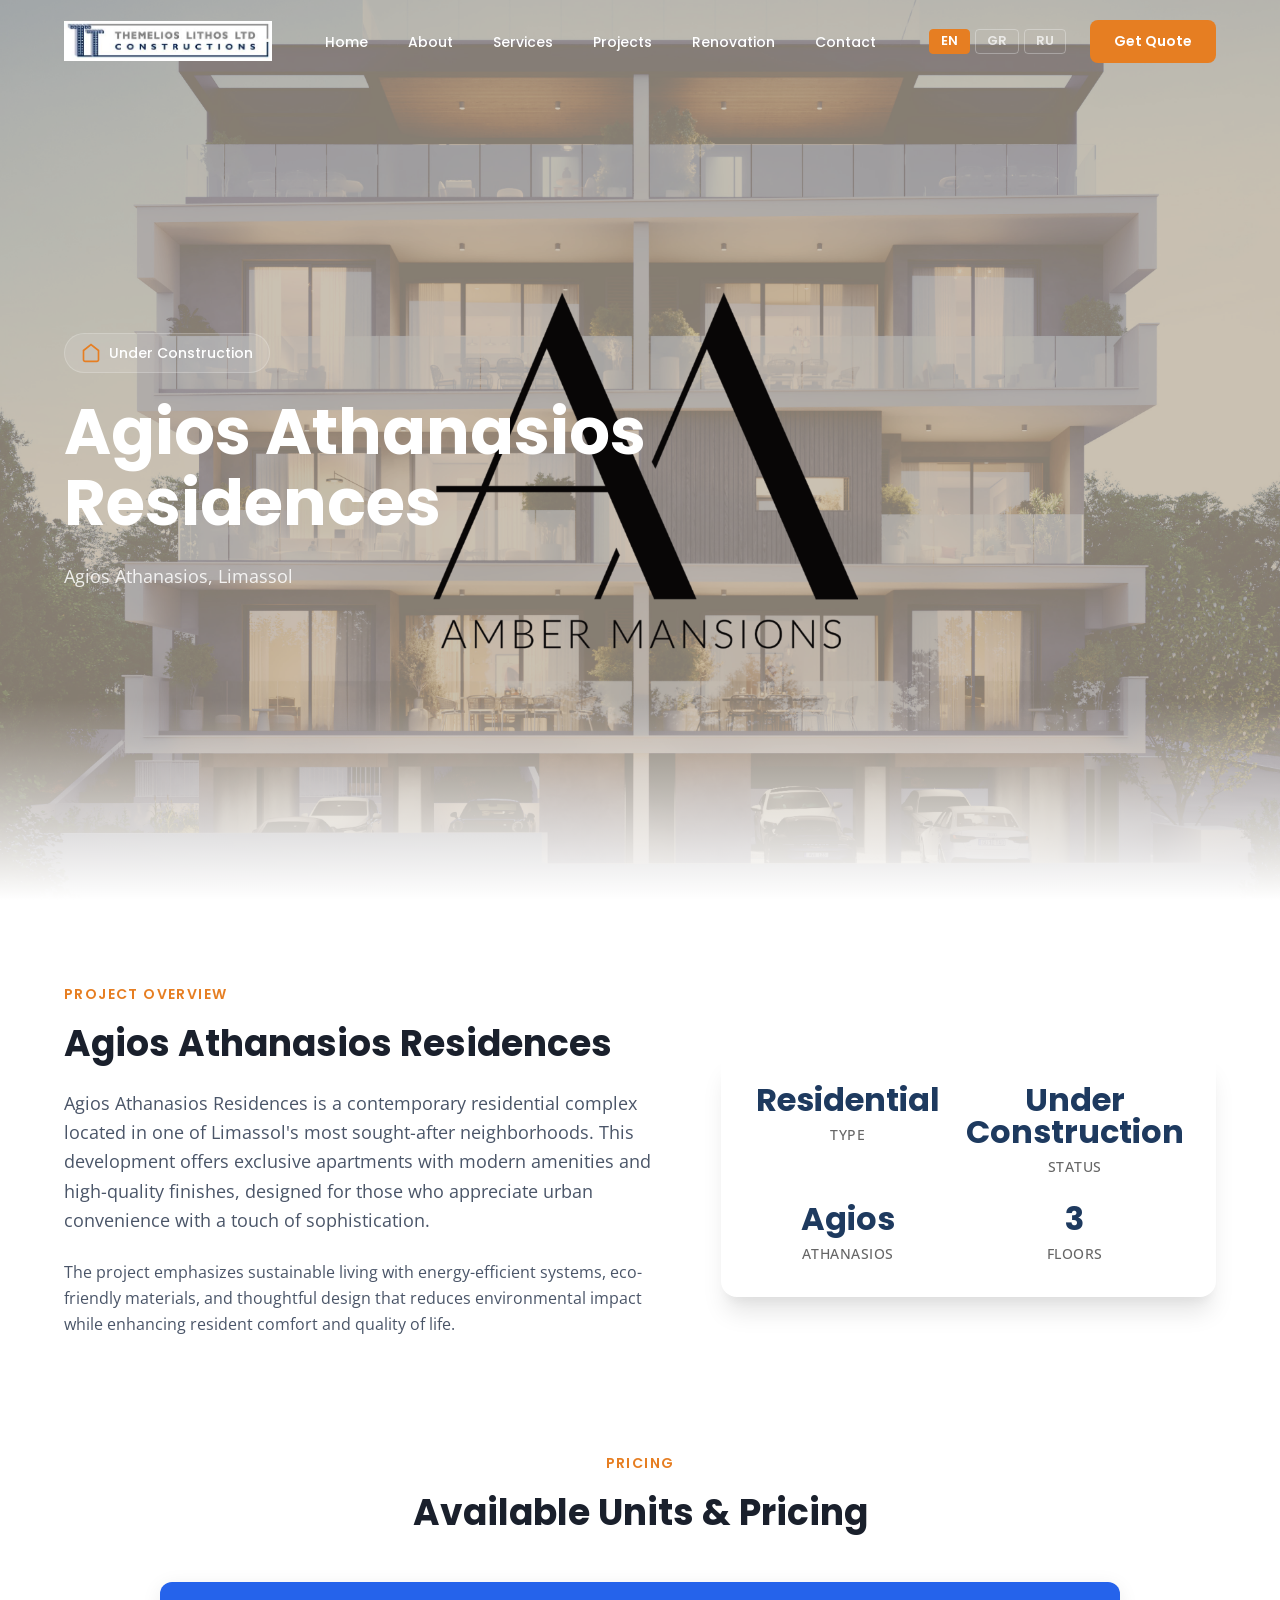
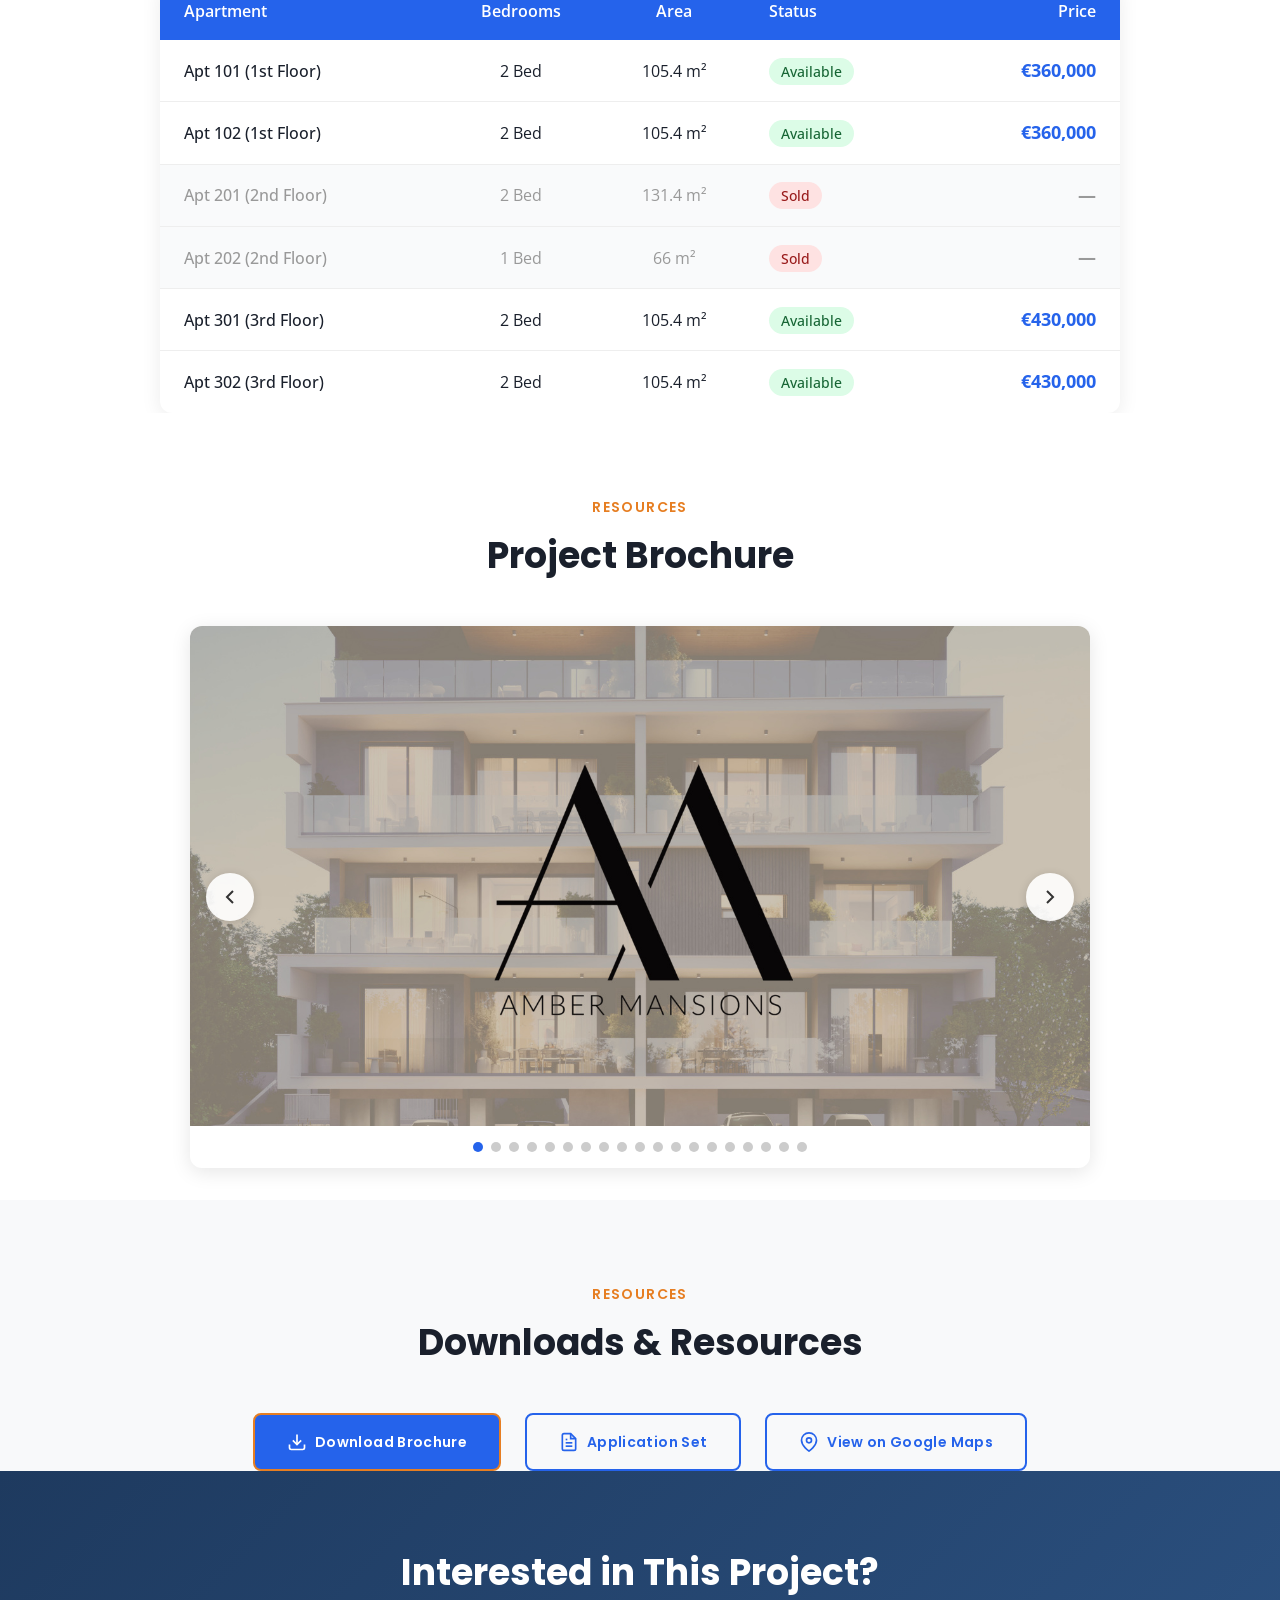
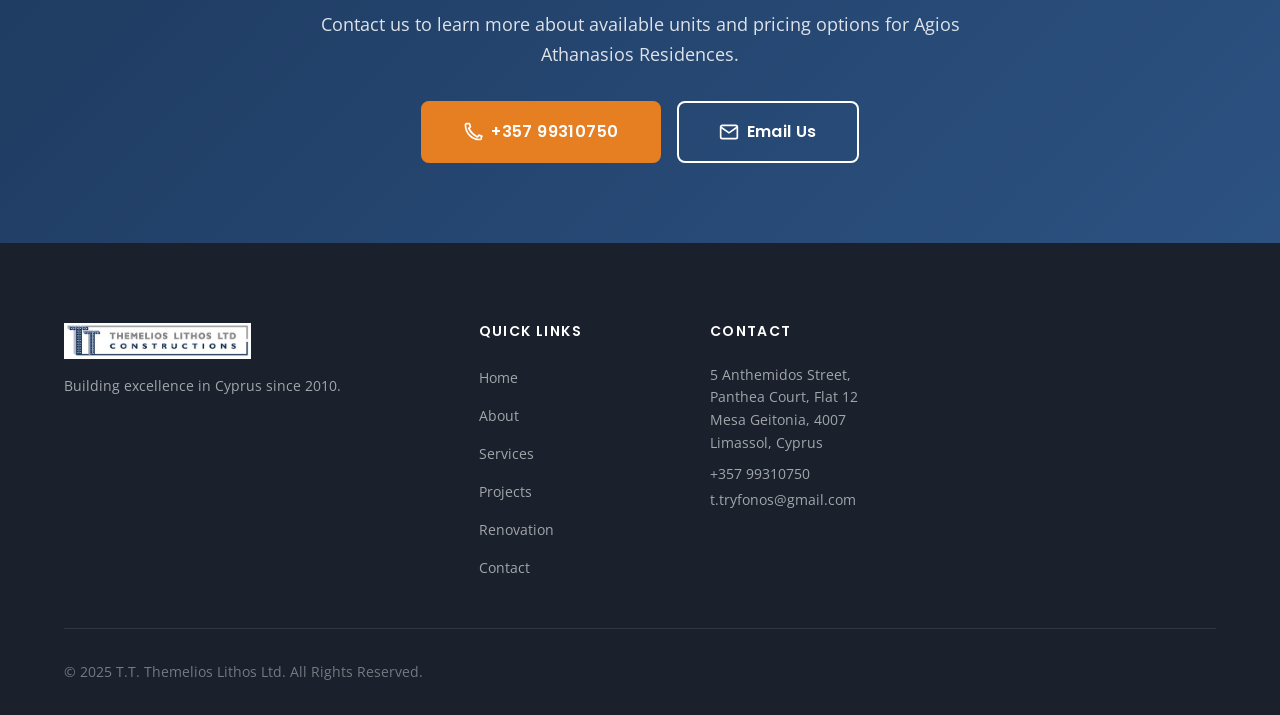
<file: tt-themelios-lithos-website/agios-athanasios-residences.html>
<!DOCTYPE html>
<html lang="en">
<head>
    <meta charset="UTF-8">
    <meta name="viewport" content="width=device-width, initial-scale=1.0">
    <title>Agios Athanasios Residences | T.T. Themelios Lithos Ltd</title>

    <link rel="preconnect" href="https://fonts.googleapis.com">
    <link rel="preconnect" href="https://fonts.gstatic.com" crossorigin>
    <link href="https://fonts.googleapis.com/css2?family=Poppins:wght@400;500;600;700&family=Open+Sans:wght@400;500;600&display=swap" rel="stylesheet">

    <link rel="stylesheet" href="css/variables.css">
    <link rel="stylesheet" href="css/base.css">
    <link rel="stylesheet" href="css/navigation.css">
    <link rel="stylesheet" href="css/hero.css">
    <link rel="stylesheet" href="css/sections.css">
    <link rel="stylesheet" href="css/projects.css">
    <link rel="stylesheet" href="css/footer.css">
    <link rel="stylesheet" href="css/animations.css">
    <link rel="stylesheet" href="css/language-switcher.css">
    <link rel="stylesheet" href="css/project-detail.css">
    <link rel="stylesheet" href="css/carousel.css">
</head>
<body>
    <header class="header" id="header">
        <nav class="nav container">
            <a href="index.html" class="nav-logo">
                <img src="assets/logo/Logo1.jpg" alt="T.T. Themelios Lithos" class="logo-img" style="height: 40px;">
                
            </a>

            <ul class="nav-menu" id="nav-menu">
                <li class="nav-item"><a href="index.html" class="nav-link" data-lang="nav_home">Home</a></li>
                <li class="nav-item"><a href="index.html#about" class="nav-link" data-lang="nav_about">About</a></li>
                <li class="nav-item"><a href="index.html#services" class="nav-link" data-lang="nav_services">Services</a></li>
                <li class="nav-item"><a href="index.html#projects" class="nav-link" data-lang="nav_projects">Projects</a></li>
                <li class="nav-item"><a href="renovation.html" class="nav-link" data-lang="nav_renovation">Renovation</a></li>
                <li class="nav-item"><a href="index.html#contact" class="nav-link" data-lang="nav_contact">Contact</a></li>
            </ul>

            <div class="nav-actions">
                <div class="language-switcher">
                    <button class="lang-inline-btn" data-lang="en">EN</button>
                    <span class="lang-separator">/</span>
                    <button class="lang-inline-btn" data-lang="el">GR</button>
                    <span class="lang-separator">/</span>
                    <button class="lang-inline-btn" data-lang="ru">RU</button>
                </div>
                <a href="index.html#contact" class="nav-cta" data-lang="nav_cta">Get Quote</a>
                <button class="nav-toggle" id="nav-toggle" aria-label="Toggle navigation"><span></span><span></span><span></span></button>
            </div>
        </nav>
    </header>

    <div class="mobile-menu" id="mobile-menu">
        <div class="mobile-menu-content">
            <div class="mobile-nav-header">
                <span class="mobile-logo">T.T. Themelios Lithos</span>
                <button class="mobile-close" id="mobile-close"><svg width="24" height="24" viewBox="0 0 24 24"><path d="M18 6L6 18M6 6L18 18" stroke="currentColor" stroke-width="2"/></svg></button>
            </div>
            <ul class="mobile-nav-menu">
                <li><a href="index.html" class="mobile-nav-link" data-lang="nav_home">Home</a></li>
                <li><a href="index.html#about" class="mobile-nav-link" data-lang="nav_about">About</a></li>
                <li><a href="index.html#services" class="mobile-nav-link" data-lang="nav_services">Services</a></li>
                <li><a href="index.html#projects" class="mobile-nav-link" data-lang="nav_projects">Projects</a></li>
                <li><a href="renovation.html" class="mobile-nav-link" data-lang="nav_renovation">Renovation</a></li>
                <li><a href="index.html#contact" class="mobile-nav-link" data-lang="nav_contact">Contact</a></li>
            </ul>
            <div class="mobile-contact-info">
                <a href="tel:+35799310750">+357 99310750</a>
                <a href="mailto:t.tryfonos@gmail.com">t.tryfonos@gmail.com</a>
            </div>
        </div>
    </div>

    <main>
        <!-- Hero Section -->
        <section class="hero hero-page" id="home">
            <div class="hero-bg">
                <div class="hero-overlay"></div>
                <div class="hero-image" style="background-image: url('assets/projects/agios-athanasios/brochure-cover.png')"></div>
                <div class="hero-gradient"></div>
            </div>
            <div class="hero-content container">
                <div class="hero-text">
                    <div class="hero-badge">
                        <span class="badge-icon"><svg viewBox="0 0 24 24" fill="none"><path d="M3 9L12 2L21 9V20C21 20.5304 20.7893 21.0391 20.4142 21.4142C20.0391 21.7893 19.5304 22 19 22H5C4.46957 22 3.96086 21.7893 3.58579 21.4142C3.21071 21.0391 3 20.5304 3 20V9Z" stroke="currentColor" stroke-width="2"/></svg></span>
                        <span data-lang="status_under_construction">Under Construction</span>
                    </div>
                    <h1 class="hero-title" data-lang="agios_title">Agios Athanasios Residences</h1>
                    <p class="hero-tagline">Agios Athanasios, Limassol</p>
                </div>
            </div>
        </section>

        <!-- Project Overview -->
        <section class="about section" id="overview">
            <div class="container">
                <div class="about-grid">
                    <div class="about-content reveal-up">
                        <span class="section-label" data-lang="overview_title">Project Overview</span>
                        <h2 class="section-title" data-lang="agios_title">Agios Athanasios Residences</h2>
                        <p class="about-lead" data-lang="agios_overview">Contemporary residential complex with sustainable design and urban sophistication in one of Limassol's most sought-after neighborhoods.</p>
                        <p class="about-text" data-lang="agios_overview_2">Located in Agios Athanasios, this residential development offers modern apartments with high-quality finishes. The project features a variety of unit sizes to suit different needs, with prices starting from &euro;360,000.</p>
                    </div>
                    <div class="about-image reveal-left">
                        <div class="about-image-wrapper">
                            <div class="overview-stats" style="display: grid; grid-template-columns: 1fr 1fr; gap: 1.5rem; padding: 2rem;">
                                <div class="stat-item" style="text-align: center;">
                                    <span class="stat-number" style="font-size: 2rem; font-weight: 700; color: var(--color-primary);">Residential</span>
                                    <span class="stat-label" data-lang="stat_type" style="display: block; font-size: 0.875rem; color: #666;">Type</span>
                                </div>
                                <div class="stat-item" style="text-align: center;">
                                    <span class="stat-number" style="font-size: 2rem; font-weight: 700; color: var(--color-primary);">Under Construction</span>
                                    <span class="stat-label" data-lang="stat_status" style="display: block; font-size: 0.875rem; color: #666;">Status</span>
                                </div>
                                <div class="stat-item" style="text-align: center;">
                                    <span class="stat-number" style="font-size: 2rem; font-weight: 700; color: var(--color-primary);">Agios</span>
                                    <span class="stat-label" style="display: block; font-size: 0.875rem; color: #666;">Athanasios</span>
                                </div>
                                <div class="stat-item" style="text-align: center;">
                                    <span class="stat-number" style="font-size: 2rem; font-weight: 700; color: var(--color-primary);">3</span>
                                    <span class="stat-label" data-lang="stat_floors" style="display: block; font-size: 0.875rem; color: #666;">Floors</span>
                                </div>
                            </div>
                        </div>
                    </div>
                </div>
            </div>
        </section>

        <!-- Pricing Section -->
        <section class="projects section" id="pricing">
            <div class="container">
                <div class="projects-header reveal-up">
                    <span class="section-label" data-lang="pricing_title">Pricing</span>
                    <h2 class="section-title" data-lang="agios_pricing_heading">Available Units & Pricing</h2>
                </div>
                <div style="max-width: 960px; margin: 0 auto;">
                    <table style="width: 100%; border-collapse: collapse; background: var(--white, #fff); border-radius: 12px; overflow: hidden; box-shadow: 0 4px 20px rgba(0,0,0,0.08);">
                        <thead>
                            <tr style="background: var(--primary, #2563eb); color: #fff;">
                                <th style="padding: 1rem 1.5rem; text-align: left; font-weight: 600;">Apartment</th>
                                <th style="padding: 1rem 1rem; text-align: center; font-weight: 600;">Bedrooms</th>
                                <th style="padding: 1rem 1rem; text-align: center; font-weight: 600;">Area</th>
                                <th style="padding: 1rem 1.5rem; text-align: left; font-weight: 600;" data-lang="table_status">Status</th>
                                <th style="padding: 1rem 1.5rem; text-align: right; font-weight: 600;" data-lang="table_price">Price</th>
                            </tr>
                        </thead>
                        <tbody>
                            <tr style="border-bottom: 1px solid #eee;">
                                <td style="padding: 1rem 1.5rem; font-weight: 500;">Apt 101 (1st Floor)</td>
                                <td style="padding: 1rem 1rem; text-align: center;">2 Bed</td>
                                <td style="padding: 1rem 1rem; text-align: center;">105.4 m&sup2;</td>
                                <td style="padding: 1rem 1.5rem;"><span style="background: #dcfce7; color: #166534; padding: 0.25rem 0.75rem; border-radius: 20px; font-size: 0.875rem; font-weight: 500;" data-lang="status_available">Available</span></td>
                                <td style="padding: 1rem 1.5rem; text-align: right; font-weight: 700; color: var(--primary, #2563eb); font-size: 1.125rem;">&euro;360,000</td>
                            </tr>
                            <tr style="border-bottom: 1px solid #eee;">
                                <td style="padding: 1rem 1.5rem; font-weight: 500;">Apt 102 (1st Floor)</td>
                                <td style="padding: 1rem 1rem; text-align: center;">2 Bed</td>
                                <td style="padding: 1rem 1rem; text-align: center;">105.4 m&sup2;</td>
                                <td style="padding: 1rem 1.5rem;"><span style="background: #dcfce7; color: #166534; padding: 0.25rem 0.75rem; border-radius: 20px; font-size: 0.875rem; font-weight: 500;" data-lang="status_available">Available</span></td>
                                <td style="padding: 1rem 1.5rem; text-align: right; font-weight: 700; color: var(--primary, #2563eb); font-size: 1.125rem;">&euro;360,000</td>
                            </tr>
                            <tr style="border-bottom: 1px solid #eee; background: #f9fafb;">
                                <td style="padding: 1rem 1.5rem; font-weight: 500; color: #999;">Apt 201 (2nd Floor)</td>
                                <td style="padding: 1rem 1rem; text-align: center; color: #999;">2 Bed</td>
                                <td style="padding: 1rem 1rem; text-align: center; color: #999;">131.4 m&sup2;</td>
                                <td style="padding: 1rem 1.5rem;"><span style="background: #fee2e2; color: #991b1b; padding: 0.25rem 0.75rem; border-radius: 20px; font-size: 0.875rem; font-weight: 500;" data-lang="status_sold">Sold</span></td>
                                <td style="padding: 1rem 1.5rem; text-align: right; font-weight: 700; color: #999; font-size: 1.125rem;">&mdash;</td>
                            </tr>
                            <tr style="border-bottom: 1px solid #eee; background: #f9fafb;">
                                <td style="padding: 1rem 1.5rem; font-weight: 500; color: #999;">Apt 202 (2nd Floor)</td>
                                <td style="padding: 1rem 1rem; text-align: center; color: #999;">1 Bed</td>
                                <td style="padding: 1rem 1rem; text-align: center; color: #999;">66 m&sup2;</td>
                                <td style="padding: 1rem 1.5rem;"><span style="background: #fee2e2; color: #991b1b; padding: 0.25rem 0.75rem; border-radius: 20px; font-size: 0.875rem; font-weight: 500;" data-lang="status_sold">Sold</span></td>
                                <td style="padding: 1rem 1.5rem; text-align: right; font-weight: 700; color: #999; font-size: 1.125rem;">&mdash;</td>
                            </tr>
                            <tr style="border-bottom: 1px solid #eee;">
                                <td style="padding: 1rem 1.5rem; font-weight: 500;">Apt 301 (3rd Floor)</td>
                                <td style="padding: 1rem 1rem; text-align: center;">2 Bed</td>
                                <td style="padding: 1rem 1rem; text-align: center;">105.4 m&sup2;</td>
                                <td style="padding: 1rem 1.5rem;"><span style="background: #dcfce7; color: #166534; padding: 0.25rem 0.75rem; border-radius: 20px; font-size: 0.875rem; font-weight: 500;" data-lang="status_available">Available</span></td>
                                <td style="padding: 1rem 1.5rem; text-align: right; font-weight: 700; color: var(--primary, #2563eb); font-size: 1.125rem;">&euro;430,000</td>
                            </tr>
                            <tr>
                                <td style="padding: 1rem 1.5rem; font-weight: 500;">Apt 302 (3rd Floor)</td>
                                <td style="padding: 1rem 1rem; text-align: center;">2 Bed</td>
                                <td style="padding: 1rem 1rem; text-align: center;">105.4 m&sup2;</td>
                                <td style="padding: 1rem 1.5rem;"><span style="background: #dcfce7; color: #166534; padding: 0.25rem 0.75rem; border-radius: 20px; font-size: 0.875rem; font-weight: 500;" data-lang="status_available">Available</span></td>
                                <td style="padding: 1rem 1.5rem; text-align: right; font-weight: 700; color: var(--primary, #2563eb); font-size: 1.125rem;">&euro;430,000</td>
                            </tr>
                        </tbody>
                    </table>
                </div>
            </div>
        </section>

        <!-- Brochure Carousel -->
        <section class="projects section" id="brochure">
            <div class="container">
                <div class="projects-header reveal-up">
                    <span class="section-label" data-lang="resources_title">Resources</span>
                    <h2 class="section-title" data-lang="agios_brochure_heading">Project Brochure</h2>
                </div>
                <div class="photo-carousel">
                    <div class="carousel-track">
                        <div class="carousel-slide">
                            <img src="assets/brochure-pages/agios-athanasios-brochure/page-01.jpg" alt="Brochure page 1" loading="lazy">
                        </div>
                        <div class="carousel-slide">
                            <img src="assets/brochure-pages/agios-athanasios-brochure/page-02.jpg" alt="Brochure page 2" loading="lazy">
                        </div>
                        <div class="carousel-slide">
                            <img src="assets/brochure-pages/agios-athanasios-brochure/page-03.jpg" alt="Brochure page 3" loading="lazy">
                        </div>
                        <div class="carousel-slide">
                            <img src="assets/brochure-pages/agios-athanasios-brochure/page-04.jpg" alt="Brochure page 4" loading="lazy">
                        </div>
                        <div class="carousel-slide">
                            <img src="assets/brochure-pages/agios-athanasios-brochure/page-05.jpg" alt="Brochure page 5" loading="lazy">
                        </div>
                        <div class="carousel-slide">
                            <img src="assets/brochure-pages/agios-athanasios-brochure/page-06.jpg" alt="Brochure page 6" loading="lazy">
                        </div>
                        <div class="carousel-slide">
                            <img src="assets/brochure-pages/agios-athanasios-brochure/page-07.jpg" alt="Brochure page 7" loading="lazy">
                        </div>
                        <div class="carousel-slide">
                            <img src="assets/brochure-pages/agios-athanasios-brochure/page-08.jpg" alt="Brochure page 8" loading="lazy">
                        </div>
                        <div class="carousel-slide">
                            <img src="assets/brochure-pages/agios-athanasios-brochure/page-09.jpg" alt="Brochure page 9" loading="lazy">
                        </div>
                        <div class="carousel-slide">
                            <img src="assets/brochure-pages/agios-athanasios-brochure/page-10.jpg" alt="Brochure page 10" loading="lazy">
                        </div>
                        <div class="carousel-slide">
                            <img src="assets/brochure-pages/agios-athanasios-brochure/page-11.jpg" alt="Brochure page 11" loading="lazy">
                        </div>
                        <div class="carousel-slide">
                            <img src="assets/brochure-pages/agios-athanasios-brochure/page-12.jpg" alt="Brochure page 12" loading="lazy">
                        </div>
                        <div class="carousel-slide">
                            <img src="assets/brochure-pages/agios-athanasios-brochure/page-13.jpg" alt="Brochure page 13" loading="lazy">
                        </div>
                        <div class="carousel-slide">
                            <img src="assets/brochure-pages/agios-athanasios-brochure/page-14.jpg" alt="Brochure page 14" loading="lazy">
                        </div>
                        <div class="carousel-slide">
                            <img src="assets/brochure-pages/agios-athanasios-brochure/page-15.jpg" alt="Brochure page 15" loading="lazy">
                        </div>
                        <div class="carousel-slide">
                            <img src="assets/brochure-pages/agios-athanasios-brochure/page-16.jpg" alt="Brochure page 16" loading="lazy">
                        </div>
                        <div class="carousel-slide">
                            <img src="assets/brochure-pages/agios-athanasios-brochure/page-17.jpg" alt="Brochure page 17" loading="lazy">
                        </div>
                        <div class="carousel-slide">
                            <img src="assets/brochure-pages/agios-athanasios-brochure/page-18.jpg" alt="Brochure page 18" loading="lazy">
                        </div>
                        <div class="carousel-slide">
                            <img src="assets/brochure-pages/agios-athanasios-brochure/page-19.jpg" alt="Brochure page 19" loading="lazy">
                        </div>
                    </div>
                    <button class="carousel-btn carousel-prev" aria-label="Previous">
                        <svg width="24" height="24" viewBox="0 0 24 24" fill="none" stroke="currentColor" stroke-width="2"><path d="M15 18l-6-6 6-6"/></svg>
                    </button>
                    <button class="carousel-btn carousel-next" aria-label="Next">
                        <svg width="24" height="24" viewBox="0 0 24 24" fill="none" stroke="currentColor" stroke-width="2"><path d="M9 18l6-6-6-6"/></svg>
                    </button>
                    <div class="carousel-dots"></div>
                </div>
            </div>
        </section>

        <!-- Downloads & Resources -->
        <section class="projects section" id="downloads" style="background: var(--light, #f8f9fa);">
            <div class="container">
                <div class="projects-header reveal-up">
                    <span class="section-label" data-lang="resources_title">Resources</span>
                    <h2 class="section-title" data-lang="agios_resources_heading">Downloads & Resources</h2>
                </div>
                <div style="display: flex; flex-wrap: wrap; gap: 1.5rem; justify-content: center; margin-top: 2rem;">
                    <a href="assets/brochures/agios-athanasios-brochure.pdf" target="_blank" class="btn btn-primary" style="display: inline-flex; align-items: center; gap: 0.5rem; padding: 1rem 2rem; background: var(--primary, #2563eb); color: #fff; text-decoration: none; border-radius: 8px; font-weight: 600; transition: all 0.3s ease;">
                        <svg width="20" height="20" viewBox="0 0 24 24" fill="none" stroke="currentColor" stroke-width="2"><path d="M21 15v4a2 2 0 0 1-2 2H5a2 2 0 0 1-2-2v-4"/><polyline points="7 10 12 15 17 10"/><line x1="12" y1="15" x2="12" y2="3"/></svg>
                        <span data-lang="download_brochure">Download Brochure</span>
                    </a>
                    <a href="assets/brochures/agios-athanasios-application.pdf" target="_blank" class="btn btn-secondary" style="display: inline-flex; align-items: center; gap: 0.5rem; padding: 1rem 2rem; background: transparent; color: var(--primary, #2563eb); text-decoration: none; border-radius: 8px; font-weight: 600; border: 2px solid var(--primary, #2563eb); transition: all 0.3s ease;">
                        <svg width="20" height="20" viewBox="0 0 24 24" fill="none" stroke="currentColor" stroke-width="2"><path d="M14 2H6a2 2 0 0 0-2 2v16a2 2 0 0 0 2 2h12a2 2 0 0 0 2-2V8z"/><polyline points="14 2 14 8 20 8"/><line x1="16" y1="13" x2="8" y2="13"/><line x1="16" y1="17" x2="8" y2="17"/><polyline points="10 9 9 9 8 9"/></svg>
                        <span data-lang="download_application">Application Set</span>
                    </a>
                    <a href="https://maps.app.goo.gl/V576GJ7FWSD4xAVL9" target="_blank" rel="noopener noreferrer" class="btn btn-secondary" style="display: inline-flex; align-items: center; gap: 0.5rem; padding: 1rem 2rem; background: transparent; color: var(--primary, #2563eb); text-decoration: none; border-radius: 8px; font-weight: 600; border: 2px solid var(--primary, #2563eb); transition: all 0.3s ease;">
                        <svg width="20" height="20" viewBox="0 0 24 24" fill="none" stroke="currentColor" stroke-width="2"><path d="M21 10c0 7-9 13-9 13s-9-6-9-13a9 9 0 0 1 18 0z"></path><circle cx="12" cy="10" r="3"></circle></svg>
                        <span data-lang="view_on_map">View on Google Maps</span>
                    </a>
                </div>
            </div>
        </section>

        <!-- Contact CTA -->
        <section class="cta-section">
            <div class="container">
                <div class="cta-content reveal-up">
                    <h2 class="cta-title" data-lang="interest_title">Interested in This Project?</h2>
                    <p class="cta-text" data-lang="agios_interest_text">Contact us to learn more about available units and pricing options for Agios Athanasios Residences.</p>
                    <div class="cta-buttons">
                        <a href="tel:+35799310750" class="btn btn-primary btn-lg">
                            <svg viewBox="0 0 24 24" fill="none"><path d="M22 16.92V19.92C22 20.48 21.56 20.96 21 20.99C20.62 21 20.23 21 19.84 21C10.83 21 3.00003 13.17 3.00003 4.16C3.00003 3.77 3.00003 3.38 3.01003 3C3.04003 2.44 3.52003 2 4.08003 2H7.08003C7.56003 2 7.98003 2.34 8.07003 2.81C8.23003 3.67 8.49003 4.5 8.85003 5.31C8.97003 5.57 8.91003 5.87 8.69003 6.06L6.89003 7.5C9.21003 11.97 12.81 15.57 17.28 17.89L18.72 16.09C18.91 15.87 19.21 15.81 19.47 15.93C20.28 16.29 21.11 16.55 21.97 16.71C22.44 16.8 22.78 17.22 22.78 17.7V16.92" stroke="currentColor" stroke-width="2"/></svg>
                            <span>+357 99310750</span>
                        </a>
                        <a href="mailto:t.tryfonos@gmail.com" class="btn btn-secondary btn-lg">
                            <svg viewBox="0 0 24 24" fill="none"><rect x="2" y="4" width="20" height="16" rx="2" stroke="currentColor" stroke-width="2"/><path d="M22 6L12 13L2 6" stroke="currentColor" stroke-width="2"/></svg>
                            <span data-lang="email_us">Email Us</span>
                        </a>
                    </div>
                </div>
            </div>
        </section>
    </main>

    <!-- Footer -->
    <footer class="footer">
        <div class="container">
            <div class="footer-grid">
                <div class="footer-brand">
                    <a href="index.html" class="footer-logo">
                        <img src="assets/logo/Logo1.jpg" alt="T.T. Themelios Lithos" style="height: 36px;">
                    </a>
                    <p class="footer-tagline" data-lang="footer_tagline">Building excellence in Cyprus since 2010.</p>
                </div>
                <div class="footer-links">
                    <h4 class="footer-heading" data-lang="footer_quick_links">Quick Links</h4>
                    <ul>
                        <li><a href="index.html" data-lang="nav_home">Home</a></li>
                        <li><a href="index.html#about" data-lang="nav_about">About</a></li>
                        <li><a href="index.html#services" data-lang="nav_services">Services</a></li>
                        <li><a href="index.html#projects" data-lang="nav_projects">Projects</a></li>
                        <li><a href="renovation.html" data-lang="nav_renovation">Renovation</a></li>
                        <li><a href="index.html#contact" data-lang="nav_contact">Contact</a></li>
                    </ul>
                </div>
                <div class="footer-contact">
                    <h4 class="footer-heading" data-lang="footer_contact">Contact</h4>
                    <address>
                        <p>5 Anthemidos Street, Panthea Court, Flat 12</p>
                        <p>Mesa Geitonia, 4007 Limassol, Cyprus</p>
                    </address>
                    <p><a href="tel:+35799310750">+357 99310750</a></p>
                    <p><a href="mailto:t.tryfonos@gmail.com">t.tryfonos@gmail.com</a></p>
                </div>
            </div>
            <div class="footer-bottom">
                <p class="footer-copyright">&copy; 2025 T.T. Themelios Lithos Ltd. <span data-lang="footer_rights">All Rights Reserved.</span></p>
            </div>
        </div>
    </footer>

    <script src="js/navigation.js"></script>
    <script src="js/animations.js"></script>
    <script src="js/main.js"></script>
    <script src="js/carousel.js"></script>
</body>
</html>
</file>
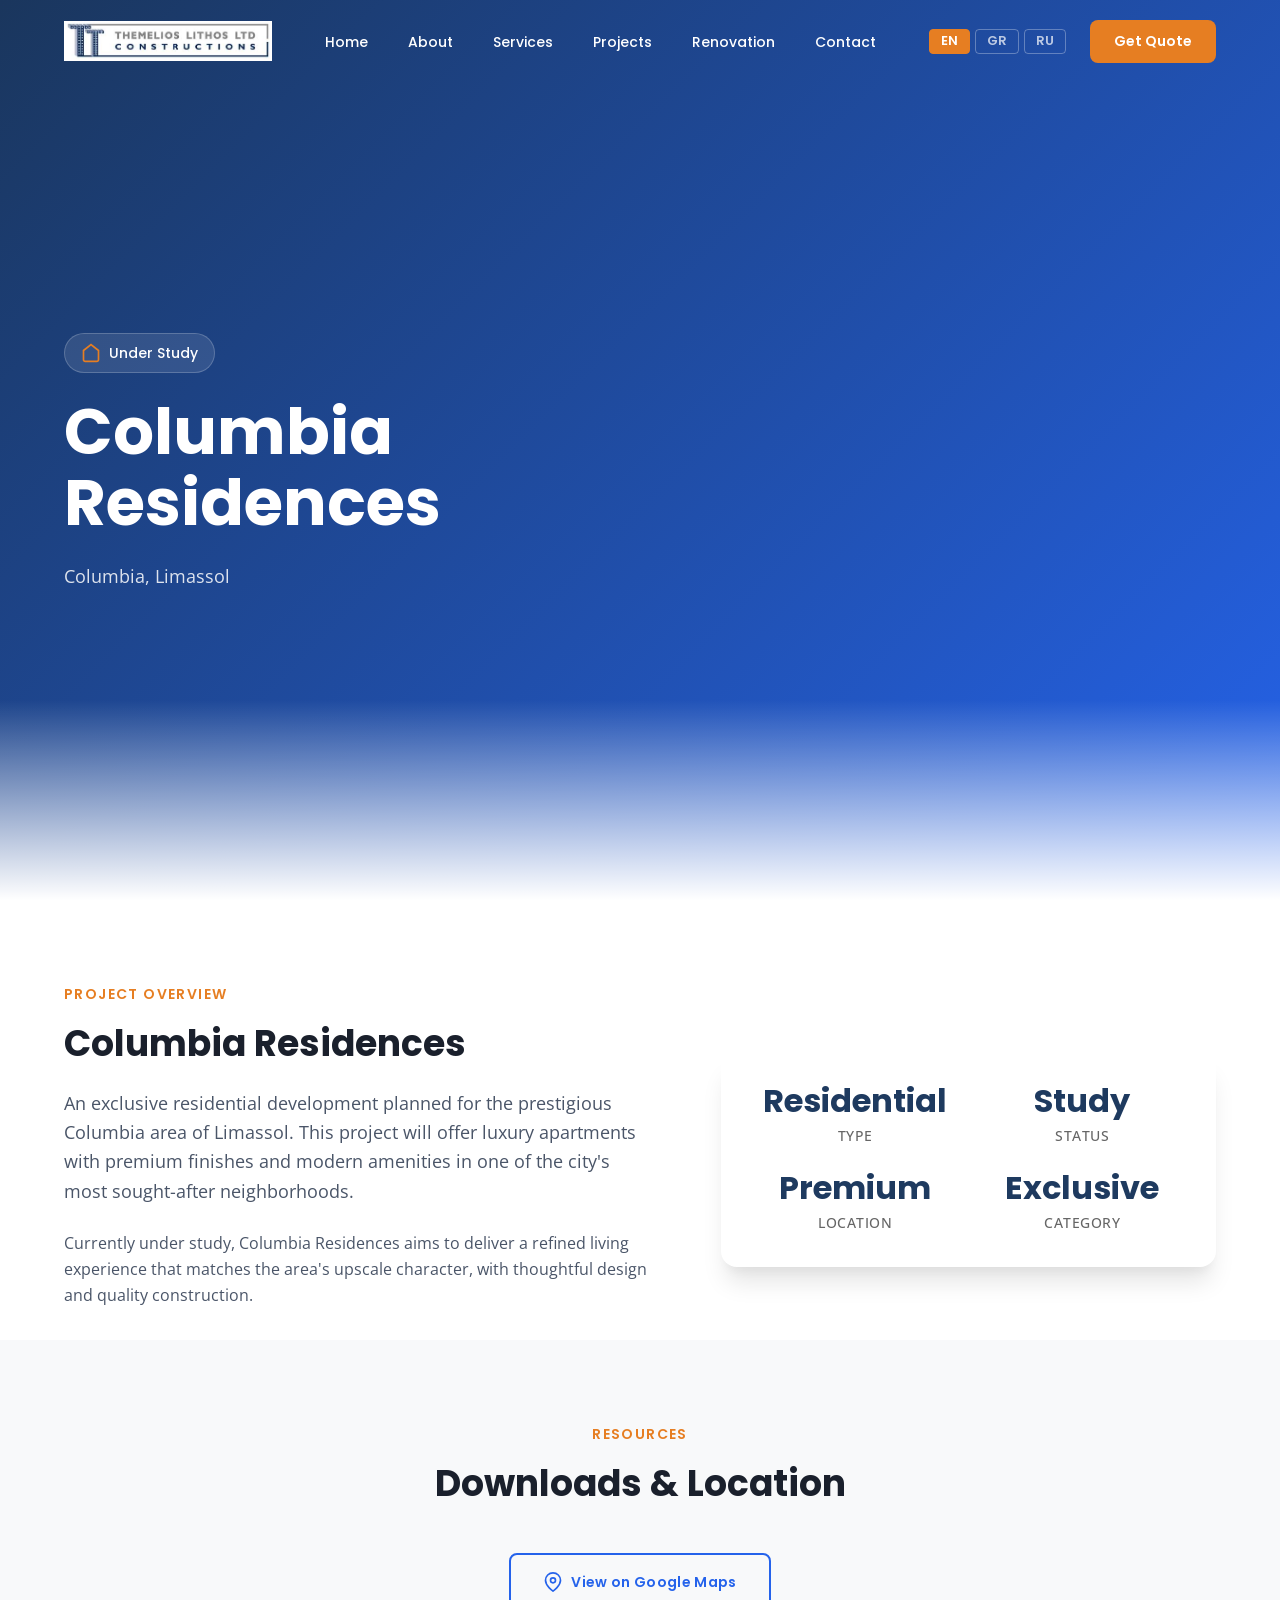
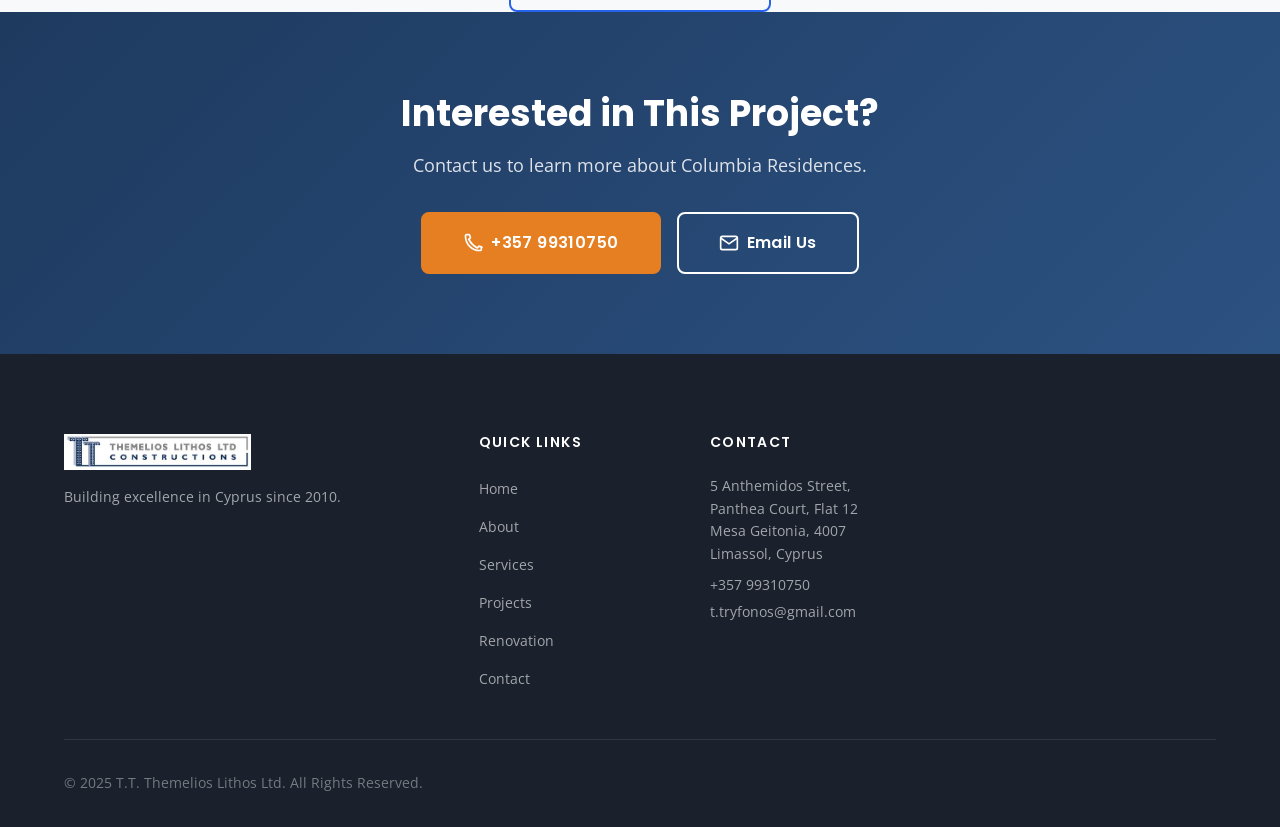
<file: tt-themelios-lithos-website/columbia-residences.html>
<!DOCTYPE html>
<html lang="en">
<head>
    <meta charset="UTF-8">
    <meta name="viewport" content="width=device-width, initial-scale=1.0">
    <title>Columbia Residences | T.T. Themelios Lithos Ltd</title>

    <link rel="preconnect" href="https://fonts.googleapis.com">
    <link rel="preconnect" href="https://fonts.gstatic.com" crossorigin>
    <link href="https://fonts.googleapis.com/css2?family=Poppins:wght@400;500;600;700&family=Open+Sans:wght@400;500;600&display=swap" rel="stylesheet">

    <link rel="stylesheet" href="css/variables.css">
    <link rel="stylesheet" href="css/base.css">
    <link rel="stylesheet" href="css/navigation.css">
    <link rel="stylesheet" href="css/hero.css">
    <link rel="stylesheet" href="css/sections.css">
    <link rel="stylesheet" href="css/projects.css">
    <link rel="stylesheet" href="css/footer.css">
    <link rel="stylesheet" href="css/animations.css">
    <link rel="stylesheet" href="css/language-switcher.css">
    <link rel="stylesheet" href="css/project-detail.css">
    <link rel="stylesheet" href="css/carousel.css">
</head>
<body>
    <header class="header" id="header">
        <nav class="nav container">
            <a href="index.html" class="nav-logo">
                <img src="assets/logo/Logo1.jpg" alt="T.T. Themelios Lithos" class="logo-img" style="height: 40px;">
                
            </a>

            <ul class="nav-menu" id="nav-menu">
                <li class="nav-item"><a href="index.html" class="nav-link" data-lang="nav_home">Home</a></li>
                <li class="nav-item"><a href="index.html#about" class="nav-link" data-lang="nav_about">About</a></li>
                <li class="nav-item"><a href="index.html#services" class="nav-link" data-lang="nav_services">Services</a></li>
                <li class="nav-item"><a href="index.html#projects" class="nav-link" data-lang="nav_projects">Projects</a></li>
                <li class="nav-item"><a href="renovation.html" class="nav-link" data-lang="nav_renovation">Renovation</a></li>
                <li class="nav-item"><a href="index.html#contact" class="nav-link" data-lang="nav_contact">Contact</a></li>
            </ul>

            <div class="nav-actions">
                                <div class="language-switcher">
                    <button class="lang-inline-btn" data-lang="en">EN</button>
                    <span class="lang-separator">/</span>
                    <button class="lang-inline-btn" data-lang="el">GR</button>
                    <span class="lang-separator">/</span>
                    <button class="lang-inline-btn" data-lang="ru">RU</button>
                </div>
                <a href="index.html#contact" class="nav-cta" data-lang="nav_cta">Get Quote</a>
                <button class="nav-toggle" id="nav-toggle" aria-label="Toggle navigation"><span></span><span></span><span></span></button>
            </div>
        </nav>
    </header>

    <div class="mobile-menu" id="mobile-menu">
        <div class="mobile-menu-content">
            <div class="mobile-nav-header">
                <span class="mobile-logo">T.T. Themelios Lithos</span>
                <button class="mobile-close" id="mobile-close"><svg width="24" height="24" viewBox="0 0 24 24"><path d="M18 6L6 18M6 6L18 18" stroke="currentColor" stroke-width="2"/></svg></button>
            </div>
            <ul class="mobile-nav-menu">
                <li><a href="index.html" class="mobile-nav-link" data-lang="nav_home">Home</a></li>
                <li><a href="index.html#about" class="mobile-nav-link" data-lang="nav_about">About</a></li>
                <li><a href="index.html#services" class="mobile-nav-link" data-lang="nav_services">Services</a></li>
                <li><a href="index.html#projects" class="mobile-nav-link" data-lang="nav_projects">Projects</a></li>
                <li><a href="renovation.html" class="mobile-nav-link" data-lang="nav_renovation">Renovation</a></li>
                <li><a href="index.html#contact" class="mobile-nav-link" data-lang="nav_contact">Contact</a></li>
            </ul>
            <div class="mobile-contact-info">
                <a href="tel:+35799310750">+357 99310750</a>
                <a href="mailto:t.tryfonos@gmail.com">t.tryfonos@gmail.com</a>
            </div>
        </div>
    </div>

    <main>
        <!-- Hero Section -->
        <section class="hero hero-page" id="home">
            <div class="hero-bg">
                <div class="hero-overlay"></div>
                <div class="hero-image" style="background: linear-gradient(135deg, #1a365d 0%, #2563eb 100%)"></div>
                <div class="hero-gradient"></div>
            </div>
            <div class="hero-content container">
                <div class="hero-text">
                    <div class="hero-badge">
                        <span class="badge-icon"><svg viewBox="0 0 24 24" fill="none"><path d="M3 9L12 2L21 9V20C21 20.5304 20.7893 21.0391 20.4142 21.4142C20.0391 21.7893 19.5304 22 19 22H5C4.46957 22 3.96086 21.7893 3.58579 21.4142C3.21071 21.0391 3 20.5304 3 20V9Z" stroke="currentColor" stroke-width="2"/></svg></span>
                        <span data-lang="status_under_study">Under Study</span>
                    </div>
                    <h1 class="hero-title" data-lang="columbia_title">Columbia Residences</h1>
                    <p class="hero-tagline">Columbia, Limassol</p>
                </div>
            </div>
        </section>

        <!-- Project Overview -->
        <section class="about section" id="overview">
            <div class="container">
                <div class="about-grid">
                    <div class="about-content reveal-up">
                        <span class="section-label" data-lang="overview_title">Project Overview</span>
                        <h2 class="section-title" data-lang="columbia_title">Columbia Residences</h2>
                        <p class="about-lead" data-lang="columbia_overview">Columbia Residences is an upcoming exclusive residential development planned for the prestigious Columbia area of Limassol. This project will deliver luxury apartments that embody contemporary design and premium quality in one of the city's most desirable locations.</p>
                        <p class="about-text" data-lang="columbia_overview_2">Currently in the study phase, Columbia Residences is being designed to offer an exceptional living experience with carefully curated spaces, modern amenities, and the tranquil sophistication that defines the Columbia neighborhood.</p>
                    </div>
                    <div class="about-image reveal-left">
                        <div class="about-image-wrapper">
                            <div class="overview-stats" style="display: grid; grid-template-columns: 1fr 1fr; gap: 1.5rem; padding: 2rem;">
                                <div class="stat-item" style="text-align: center;">
                                    <span class="stat-number" style="font-size: 2rem; font-weight: 700; color: var(--color-primary);">Residential</span>
                                    <span class="stat-label" data-lang="stat_type" style="display: block; font-size: 0.875rem; color: #666;">Type</span>
                                </div>
                                <div class="stat-item" style="text-align: center;">
                                    <span class="stat-number" style="font-size: 2rem; font-weight: 700; color: var(--color-primary);">Study</span>
                                    <span class="stat-label" data-lang="stat_status" style="display: block; font-size: 0.875rem; color: #666;">Status</span>
                                </div>
                                <div class="stat-item" style="text-align: center;">
                                    <span class="stat-number" style="font-size: 2rem; font-weight: 700; color: var(--color-primary);">Premium</span>
                                    <span class="stat-label" data-lang="stat_location" style="display: block; font-size: 0.875rem; color: #666;">Location</span>
                                </div>
                                <div class="stat-item" style="text-align: center;">
                                    <span class="stat-number" style="font-size: 2rem; font-weight: 700; color: var(--color-primary);">Exclusive</span>
                                    <span class="stat-label" data-lang="stat_category" style="display: block; font-size: 0.875rem; color: #666;">Category</span>
                                </div>
                            </div>
                        </div>
                    </div>
                </div>
            </div>
        </section>

        <!-- Downloads & Location -->
        <section class="projects section" id="downloads" style="background: var(--light, #f8f9fa);">
            <div class="container">
                <div class="projects-header reveal-up">
                    <span class="section-label" data-lang="resources_title">Resources</span>
                    <h2 class="section-title" data-lang="columbia_resources_heading">Downloads & Location</h2>
                </div>
                <div style="display: flex; flex-wrap: wrap; gap: 1.5rem; justify-content: center; margin-top: 2rem;">
                    <a href="https://maps.app.goo.gl/CVpCJ2v8BVuc65kU6" target="_blank" rel="noopener noreferrer" class="btn btn-secondary" style="display: inline-flex; align-items: center; gap: 0.5rem; padding: 1rem 2rem; background: transparent; color: var(--primary, #2563eb); text-decoration: none; border-radius: 8px; font-weight: 600; border: 2px solid var(--primary, #2563eb); transition: all 0.3s ease;">
                        <svg width="20" height="20" viewBox="0 0 24 24" fill="none" stroke="currentColor" stroke-width="2"><path d="M21 10c0 7-9 13-9 13s-9-6-9-13a9 9 0 0 1 18 0z"></path><circle cx="12" cy="10" r="3"></circle></svg>
                        <span data-lang="view_on_map">View on Google Maps</span>
                    </a>
                </div>
            </div>
        </section>

        <!-- Contact CTA -->
        <section class="cta-section">
            <div class="container">
                <div class="cta-content reveal-up">
                    <h2 class="cta-title" data-lang="interest_title">Interested in This Project?</h2>
                    <p class="cta-text" data-lang="columbia_interest_text">Contact us to learn more about Columbia Residences and register your interest for this upcoming development.</p>
                    <div class="cta-buttons">
                        <a href="tel:+35799310750" class="btn btn-primary btn-lg">
                            <svg viewBox="0 0 24 24" fill="none"><path d="M22 16.92V19.92C22 20.48 21.56 20.96 21 20.99C20.62 21 20.23 21 19.84 21C10.83 21 3.00003 13.17 3.00003 4.16C3.00003 3.77 3.00003 3.38 3.01003 3C3.04003 2.44 3.52003 2 4.08003 2H7.08003C7.56003 2 7.98003 2.34 8.07003 2.81C8.23003 3.67 8.49003 4.5 8.85003 5.31C8.97003 5.57 8.91003 5.87 8.69003 6.06L6.89003 7.5C9.21003 11.97 12.81 15.57 17.28 17.89L18.72 16.09C18.91 15.87 19.21 15.81 19.47 15.93C20.28 16.29 21.11 16.55 21.97 16.71C22.44 16.8 22.78 17.22 22.78 17.7V16.92" stroke="currentColor" stroke-width="2"/></svg>
                            <span>+357 99310750</span>
                        </a>
                        <a href="mailto:t.tryfonos@gmail.com" class="btn btn-secondary btn-lg">
                            <svg viewBox="0 0 24 24" fill="none"><rect x="2" y="4" width="20" height="16" rx="2" stroke="currentColor" stroke-width="2"/><path d="M22 6L12 13L2 6" stroke="currentColor" stroke-width="2"/></svg>
                            <span data-lang="email_us">Email Us</span>
                        </a>
                    </div>
                </div>
            </div>
        </section>
    </main>

    <!-- Footer -->
    <footer class="footer">
        <div class="container">
            <div class="footer-grid">
                <div class="footer-brand">
                    <a href="index.html" class="footer-logo">
                        <img src="assets/logo/Logo1.jpg" alt="T.T. Themelios Lithos" style="height: 36px;">
                    </a>
                    <p class="footer-tagline" data-lang="footer_tagline">Building excellence in Cyprus since 2010.</p>
                </div>
                <div class="footer-links">
                    <h4 class="footer-heading" data-lang="footer_quick_links">Quick Links</h4>
                    <ul>
                        <li><a href="index.html" data-lang="nav_home">Home</a></li>
                        <li><a href="index.html#about" data-lang="nav_about">About</a></li>
                        <li><a href="index.html#services" data-lang="nav_services">Services</a></li>
                        <li><a href="index.html#projects" data-lang="nav_projects">Projects</a></li>
                        <li><a href="renovation.html" data-lang="nav_renovation">Renovation</a></li>
                        <li><a href="index.html#contact" data-lang="nav_contact">Contact</a></li>
                    </ul>
                </div>
                <div class="footer-contact">
                    <h4 class="footer-heading" data-lang="footer_contact">Contact</h4>
                    <address>
                        <p>5 Anthemidos Street, Panthea Court, Flat 12</p>
                        <p>Mesa Geitonia, 4007 Limassol, Cyprus</p>
                    </address>
                    <p><a href="tel:+35799310750">+357 99310750</a></p>
                    <p><a href="mailto:t.tryfonos@gmail.com">t.tryfonos@gmail.com</a></p>
                </div>
            </div>
            <div class="footer-bottom">
                <p class="footer-copyright">&copy; 2025 T.T. Themelios Lithos Ltd. <span data-lang="footer_rights">All Rights Reserved.</span></p>
            </div>
        </div>
    </footer>

    <script src="js/navigation.js"></script>
    <script src="js/animations.js"></script>
    <script src="js/main.js"></script>
    <script src="js/carousel.js"></script>
</body>
</html>
</file>
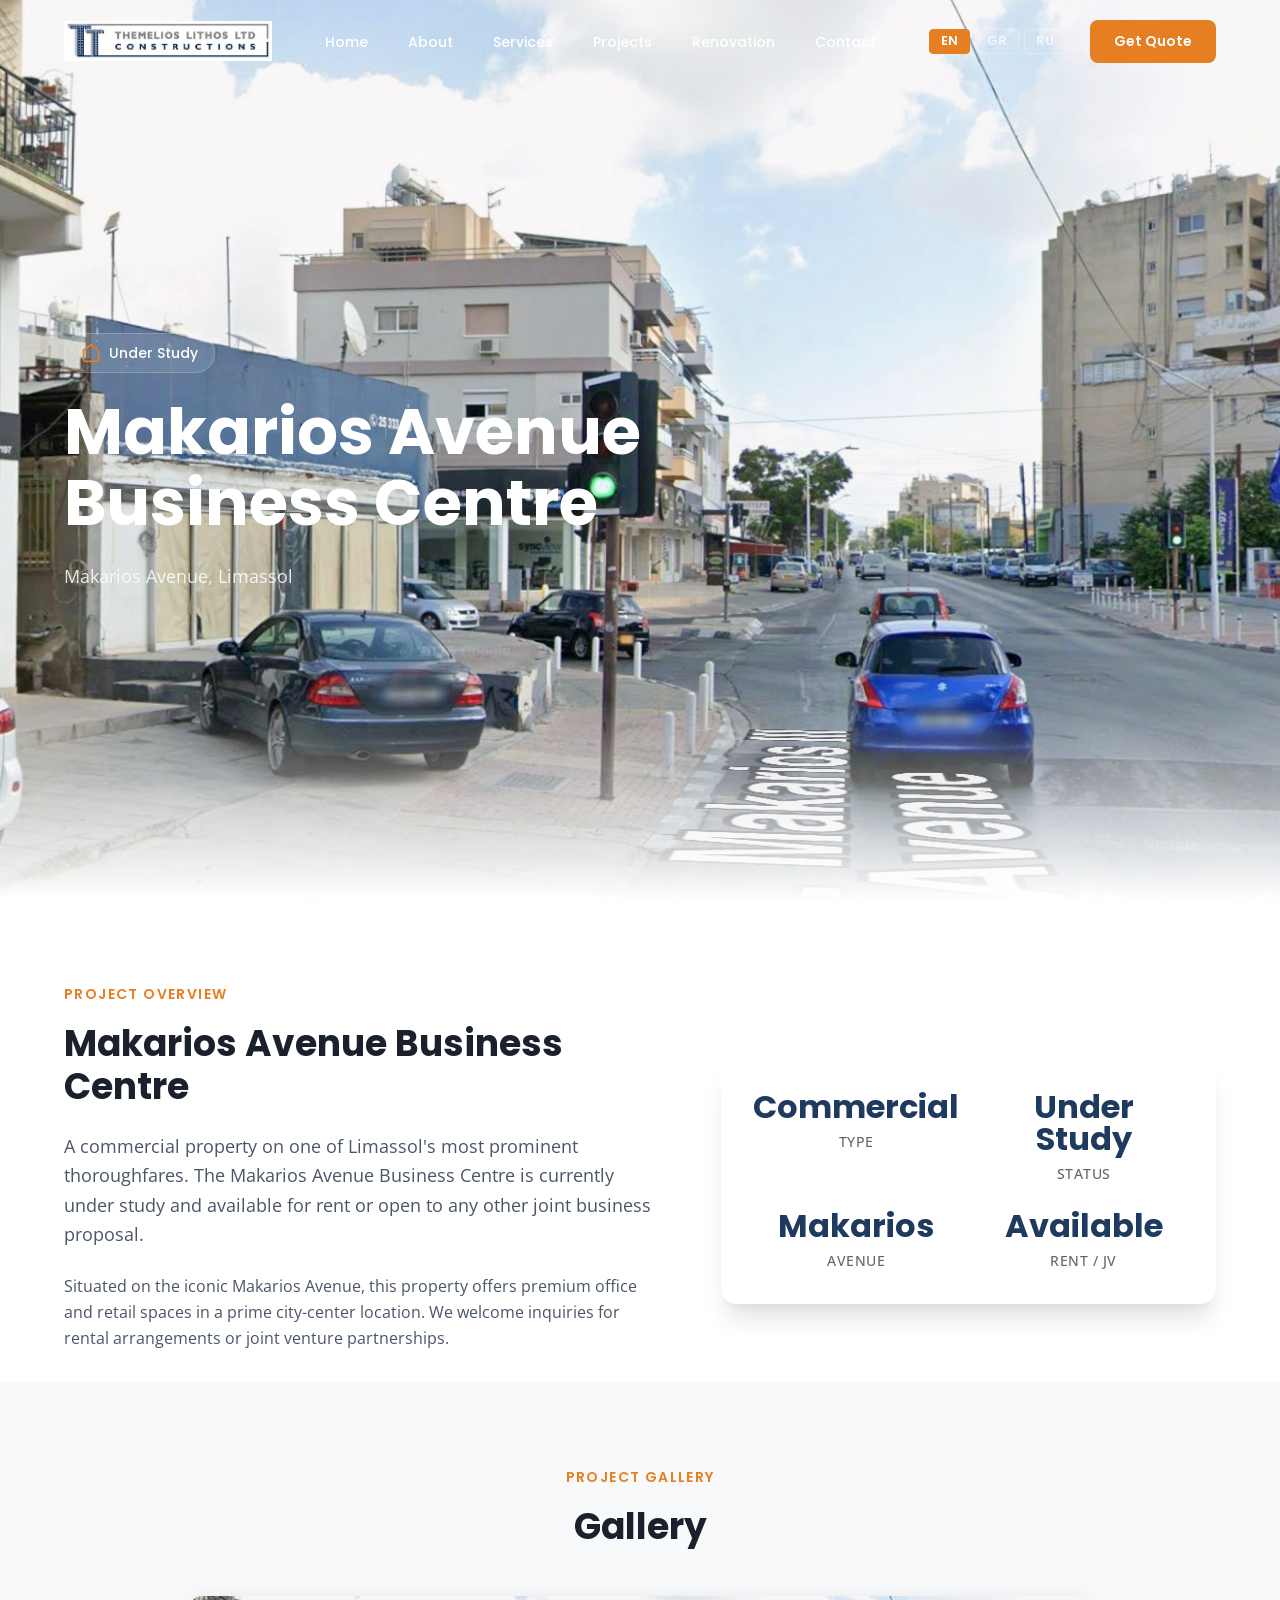
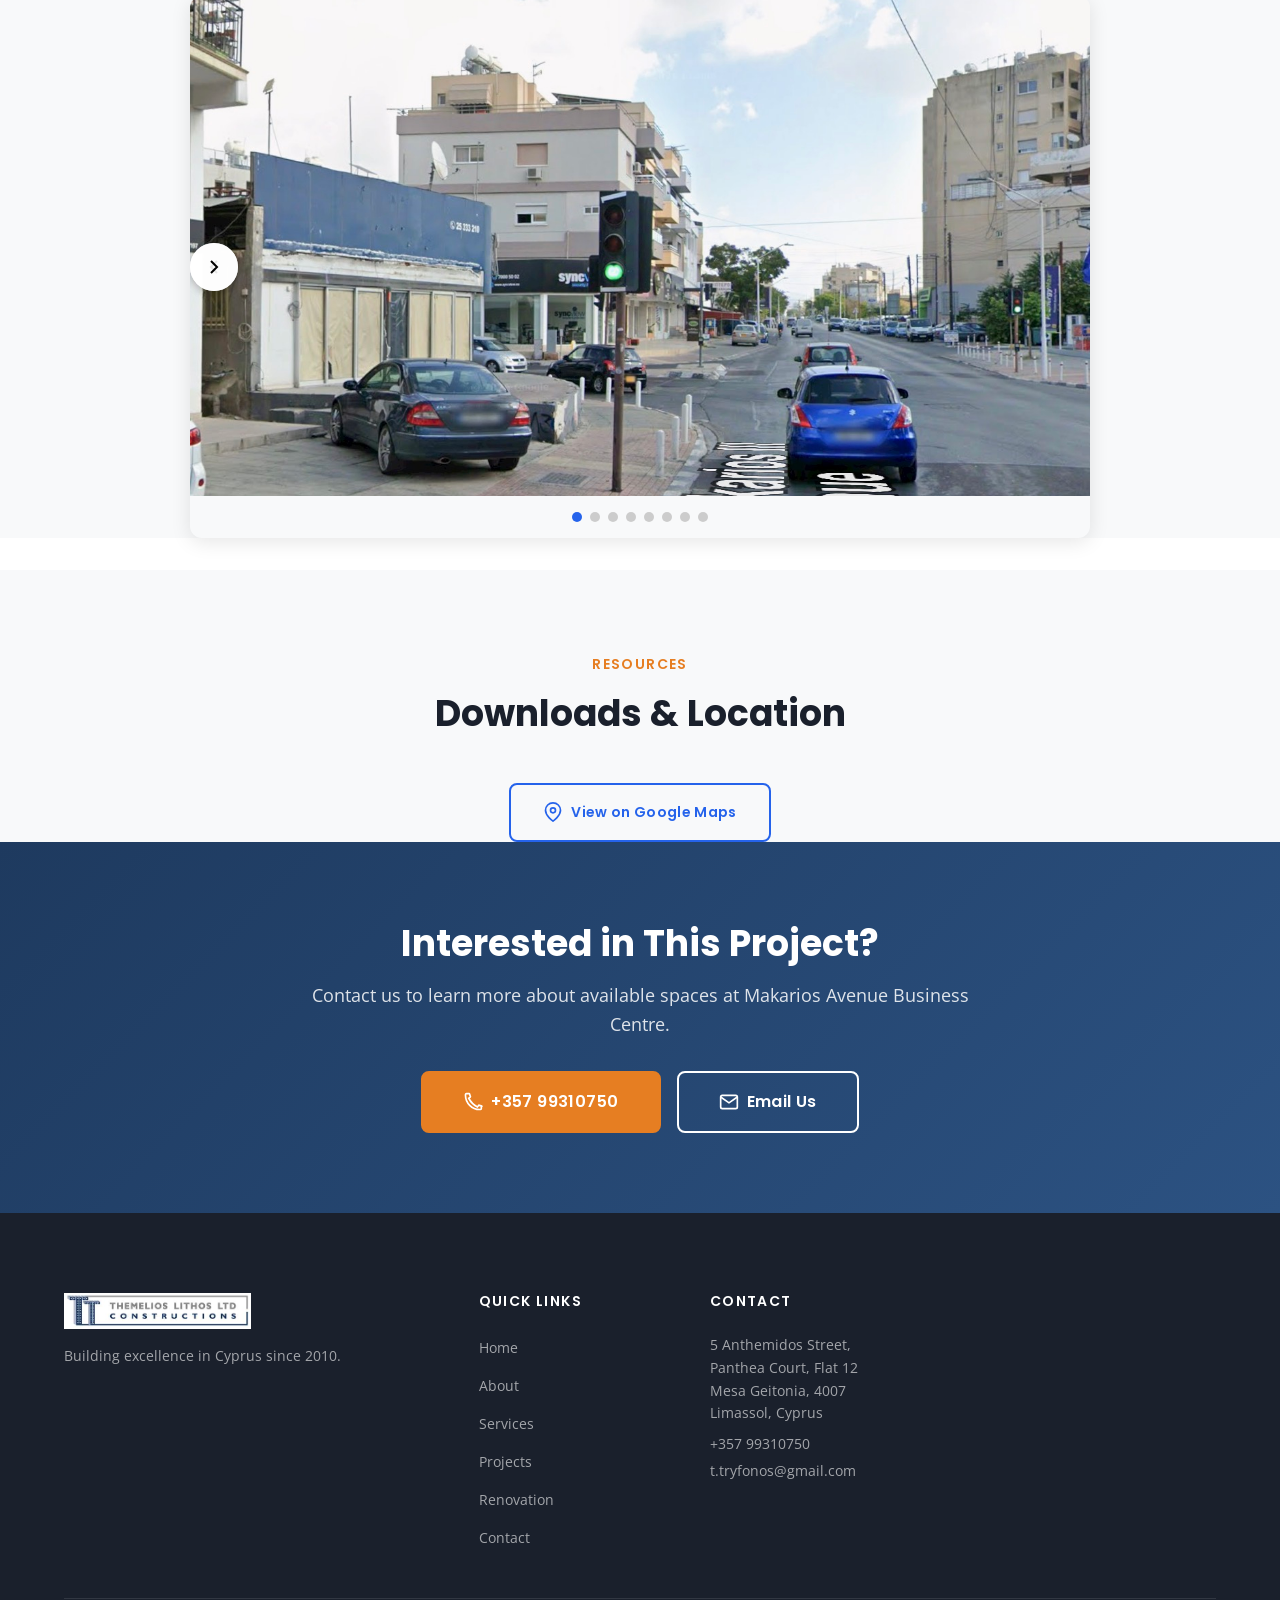
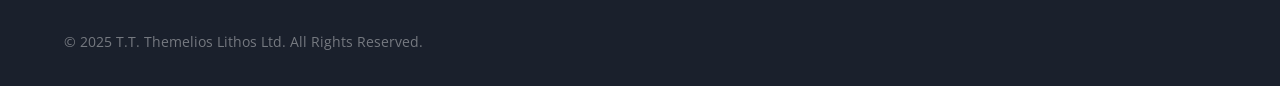
<file: tt-themelios-lithos-website/makarios-avenue.html>
<!DOCTYPE html>
<html lang="en">
<head>
    <meta charset="UTF-8">
    <meta name="viewport" content="width=device-width, initial-scale=1.0">
    <title>Makarios Avenue Business Centre | T.T. Themelios Lithos Ltd</title>

    <link rel="preconnect" href="https://fonts.googleapis.com">
    <link rel="preconnect" href="https://fonts.gstatic.com" crossorigin>
    <link href="https://fonts.googleapis.com/css2?family=Poppins:wght@400;500;600;700&family=Open+Sans:wght@400;500;600&display=swap" rel="stylesheet">

    <link rel="stylesheet" href="css/variables.css">
    <link rel="stylesheet" href="css/base.css">
    <link rel="stylesheet" href="css/navigation.css">
    <link rel="stylesheet" href="css/hero.css">
    <link rel="stylesheet" href="css/sections.css">
    <link rel="stylesheet" href="css/projects.css">
    <link rel="stylesheet" href="css/footer.css">
    <link rel="stylesheet" href="css/animations.css">
    <link rel="stylesheet" href="css/language-switcher.css">
    <link rel="stylesheet" href="css/project-detail.css">
    <link rel="stylesheet" href="css/carousel.css">
</head>
<body>
    <header class="header" id="header">
        <nav class="nav container">
            <a href="index.html" class="nav-logo">
                <img src="assets/logo/Logo1.jpg" alt="T.T. Themelios Lithos" class="logo-img" style="height: 40px;">
                
            </a>

            <ul class="nav-menu" id="nav-menu">
                <li class="nav-item"><a href="index.html" class="nav-link" data-lang="nav_home">Home</a></li>
                <li class="nav-item"><a href="index.html#about" class="nav-link" data-lang="nav_about">About</a></li>
                <li class="nav-item"><a href="index.html#services" class="nav-link" data-lang="nav_services">Services</a></li>
                <li class="nav-item"><a href="index.html#projects" class="nav-link" data-lang="nav_projects">Projects</a></li>
                <li class="nav-item"><a href="renovation.html" class="nav-link" data-lang="nav_renovation">Renovation</a></li>
                <li class="nav-item"><a href="index.html#contact" class="nav-link" data-lang="nav_contact">Contact</a></li>
            </ul>

            <div class="nav-actions">
                                <div class="language-switcher">
                    <button class="lang-inline-btn" data-lang="en">EN</button>
                    <span class="lang-separator">/</span>
                    <button class="lang-inline-btn" data-lang="el">GR</button>
                    <span class="lang-separator">/</span>
                    <button class="lang-inline-btn" data-lang="ru">RU</button>
                </div>
                <a href="index.html#contact" class="nav-cta" data-lang="nav_cta">Get Quote</a>
                <button class="nav-toggle" id="nav-toggle" aria-label="Toggle navigation"><span></span><span></span><span></span></button>
            </div>
        </nav>
    </header>

    <div class="mobile-menu" id="mobile-menu">
        <div class="mobile-menu-content">
            <div class="mobile-nav-header">
                <span class="mobile-logo">T.T. Themelios Lithos</span>
                <button class="mobile-close" id="mobile-close"><svg width="24" height="24" viewBox="0 0 24 24"><path d="M18 6L6 18M6 6L18 18" stroke="currentColor" stroke-width="2"/></svg></button>
            </div>
            <ul class="mobile-nav-menu">
                <li><a href="index.html" class="mobile-nav-link" data-lang="nav_home">Home</a></li>
                <li><a href="index.html#about" class="mobile-nav-link" data-lang="nav_about">About</a></li>
                <li><a href="index.html#services" class="mobile-nav-link" data-lang="nav_services">Services</a></li>
                <li><a href="index.html#projects" class="mobile-nav-link" data-lang="nav_projects">Projects</a></li>
                <li><a href="renovation.html" class="mobile-nav-link" data-lang="nav_renovation">Renovation</a></li>
                <li><a href="index.html#contact" class="mobile-nav-link" data-lang="nav_contact">Contact</a></li>
            </ul>
            <div class="mobile-contact-info">
                <a href="tel:+35799310750">+357 99310750</a>
                <a href="mailto:t.tryfonos@gmail.com">t.tryfonos@gmail.com</a>
            </div>
        </div>
    </div>

    <main>
        <!-- Hero Section -->
        <section class="hero hero-page" id="home">
            <div class="hero-bg">
                <div class="hero-overlay"></div>
                <div class="hero-image" style="background-image: url('assets/projects/makarios-avenue/IMG_8885.jpeg')"></div>
                <div class="hero-gradient"></div>
            </div>
            <div class="hero-content container">
                <div class="hero-text">
                    <div class="hero-badge">
                        <span class="badge-icon"><svg viewBox="0 0 24 24" fill="none"><path d="M3 9L12 2L21 9V20C21 20.5304 20.7893 21.0391 20.4142 21.4142C20.0391 21.7893 19.5304 22 19 22H5C4.46957 22 3.96086 21.7893 3.58579 21.4142C3.21071 21.0391 3 20.5304 3 20V9Z" stroke="currentColor" stroke-width="2"/></svg></span>
                        <span data-lang="status_under_study">Under Study</span>
                    </div>
                    <h1 class="hero-title" data-lang="makarios_title">Makarios Avenue Business Centre</h1>
                    <p class="hero-tagline">Makarios Avenue, Limassol</p>
                </div>
            </div>
        </section>

        <!-- Project Overview -->
        <section class="about section" id="overview">
            <div class="container">
                <div class="about-grid">
                    <div class="about-content reveal-up">
                        <span class="section-label" data-lang="overview_title">Project Overview</span>
                        <h2 class="section-title" data-lang="makarios_title">Makarios Avenue Business Centre</h2>
                        <p class="about-lead" data-lang="makarios_overview">The Makarios Avenue Business Centre is a commercial property located on Limassol's most prominent business avenue. Currently under study, the property is available for rent or open to any other joint business proposal.</p>
                        <p class="about-text" data-lang="makarios_overview_2">Situated on the iconic Makarios Avenue, this property offers premium office and retail spaces in a prime city-center location. We welcome inquiries for rental arrangements or joint venture partnerships.</p>
                    </div>
                    <div class="about-image reveal-left">
                        <div class="about-image-wrapper">
                            <div class="overview-stats" style="display: grid; grid-template-columns: 1fr 1fr; gap: 1.5rem; padding: 2rem;">
                                <div class="stat-item" style="text-align: center;">
                                    <span class="stat-number" style="font-size: 2rem; font-weight: 700; color: var(--color-primary);">Commercial</span>
                                    <span class="stat-label" data-lang="stat_type" style="display: block; font-size: 0.875rem; color: #666;">Type</span>
                                </div>
                                <div class="stat-item" style="text-align: center;">
                                    <span class="stat-number" style="font-size: 2rem; font-weight: 700; color: var(--color-primary);">Under Study</span>
                                    <span class="stat-label" data-lang="stat_status" style="display: block; font-size: 0.875rem; color: #666;">Status</span>
                                </div>
                                <div class="stat-item" style="text-align: center;">
                                    <span class="stat-number" style="font-size: 2rem; font-weight: 700; color: var(--color-primary);">Makarios</span>
                                    <span class="stat-label" data-lang="stat_avenue" style="display: block; font-size: 0.875rem; color: #666;">Avenue</span>
                                </div>
                                <div class="stat-item" style="text-align: center;">
                                    <span class="stat-number" style="font-size: 2rem; font-weight: 700; color: var(--color-primary);">Available</span>
                                    <span class="stat-label" data-lang="stat_fully" style="display: block; font-size: 0.875rem; color: #666;">Rent / JV</span>
                                </div>
                            </div>
                        </div>
                    </div>
                </div>
            </div>
        </section>

        <!-- Gallery Section -->
        <section class="projects section" id="gallery" style="background: var(--light, #f8f9fa);">
            <div class="container">
                <div class="projects-header reveal-up">
                    <span class="section-label" data-lang="gallery_title">Project Gallery</span>
                    <h2 class="section-title" data-lang="makarios_gallery_heading">Gallery</h2>
                </div>
                <div class="photo-carousel">
                    <div class="carousel-track">
                        <div class="carousel-slide"><img src="assets/projects/makarios-avenue/IMG_8885.jpeg" alt="Makarios Avenue Business Centre - View 1" loading="lazy"></div>
                        <div class="carousel-slide"><img src="assets/projects/makarios-avenue/IMG_8886.jpeg" alt="Makarios Avenue Business Centre - View 2" loading="lazy"></div>
                        <div class="carousel-slide"><img src="assets/projects/makarios-avenue/IMG_8887.jpeg" alt="Makarios Avenue Business Centre - View 3" loading="lazy"></div>
                        <div class="carousel-slide"><img src="assets/projects/makarios-avenue/IMG_8888.jpeg" alt="Makarios Avenue Business Centre - View 4" loading="lazy"></div>
                        <div class="carousel-slide"><img src="assets/projects/makarios-avenue/IMG_8889.jpeg" alt="Makarios Avenue Business Centre - View 5" loading="lazy"></div>
                        <div class="carousel-slide"><img src="assets/projects/makarios-avenue/IMG_8890.jpeg" alt="Makarios Avenue Business Centre - View 6" loading="lazy"></div>
                        <div class="carousel-slide"><img src="assets/projects/makarios-avenue/IMG_8891.jpeg" alt="Makarios Avenue Business Centre - View 7" loading="lazy"></div>
                        <div class="carousel-slide"><img src="assets/projects/makarios-avenue/e1d77632db697264ce61c6059cc605a7.jpeg" alt="Makarios Avenue Business Centre - View 8" loading="lazy"></div>
                    </div>
                    <button class="carousel-btn carousel-btn-prev" aria-label="Previous"><svg viewBox="0 0 24 24" fill="none"><path d="M15 18L9 12L15 6" stroke="currentColor" stroke-width="2"/></svg></button>
                    <button class="carousel-btn carousel-btn-next" aria-label="Next"><svg viewBox="0 0 24 24" fill="none"><path d="M9 18L15 12L9 6" stroke="currentColor" stroke-width="2"/></svg></button>
                    <div class="carousel-dots"></div>
                </div>
            </div>
        </section>

        <!-- Downloads & Location -->
        <section class="projects section" id="downloads" style="background: var(--light, #f8f9fa);">
            <div class="container">
                <div class="projects-header reveal-up">
                    <span class="section-label" data-lang="resources_title">Resources</span>
                    <h2 class="section-title" data-lang="makarios_resources_heading">Downloads & Location</h2>
                </div>
                <div style="display: flex; flex-wrap: wrap; gap: 1.5rem; justify-content: center; margin-top: 2rem;">
                    <a href="https://maps.app.goo.gl/LJwkLrqvpeXEbdQg7" target="_blank" rel="noopener noreferrer" class="btn btn-secondary" style="display: inline-flex; align-items: center; gap: 0.5rem; padding: 1rem 2rem; background: transparent; color: var(--primary, #2563eb); text-decoration: none; border-radius: 8px; font-weight: 600; border: 2px solid var(--primary, #2563eb); transition: all 0.3s ease;">
                        <svg width="20" height="20" viewBox="0 0 24 24" fill="none" stroke="currentColor" stroke-width="2"><path d="M21 10c0 7-9 13-9 13s-9-6-9-13a9 9 0 0 1 18 0z"></path><circle cx="12" cy="10" r="3"></circle></svg>
                        <span data-lang="view_on_map">View on Google Maps</span>
                    </a>
                </div>
            </div>
        </section>

        <!-- Contact CTA -->
        <section class="cta-section">
            <div class="container">
                <div class="cta-content reveal-up">
                    <h2 class="cta-title" data-lang="interest_title">Interested in This Project?</h2>
                    <p class="cta-text" data-lang="makarios_interest_text">Contact us to learn more about the Makarios Avenue Business Centre and similar commercial projects.</p>
                    <div class="cta-buttons">
                        <a href="tel:+35799310750" class="btn btn-primary btn-lg">
                            <svg viewBox="0 0 24 24" fill="none"><path d="M22 16.92V19.92C22 20.48 21.56 20.96 21 20.99C20.62 21 20.23 21 19.84 21C10.83 21 3.00003 13.17 3.00003 4.16C3.00003 3.77 3.00003 3.38 3.01003 3C3.04003 2.44 3.52003 2 4.08003 2H7.08003C7.56003 2 7.98003 2.34 8.07003 2.81C8.23003 3.67 8.49003 4.5 8.85003 5.31C8.97003 5.57 8.91003 5.87 8.69003 6.06L6.89003 7.5C9.21003 11.97 12.81 15.57 17.28 17.89L18.72 16.09C18.91 15.87 19.21 15.81 19.47 15.93C20.28 16.29 21.11 16.55 21.97 16.71C22.44 16.8 22.78 17.22 22.78 17.7V16.92" stroke="currentColor" stroke-width="2"/></svg>
                            <span>+357 99310750</span>
                        </a>
                        <a href="mailto:t.tryfonos@gmail.com" class="btn btn-secondary btn-lg">
                            <svg viewBox="0 0 24 24" fill="none"><rect x="2" y="4" width="20" height="16" rx="2" stroke="currentColor" stroke-width="2"/><path d="M22 6L12 13L2 6" stroke="currentColor" stroke-width="2"/></svg>
                            <span data-lang="email_us">Email Us</span>
                        </a>
                    </div>
                </div>
            </div>
        </section>
    </main>

    <!-- Footer -->
    <footer class="footer">
        <div class="container">
            <div class="footer-grid">
                <div class="footer-brand">
                    <a href="index.html" class="footer-logo">
                        <img src="assets/logo/Logo1.jpg" alt="T.T. Themelios Lithos" style="height: 36px;">
                    </a>
                    <p class="footer-tagline" data-lang="footer_tagline">Building excellence in Cyprus since 2010.</p>
                </div>
                <div class="footer-links">
                    <h4 class="footer-heading" data-lang="footer_quick_links">Quick Links</h4>
                    <ul>
                        <li><a href="index.html" data-lang="nav_home">Home</a></li>
                        <li><a href="index.html#about" data-lang="nav_about">About</a></li>
                        <li><a href="index.html#services" data-lang="nav_services">Services</a></li>
                        <li><a href="index.html#projects" data-lang="nav_projects">Projects</a></li>
                        <li><a href="renovation.html" data-lang="nav_renovation">Renovation</a></li>
                        <li><a href="index.html#contact" data-lang="nav_contact">Contact</a></li>
                    </ul>
                </div>
                <div class="footer-contact">
                    <h4 class="footer-heading" data-lang="footer_contact">Contact</h4>
                    <address>
                        <p>5 Anthemidos Street, Panthea Court, Flat 12</p>
                        <p>Mesa Geitonia, 4007 Limassol, Cyprus</p>
                    </address>
                    <p><a href="tel:+35799310750">+357 99310750</a></p>
                    <p><a href="mailto:t.tryfonos@gmail.com">t.tryfonos@gmail.com</a></p>
                </div>
            </div>
            <div class="footer-bottom">
                <p class="footer-copyright">&copy; 2025 T.T. Themelios Lithos Ltd. <span data-lang="footer_rights">All Rights Reserved.</span></p>
            </div>
        </div>
    </footer>

    <script src="js/navigation.js"></script>
    <script src="js/animations.js"></script>
    <script src="js/main.js"></script>
    <script src="js/carousel.js"></script>
</body>
</html>
</file>
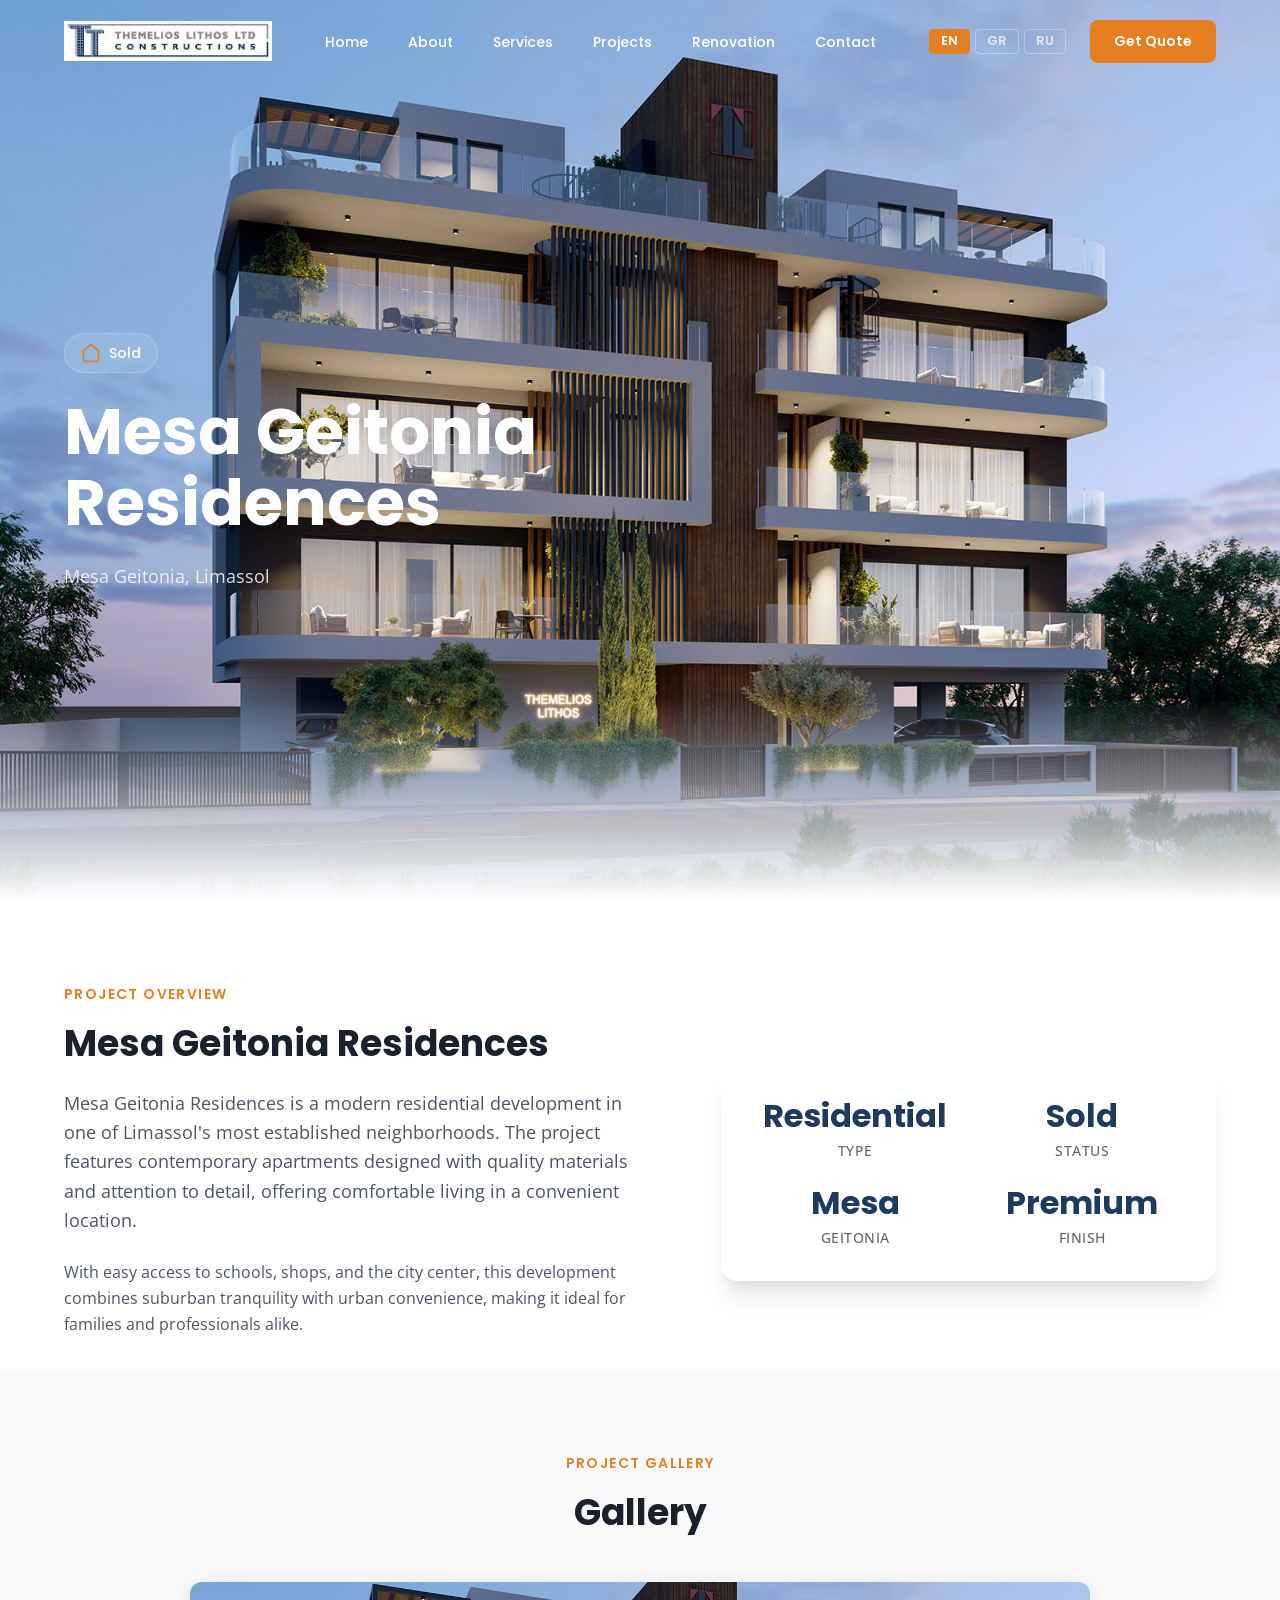
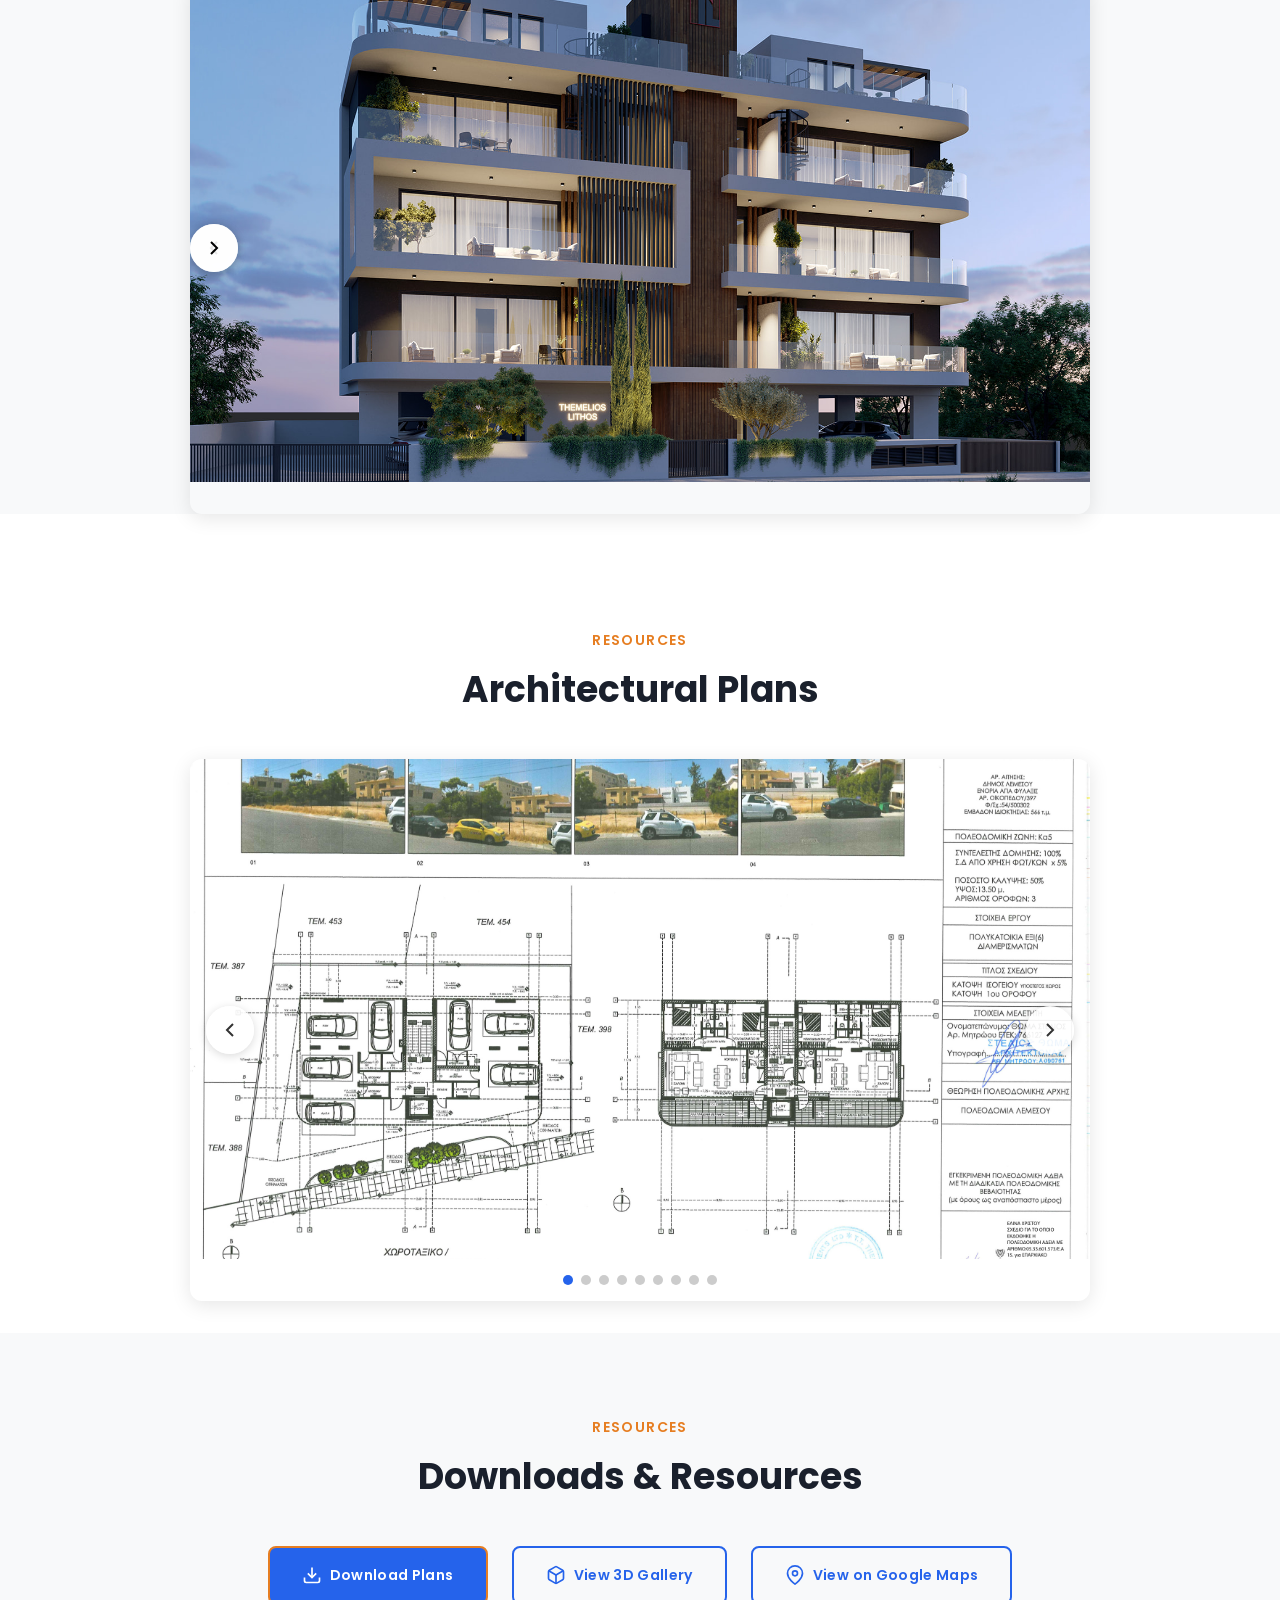
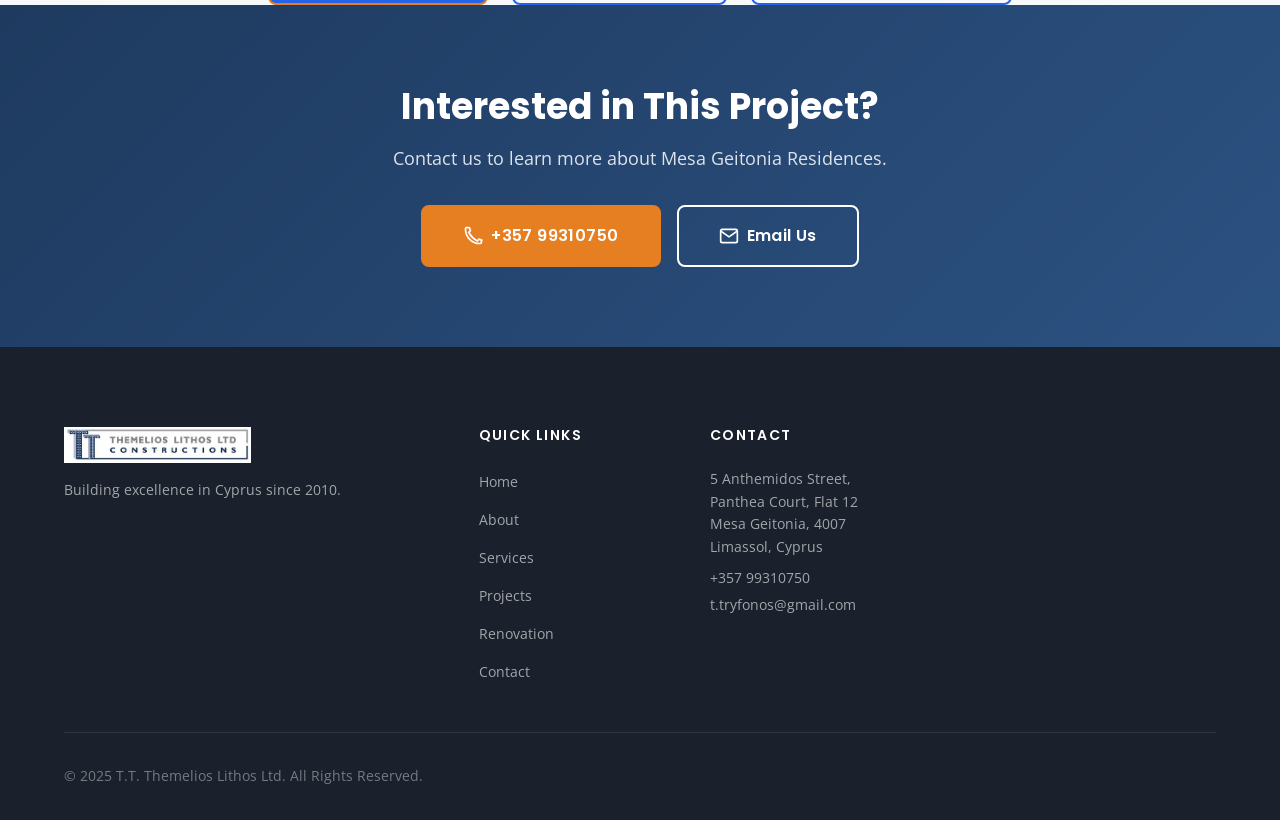
<file: tt-themelios-lithos-website/mesa-geitonia-residences.html>
<!DOCTYPE html>
<html lang="en">
<head>
    <meta charset="UTF-8">
    <meta name="viewport" content="width=device-width, initial-scale=1.0">
    <title>Mesa Geitonia Residences | T.T. Themelios Lithos Ltd</title>

    <link rel="preconnect" href="https://fonts.googleapis.com">
    <link rel="preconnect" href="https://fonts.gstatic.com" crossorigin>
    <link href="https://fonts.googleapis.com/css2?family=Poppins:wght@400;500;600;700&family=Open+Sans:wght@400;500;600&display=swap" rel="stylesheet">

    <link rel="stylesheet" href="css/variables.css">
    <link rel="stylesheet" href="css/base.css">
    <link rel="stylesheet" href="css/navigation.css">
    <link rel="stylesheet" href="css/hero.css">
    <link rel="stylesheet" href="css/sections.css">
    <link rel="stylesheet" href="css/projects.css">
    <link rel="stylesheet" href="css/footer.css">
    <link rel="stylesheet" href="css/animations.css">
    <link rel="stylesheet" href="css/language-switcher.css">
    <link rel="stylesheet" href="css/project-detail.css">
    <link rel="stylesheet" href="css/carousel.css">
</head>
<body>
    <header class="header" id="header">
        <nav class="nav container">
            <a href="index.html" class="nav-logo">
                <img src="assets/logo/Logo1.jpg" alt="T.T. Themelios Lithos" class="logo-img" style="height: 40px;">
                
            </a>

            <ul class="nav-menu" id="nav-menu">
                <li class="nav-item"><a href="index.html" class="nav-link" data-lang="nav_home">Home</a></li>
                <li class="nav-item"><a href="index.html#about" class="nav-link" data-lang="nav_about">About</a></li>
                <li class="nav-item"><a href="index.html#services" class="nav-link" data-lang="nav_services">Services</a></li>
                <li class="nav-item"><a href="index.html#projects" class="nav-link" data-lang="nav_projects">Projects</a></li>
                <li class="nav-item"><a href="renovation.html" class="nav-link" data-lang="nav_renovation">Renovation</a></li>
                <li class="nav-item"><a href="index.html#contact" class="nav-link" data-lang="nav_contact">Contact</a></li>
            </ul>

            <div class="nav-actions">
                                <div class="language-switcher">
                    <button class="lang-inline-btn" data-lang="en">EN</button>
                    <span class="lang-separator">/</span>
                    <button class="lang-inline-btn" data-lang="el">GR</button>
                    <span class="lang-separator">/</span>
                    <button class="lang-inline-btn" data-lang="ru">RU</button>
                </div>
                <a href="index.html#contact" class="nav-cta" data-lang="nav_cta">Get Quote</a>
                <button class="nav-toggle" id="nav-toggle" aria-label="Toggle navigation"><span></span><span></span><span></span></button>
            </div>
        </nav>
    </header>

    <div class="mobile-menu" id="mobile-menu">
        <div class="mobile-menu-content">
            <div class="mobile-nav-header">
                <span class="mobile-logo">T.T. Themelios Lithos</span>
                <button class="mobile-close" id="mobile-close"><svg width="24" height="24" viewBox="0 0 24 24"><path d="M18 6L6 18M6 6L18 18" stroke="currentColor" stroke-width="2"/></svg></button>
            </div>
            <ul class="mobile-nav-menu">
                <li><a href="index.html" class="mobile-nav-link" data-lang="nav_home">Home</a></li>
                <li><a href="index.html#about" class="mobile-nav-link" data-lang="nav_about">About</a></li>
                <li><a href="index.html#services" class="mobile-nav-link" data-lang="nav_services">Services</a></li>
                <li><a href="index.html#projects" class="mobile-nav-link" data-lang="nav_projects">Projects</a></li>
                <li><a href="renovation.html" class="mobile-nav-link" data-lang="nav_renovation">Renovation</a></li>
                <li><a href="index.html#contact" class="mobile-nav-link" data-lang="nav_contact">Contact</a></li>
            </ul>
            <div class="mobile-contact-info">
                <a href="tel:+35799310750">+357 99310750</a>
                <a href="mailto:t.tryfonos@gmail.com">t.tryfonos@gmail.com</a>
            </div>
        </div>
    </div>

    <main>
        <!-- Hero Section -->
        <section class="hero hero-page" id="home">
            <div class="hero-bg">
                <div class="hero-overlay"></div>
                <div class="hero-image" style="background-image: url('assets/projects/mesa-geitonia/23-131 THEMELIOS VIEW 1 night.jpg.jpeg')"></div>
                <div class="hero-gradient"></div>
            </div>
            <div class="hero-content container">
                <div class="hero-text">
                    <div class="hero-badge">
                        <span class="badge-icon"><svg viewBox="0 0 24 24" fill="none"><path d="M3 9L12 2L21 9V20C21 20.5304 20.7893 21.0391 20.4142 21.4142C20.0391 21.7893 19.5304 22 19 22H5C4.46957 22 3.96086 21.7893 3.58579 21.4142C3.21071 21.0391 3 20.5304 3 20V9Z" stroke="currentColor" stroke-width="2"/></svg></span>
                        <span data-lang="status_sold">Sold</span>
                    </div>
                    <h1 class="hero-title" data-lang="mesa_title">Mesa Geitonia Residences</h1>
                    <p class="hero-tagline">Mesa Geitonia, Limassol</p>
                </div>
            </div>
        </section>

        <!-- Project Overview -->
        <section class="about section" id="overview">
            <div class="container">
                <div class="about-grid">
                    <div class="about-content reveal-up">
                        <span class="section-label" data-lang="overview_title">Project Overview</span>
                        <h2 class="section-title" data-lang="mesa_title">Mesa Geitonia Residences</h2>
                        <p class="about-lead" data-lang="mesa_overview">Mesa Geitonia Residences is a completed residential development in one of Limassol's most established and desirable neighborhoods. This project delivered premium apartments with exceptional quality finishes and modern design standards.</p>
                        <p class="about-text" data-lang="mesa_overview_2">All units in this development have been sold, reflecting the high demand for quality residences in the Mesa Geitonia area. The project stands as a testament to our commitment to delivering outstanding residential properties.</p>
                    </div>
                    <div class="about-image reveal-left">
                        <div class="about-image-wrapper">
                            <div class="overview-stats" style="display: grid; grid-template-columns: 1fr 1fr; gap: 1.5rem; padding: 2rem;">
                                <div class="stat-item" style="text-align: center;">
                                    <span class="stat-number" style="font-size: 2rem; font-weight: 700; color: var(--color-primary);">Residential</span>
                                    <span class="stat-label" data-lang="stat_type" style="display: block; font-size: 0.875rem; color: #666;">Type</span>
                                </div>
                                <div class="stat-item" style="text-align: center;">
                                    <span class="stat-number" style="font-size: 2rem; font-weight: 700; color: var(--color-primary);">Sold</span>
                                    <span class="stat-label" data-lang="stat_status" style="display: block; font-size: 0.875rem; color: #666;">Status</span>
                                </div>
                                <div class="stat-item" style="text-align: center;">
                                    <span class="stat-number" style="font-size: 2rem; font-weight: 700; color: var(--color-primary);">Mesa</span>
                                    <span class="stat-label" data-lang="stat_geitonia" style="display: block; font-size: 0.875rem; color: #666;">Geitonia</span>
                                </div>
                                <div class="stat-item" style="text-align: center;">
                                    <span class="stat-number" style="font-size: 2rem; font-weight: 700; color: var(--color-primary);">Premium</span>
                                    <span class="stat-label" data-lang="stat_finish" style="display: block; font-size: 0.875rem; color: #666;">Finish</span>
                                </div>
                            </div>
                        </div>
                    </div>
                </div>
            </div>
        </section>

        <!-- Gallery Section -->
        <section class="projects section" id="gallery" style="background: var(--light, #f8f9fa);">
            <div class="container">
                <div class="projects-header reveal-up">
                    <span class="section-label" data-lang="gallery_title">Project Gallery</span>
                    <h2 class="section-title" data-lang="mesa_gallery_heading">Gallery</h2>
                </div>
                <div class="photo-carousel">
                    <div class="carousel-track">
                        <div class="carousel-slide"><img src="assets/projects/mesa-geitonia/23-131 THEMELIOS VIEW 1 night.jpg.jpeg" alt="Mesa Geitonia Residences - Night View" loading="lazy"></div>
                    </div>
                    <button class="carousel-btn carousel-btn-prev" aria-label="Previous"><svg viewBox="0 0 24 24" fill="none"><path d="M15 18L9 12L15 6" stroke="currentColor" stroke-width="2"/></svg></button>
                    <button class="carousel-btn carousel-btn-next" aria-label="Next"><svg viewBox="0 0 24 24" fill="none"><path d="M9 18L15 12L9 6" stroke="currentColor" stroke-width="2"/></svg></button>
                    <div class="carousel-dots"></div>
                </div>
            </div>
        </section>

        <!-- Brochure Carousel -->
        <section class="projects section" id="brochure">
            <div class="container">
                <div class="projects-header reveal-up">
                    <span class="section-label" data-lang="resources_title">Resources</span>
                    <h2 class="section-title" data-lang="mesa_plans_heading">Architectural Plans</h2>
                </div>
                <div class="photo-carousel">
                    <div class="carousel-track">
                        <div class="carousel-slide"><img src="assets/brochure-pages/mesa-geitonia-plans/page-01.jpg" alt="Plans page 1" loading="lazy"></div>
                        <div class="carousel-slide"><img src="assets/brochure-pages/mesa-geitonia-plans/page-02.jpg" alt="Plans page 2" loading="lazy"></div>
                        <div class="carousel-slide"><img src="assets/brochure-pages/mesa-geitonia-plans/page-03.jpg" alt="Plans page 3" loading="lazy"></div>
                        <div class="carousel-slide"><img src="assets/brochure-pages/mesa-geitonia-plans/page-04.jpg" alt="Plans page 4" loading="lazy"></div>
                        <div class="carousel-slide"><img src="assets/brochure-pages/mesa-geitonia-plans/page-05.jpg" alt="Plans page 5" loading="lazy"></div>
                        <div class="carousel-slide"><img src="assets/brochure-pages/mesa-geitonia-plans/page-06.jpg" alt="Plans page 6" loading="lazy"></div>
                        <div class="carousel-slide"><img src="assets/brochure-pages/mesa-geitonia-plans/page-07.jpg" alt="Plans page 7" loading="lazy"></div>
                        <div class="carousel-slide"><img src="assets/brochure-pages/mesa-geitonia-plans/page-08.jpg" alt="Plans page 8" loading="lazy"></div>
                        <div class="carousel-slide"><img src="assets/brochure-pages/mesa-geitonia-plans/page-09.jpg" alt="Plans page 9" loading="lazy"></div>
                    </div>
                    <button class="carousel-btn carousel-prev" aria-label="Previous">
                        <svg width="24" height="24" viewBox="0 0 24 24" fill="none" stroke="currentColor" stroke-width="2"><path d="M15 18l-6-6 6-6"/></svg>
                    </button>
                    <button class="carousel-btn carousel-next" aria-label="Next">
                        <svg width="24" height="24" viewBox="0 0 24 24" fill="none" stroke="currentColor" stroke-width="2"><path d="M9 18l6-6-6-6"/></svg>
                    </button>
                    <div class="carousel-dots"></div>
                </div>
            </div>
        </section>

        <!-- Downloads & Resources -->
        <section class="projects section" id="downloads" style="background: var(--light, #f8f9fa);">
            <div class="container">
                <div class="projects-header reveal-up">
                    <span class="section-label" data-lang="resources_title">Resources</span>
                    <h2 class="section-title" data-lang="mesa_resources_heading">Downloads & Resources</h2>
                </div>
                <div style="display: flex; flex-wrap: wrap; gap: 1.5rem; justify-content: center; margin-top: 2rem;">
                    <a href="assets/brochures/mesa-geitonia-plans.pdf" target="_blank" class="btn btn-primary" style="display: inline-flex; align-items: center; gap: 0.5rem; padding: 1rem 2rem; background: var(--primary, #2563eb); color: #fff; text-decoration: none; border-radius: 8px; font-weight: 600; transition: all 0.3s ease;">
                        <svg width="20" height="20" viewBox="0 0 24 24" fill="none" stroke="currentColor" stroke-width="2"><path d="M21 15v4a2 2 0 0 1-2 2H5a2 2 0 0 1-2-2v-4"/><polyline points="7 10 12 15 17 10"/><line x1="12" y1="15" x2="12" y2="3"/></svg>
                        <span data-lang="download_plans">Download Plans</span>
                    </a>
                    <a href="https://clientgallery.exposi3d.com/-23131themelios/gallery" target="_blank" rel="noopener noreferrer" class="btn btn-secondary" style="display: inline-flex; align-items: center; gap: 0.5rem; padding: 1rem 2rem; background: transparent; color: var(--primary, #2563eb); text-decoration: none; border-radius: 8px; font-weight: 600; border: 2px solid var(--primary, #2563eb); transition: all 0.3s ease;">
                        <svg width="20" height="20" viewBox="0 0 24 24" fill="none" stroke="currentColor" stroke-width="2"><path d="M21 16V8a2 2 0 0 0-1-1.73l-7-4a2 2 0 0 0-2 0l-7 4A2 2 0 0 0 3 8v8a2 2 0 0 0 1 1.73l7 4a2 2 0 0 0 2 0l7-4A2 2 0 0 0 21 16z"/><polyline points="3.27 6.96 12 12.01 20.73 6.96"/><line x1="12" y1="22.08" x2="12" y2="12"/></svg>
                        <span data-lang="view_3d_gallery">3D Gallery</span>
                    </a>
                    <a href="https://maps.app.goo.gl/bGHcEGHfGeGe8Ajb9" target="_blank" rel="noopener noreferrer" class="btn btn-secondary" style="display: inline-flex; align-items: center; gap: 0.5rem; padding: 1rem 2rem; background: transparent; color: var(--primary, #2563eb); text-decoration: none; border-radius: 8px; font-weight: 600; border: 2px solid var(--primary, #2563eb); transition: all 0.3s ease;">
                        <svg width="20" height="20" viewBox="0 0 24 24" fill="none" stroke="currentColor" stroke-width="2"><path d="M21 10c0 7-9 13-9 13s-9-6-9-13a9 9 0 0 1 18 0z"></path><circle cx="12" cy="10" r="3"></circle></svg>
                        <span data-lang="view_on_map">View on Google Maps</span>
                    </a>
                </div>
            </div>
        </section>

        <!-- Contact CTA -->
        <section class="cta-section">
            <div class="container">
                <div class="cta-content reveal-up">
                    <h2 class="cta-title" data-lang="interest_title">Interested in This Project?</h2>
                    <p class="cta-text" data-lang="mesa_interest_text">Contact us to learn more about Mesa Geitonia Residences and similar residential projects.</p>
                    <div class="cta-buttons">
                        <a href="tel:+35799310750" class="btn btn-primary btn-lg">
                            <svg viewBox="0 0 24 24" fill="none"><path d="M22 16.92V19.92C22 20.48 21.56 20.96 21 20.99C20.62 21 20.23 21 19.84 21C10.83 21 3.00003 13.17 3.00003 4.16C3.00003 3.77 3.00003 3.38 3.01003 3C3.04003 2.44 3.52003 2 4.08003 2H7.08003C7.56003 2 7.98003 2.34 8.07003 2.81C8.23003 3.67 8.49003 4.5 8.85003 5.31C8.97003 5.57 8.91003 5.87 8.69003 6.06L6.89003 7.5C9.21003 11.97 12.81 15.57 17.28 17.89L18.72 16.09C18.91 15.87 19.21 15.81 19.47 15.93C20.28 16.29 21.11 16.55 21.97 16.71C22.44 16.8 22.78 17.22 22.78 17.7V16.92" stroke="currentColor" stroke-width="2"/></svg>
                            <span>+357 99310750</span>
                        </a>
                        <a href="mailto:t.tryfonos@gmail.com" class="btn btn-secondary btn-lg">
                            <svg viewBox="0 0 24 24" fill="none"><rect x="2" y="4" width="20" height="16" rx="2" stroke="currentColor" stroke-width="2"/><path d="M22 6L12 13L2 6" stroke="currentColor" stroke-width="2"/></svg>
                            <span data-lang="email_us">Email Us</span>
                        </a>
                    </div>
                </div>
            </div>
        </section>
    </main>

    <!-- Footer -->
    <footer class="footer">
        <div class="container">
            <div class="footer-grid">
                <div class="footer-brand">
                    <a href="index.html" class="footer-logo">
                        <img src="assets/logo/Logo1.jpg" alt="T.T. Themelios Lithos" style="height: 36px;">
                    </a>
                    <p class="footer-tagline" data-lang="footer_tagline">Building excellence in Cyprus since 2010.</p>
                </div>
                <div class="footer-links">
                    <h4 class="footer-heading" data-lang="footer_quick_links">Quick Links</h4>
                    <ul>
                        <li><a href="index.html" data-lang="nav_home">Home</a></li>
                        <li><a href="index.html#about" data-lang="nav_about">About</a></li>
                        <li><a href="index.html#services" data-lang="nav_services">Services</a></li>
                        <li><a href="index.html#projects" data-lang="nav_projects">Projects</a></li>
                        <li><a href="renovation.html" data-lang="nav_renovation">Renovation</a></li>
                        <li><a href="index.html#contact" data-lang="nav_contact">Contact</a></li>
                    </ul>
                </div>
                <div class="footer-contact">
                    <h4 class="footer-heading" data-lang="footer_contact">Contact</h4>
                    <address>
                        <p>5 Anthemidos Street, Panthea Court, Flat 12</p>
                        <p>Mesa Geitonia, 4007 Limassol, Cyprus</p>
                    </address>
                    <p><a href="tel:+35799310750">+357 99310750</a></p>
                    <p><a href="mailto:t.tryfonos@gmail.com">t.tryfonos@gmail.com</a></p>
                </div>
            </div>
            <div class="footer-bottom">
                <p class="footer-copyright">&copy; 2025 T.T. Themelios Lithos Ltd. <span data-lang="footer_rights">All Rights Reserved.</span></p>
            </div>
        </div>
    </footer>

    <script src="js/navigation.js"></script>
    <script src="js/animations.js"></script>
    <script src="js/main.js"></script>
    <script src="js/carousel.js"></script>
</body>
</html>
</file>
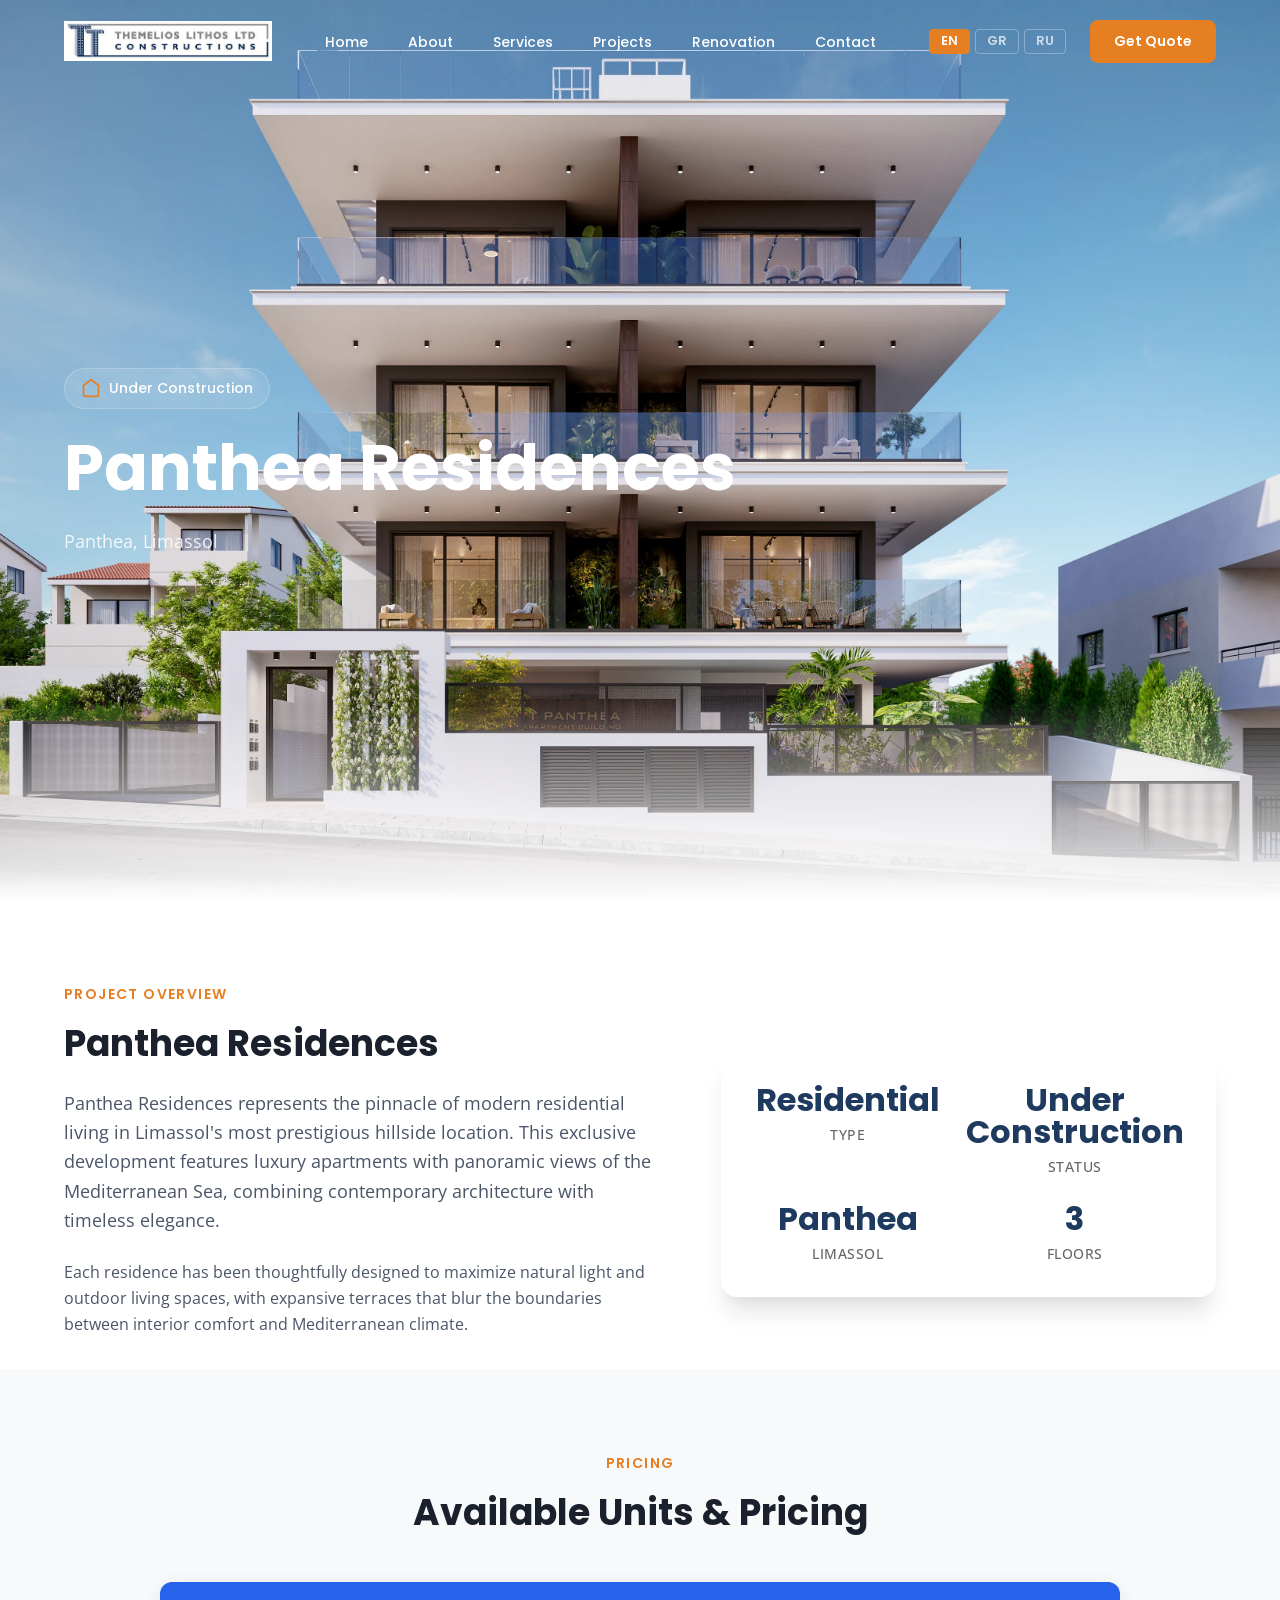
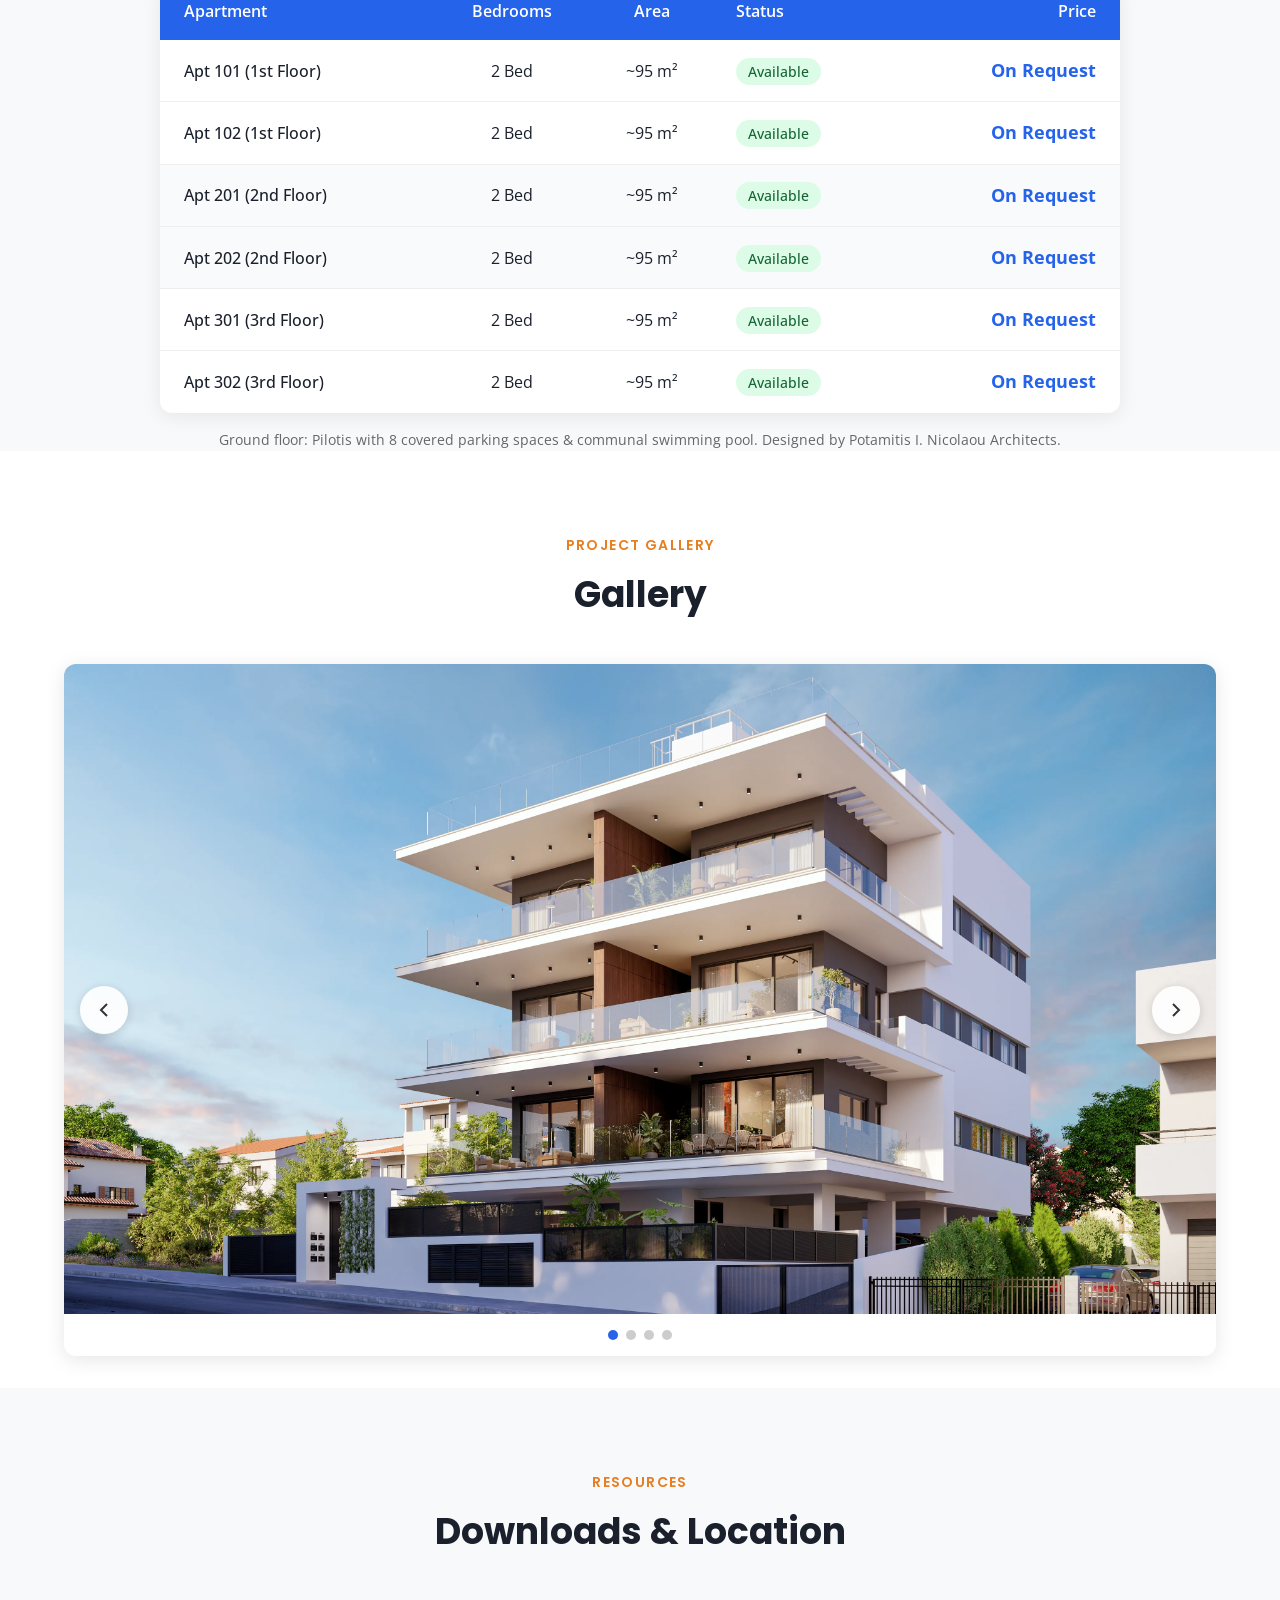
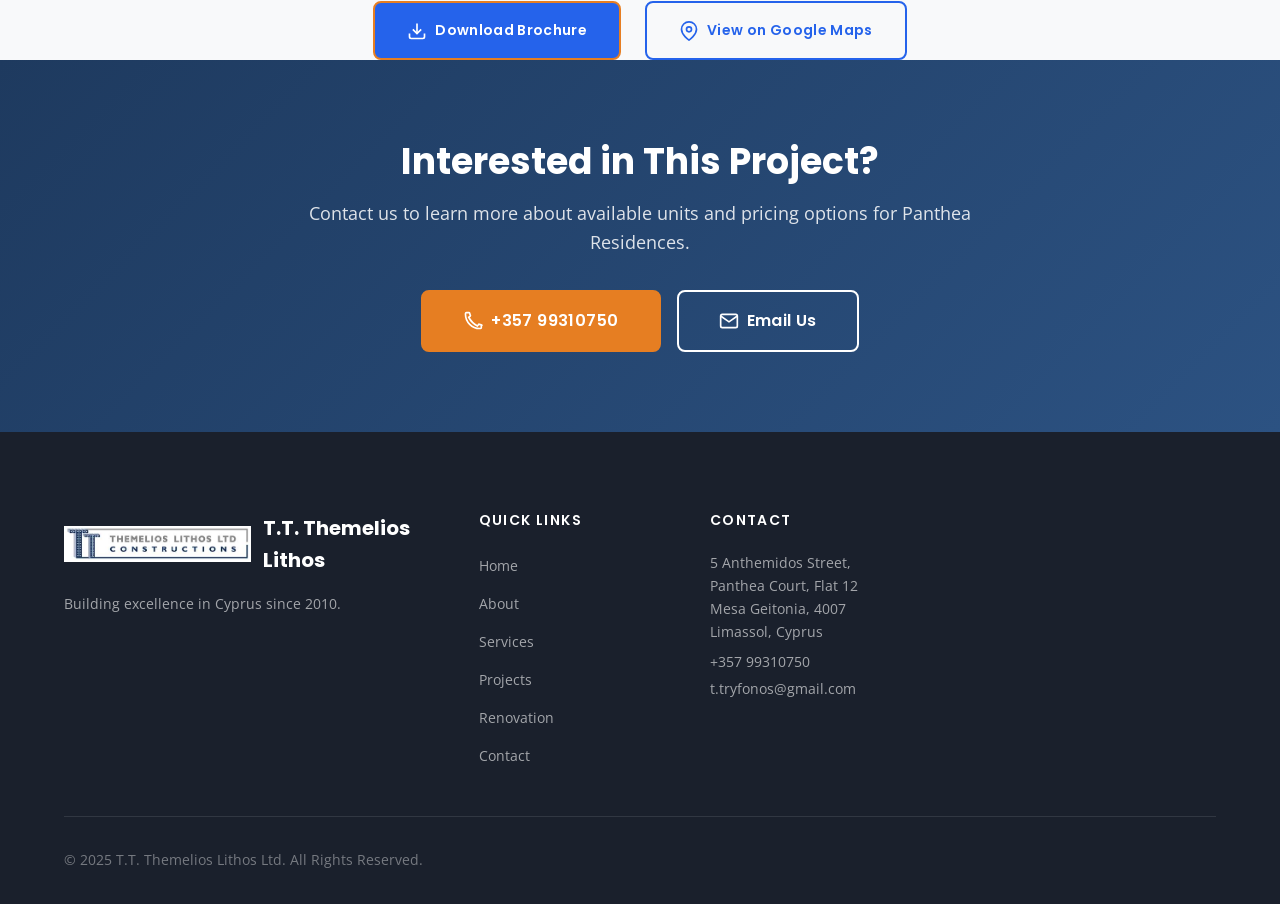
<file: tt-themelios-lithos-website/panthea-residences.html>
<!DOCTYPE html>
<html lang="en">
<head>
    <meta charset="UTF-8">
    <meta name="viewport" content="width=device-width, initial-scale=1.0">
    <title>Panthea Residences | T.T. Themelios Lithos Ltd</title>

    <link rel="preconnect" href="https://fonts.googleapis.com">
    <link rel="preconnect" href="https://fonts.gstatic.com" crossorigin>
    <link href="https://fonts.googleapis.com/css2?family=Poppins:wght@400;500;600;700&family=Open+Sans:wght@400;500;600&display=swap" rel="stylesheet">

    <link rel="stylesheet" href="css/variables.css">
    <link rel="stylesheet" href="css/base.css">
    <link rel="stylesheet" href="css/navigation.css">
    <link rel="stylesheet" href="css/hero.css">
    <link rel="stylesheet" href="css/sections.css">
    <link rel="stylesheet" href="css/projects.css">
    <link rel="stylesheet" href="css/footer.css">
    <link rel="stylesheet" href="css/animations.css">
    <link rel="stylesheet" href="css/language-switcher.css">
    <link rel="stylesheet" href="css/project-detail.css">
    <link rel="stylesheet" href="css/carousel.css">
</head>
<body>
    <header class="header" id="header">
        <nav class="nav container">
            <a href="index.html" class="nav-logo">
                <img src="assets/logo/Logo1.jpg" alt="T.T. Themelios Lithos" class="logo-img" style="height: 40px;">
                
            </a>

            <ul class="nav-menu" id="nav-menu">
                <li class="nav-item"><a href="index.html" class="nav-link" data-lang="nav_home">Home</a></li>
                <li class="nav-item"><a href="index.html#about" class="nav-link" data-lang="nav_about">About</a></li>
                <li class="nav-item"><a href="index.html#services" class="nav-link" data-lang="nav_services">Services</a></li>
                <li class="nav-item"><a href="index.html#projects" class="nav-link" data-lang="nav_projects">Projects</a></li>
                <li class="nav-item"><a href="renovation.html" class="nav-link" data-lang="nav_renovation">Renovation</a></li>
                <li class="nav-item"><a href="index.html#contact" class="nav-link" data-lang="nav_contact">Contact</a></li>
            </ul>

            <div class="nav-actions">
                <div class="language-switcher">
                    <button class="lang-inline-btn" data-lang="en">EN</button>
                    <span class="lang-separator">/</span>
                    <button class="lang-inline-btn" data-lang="el">GR</button>
                    <span class="lang-separator">/</span>
                    <button class="lang-inline-btn" data-lang="ru">RU</button>
                </div>
                <a href="index.html#contact" class="nav-cta" data-lang="nav_cta">Get Quote</a>
                <button class="nav-toggle" id="nav-toggle" aria-label="Toggle navigation"><span></span><span></span><span></span></button>
            </div>
        </nav>
    </header>

    <div class="mobile-menu" id="mobile-menu">
        <div class="mobile-menu-content">
            <div class="mobile-nav-header">
                <span class="mobile-logo">T.T. Themelios Lithos</span>
                <button class="mobile-close" id="mobile-close"><svg width="24" height="24" viewBox="0 0 24 24"><path d="M18 6L6 18M6 6L18 18" stroke="currentColor" stroke-width="2"/></svg></button>
            </div>
            <ul class="mobile-nav-menu">
                <li><a href="index.html" class="mobile-nav-link" data-lang="nav_home">Home</a></li>
                <li><a href="index.html#about" class="mobile-nav-link" data-lang="nav_about">About</a></li>
                <li><a href="index.html#services" class="mobile-nav-link" data-lang="nav_services">Services</a></li>
                <li><a href="index.html#projects" class="mobile-nav-link" data-lang="nav_projects">Projects</a></li>
                <li><a href="renovation.html" class="mobile-nav-link" data-lang="nav_renovation">Renovation</a></li>
                <li><a href="index.html#contact" class="mobile-nav-link" data-lang="nav_contact">Contact</a></li>
            </ul>
            <div class="mobile-contact-info">
                <a href="tel:+35799310750">+357 99310750</a>
                <a href="mailto:t.tryfonos@gmail.com">t.tryfonos@gmail.com</a>
            </div>
        </div>
    </div>

    <main>
        <!-- Hero Section -->
        <section class="hero hero-page" id="home">
            <div class="hero-bg">
                <div class="hero-overlay"></div>
                <div class="hero-image" style="background-image: url('assets/projects/panthea/AVCS25P026_CC1_4K_sRGB_002.webp')"></div>
                <div class="hero-gradient"></div>
            </div>
            <div class="hero-content container">
                <div class="hero-text">
                    <div class="hero-badge">
                        <span class="badge-icon"><svg viewBox="0 0 24 24" fill="none"><path d="M3 9L12 2L21 9V20C21 20.5304 20.7893 21.0391 20.4142 21.4142C20.0391 21.7893 19.5304 22 19 22H5C4.46957 22 3.96086 21.7893 3.58579 21.4142C3.21071 21.0391 3 20.5304 3 20V9Z" stroke="currentColor" stroke-width="2"/></svg></span>
                        <span data-lang="status_under_construction">Under Construction</span>
                    </div>
                    <h1 class="hero-title" data-lang="panthea_title">Panthea Residences</h1>
                    <p class="hero-tagline">Panthea, Limassol</p>
                </div>
            </div>
        </section>

        <!-- Project Overview -->
        <section class="about section" id="overview">
            <div class="container">
                <div class="about-grid">
                    <div class="about-content reveal-up">
                        <span class="section-label" data-lang="overview_title">Project Overview</span>
                        <h2 class="section-title" data-lang="panthea_title">Panthea Residences</h2>
                        <p class="about-lead" data-lang="panthea_overview">Luxury hillside residences with panoramic Mediterranean views and contemporary design in one of Limassol's most prestigious neighborhoods.</p>
                        <p class="about-text" data-lang="panthea_overview_2">Panthea Residences offers an exceptional living experience combining modern architecture with breathtaking views. Each unit is designed to maximize natural light and provide spacious, comfortable living spaces.</p>
                    </div>
                    <div class="about-image reveal-left">
                        <div class="about-image-wrapper">
                            <div class="overview-stats" style="display: grid; grid-template-columns: 1fr 1fr; gap: 1.5rem; padding: 2rem;">
                                <div class="stat-item" style="text-align: center;">
                                    <span class="stat-number" style="font-size: 2rem; font-weight: 700; color: var(--color-primary);">Residential</span>
                                    <span class="stat-label" data-lang="stat_type" style="display: block; font-size: 0.875rem; color: #666;">Type</span>
                                </div>
                                <div class="stat-item" style="text-align: center;">
                                    <span class="stat-number" style="font-size: 2rem; font-weight: 700; color: var(--color-primary);">Under Construction</span>
                                    <span class="stat-label" data-lang="stat_status" style="display: block; font-size: 0.875rem; color: #666;">Status</span>
                                </div>
                                <div class="stat-item" style="text-align: center;">
                                    <span class="stat-number" style="font-size: 2rem; font-weight: 700; color: var(--color-primary);">Panthea</span>
                                    <span class="stat-label" style="display: block; font-size: 0.875rem; color: #666;">Limassol</span>
                                </div>
                                <div class="stat-item" style="text-align: center;">
                                    <span class="stat-number" style="font-size: 2rem; font-weight: 700; color: var(--color-primary);">3</span>
                                    <span class="stat-label" data-lang="stat_floors" style="display: block; font-size: 0.875rem; color: #666;">Floors</span>
                                </div>
                            </div>
                        </div>
                    </div>
                </div>
            </div>
        </section>

        <!-- Unit Details -->
        <section class="projects section" id="pricing" style="background: var(--light, #f8f9fa);">
            <div class="container">
                <div class="projects-header reveal-up">
                    <span class="section-label" data-lang="pricing_title">Pricing</span>
                    <h2 class="section-title" data-lang="panthea_pricing_heading">Available Units & Details</h2>
                </div>
                <div style="max-width: 960px; margin: 0 auto;">
                    <table style="width: 100%; border-collapse: collapse; background: var(--white, #fff); border-radius: 12px; overflow: hidden; box-shadow: 0 4px 20px rgba(0,0,0,0.08);">
                        <thead>
                            <tr style="background: var(--primary, #2563eb); color: #fff;">
                                <th style="padding: 1rem 1.5rem; text-align: left; font-weight: 600;">Apartment</th>
                                <th style="padding: 1rem 1rem; text-align: center; font-weight: 600;">Bedrooms</th>
                                <th style="padding: 1rem 1rem; text-align: center; font-weight: 600;">Area</th>
                                <th style="padding: 1rem 1.5rem; text-align: left; font-weight: 600;" data-lang="table_status">Status</th>
                                <th style="padding: 1rem 1.5rem; text-align: right; font-weight: 600;" data-lang="table_price">Price</th>
                            </tr>
                        </thead>
                        <tbody>
                            <tr style="border-bottom: 1px solid #eee;">
                                <td style="padding: 1rem 1.5rem; font-weight: 500;">Apt 101 (1st Floor)</td>
                                <td style="padding: 1rem 1rem; text-align: center;">2 Bed</td>
                                <td style="padding: 1rem 1rem; text-align: center;">~95 m&sup2;</td>
                                <td style="padding: 1rem 1.5rem;"><span style="background: #dcfce7; color: #166534; padding: 0.25rem 0.75rem; border-radius: 20px; font-size: 0.875rem; font-weight: 500;" data-lang="status_available">Available</span></td>
                                <td style="padding: 1rem 1.5rem; text-align: right; font-weight: 700; color: var(--primary, #2563eb); font-size: 1.125rem;">On Request</td>
                            </tr>
                            <tr style="border-bottom: 1px solid #eee;">
                                <td style="padding: 1rem 1.5rem; font-weight: 500;">Apt 102 (1st Floor)</td>
                                <td style="padding: 1rem 1rem; text-align: center;">2 Bed</td>
                                <td style="padding: 1rem 1rem; text-align: center;">~95 m&sup2;</td>
                                <td style="padding: 1rem 1.5rem;"><span style="background: #dcfce7; color: #166534; padding: 0.25rem 0.75rem; border-radius: 20px; font-size: 0.875rem; font-weight: 500;" data-lang="status_available">Available</span></td>
                                <td style="padding: 1rem 1.5rem; text-align: right; font-weight: 700; color: var(--primary, #2563eb); font-size: 1.125rem;">On Request</td>
                            </tr>
                            <tr style="border-bottom: 1px solid #eee; background: #f9fafb;">
                                <td style="padding: 1rem 1.5rem; font-weight: 500;">Apt 201 (2nd Floor)</td>
                                <td style="padding: 1rem 1rem; text-align: center;">2 Bed</td>
                                <td style="padding: 1rem 1rem; text-align: center;">~95 m&sup2;</td>
                                <td style="padding: 1rem 1.5rem;"><span style="background: #dcfce7; color: #166534; padding: 0.25rem 0.75rem; border-radius: 20px; font-size: 0.875rem; font-weight: 500;" data-lang="status_available">Available</span></td>
                                <td style="padding: 1rem 1.5rem; text-align: right; font-weight: 700; color: var(--primary, #2563eb); font-size: 1.125rem;">On Request</td>
                            </tr>
                            <tr style="border-bottom: 1px solid #eee; background: #f9fafb;">
                                <td style="padding: 1rem 1.5rem; font-weight: 500;">Apt 202 (2nd Floor)</td>
                                <td style="padding: 1rem 1rem; text-align: center;">2 Bed</td>
                                <td style="padding: 1rem 1rem; text-align: center;">~95 m&sup2;</td>
                                <td style="padding: 1rem 1.5rem;"><span style="background: #dcfce7; color: #166534; padding: 0.25rem 0.75rem; border-radius: 20px; font-size: 0.875rem; font-weight: 500;" data-lang="status_available">Available</span></td>
                                <td style="padding: 1rem 1.5rem; text-align: right; font-weight: 700; color: var(--primary, #2563eb); font-size: 1.125rem;">On Request</td>
                            </tr>
                            <tr style="border-bottom: 1px solid #eee;">
                                <td style="padding: 1rem 1.5rem; font-weight: 500;">Apt 301 (3rd Floor)</td>
                                <td style="padding: 1rem 1rem; text-align: center;">2 Bed</td>
                                <td style="padding: 1rem 1rem; text-align: center;">~95 m&sup2;</td>
                                <td style="padding: 1rem 1.5rem;"><span style="background: #dcfce7; color: #166534; padding: 0.25rem 0.75rem; border-radius: 20px; font-size: 0.875rem; font-weight: 500;" data-lang="status_available">Available</span></td>
                                <td style="padding: 1rem 1.5rem; text-align: right; font-weight: 700; color: var(--primary, #2563eb); font-size: 1.125rem;">On Request</td>
                            </tr>
                            <tr>
                                <td style="padding: 1rem 1.5rem; font-weight: 500;">Apt 302 (3rd Floor)</td>
                                <td style="padding: 1rem 1rem; text-align: center;">2 Bed</td>
                                <td style="padding: 1rem 1rem; text-align: center;">~95 m&sup2;</td>
                                <td style="padding: 1rem 1.5rem;"><span style="background: #dcfce7; color: #166534; padding: 0.25rem 0.75rem; border-radius: 20px; font-size: 0.875rem; font-weight: 500;" data-lang="status_available">Available</span></td>
                                <td style="padding: 1rem 1.5rem; text-align: right; font-weight: 700; color: var(--primary, #2563eb); font-size: 1.125rem;">On Request</td>
                            </tr>
                        </tbody>
                    </table>
                    <p style="margin-top: 1rem; text-align: center; font-size: 0.875rem; color: #666;">Ground floor: Pilotis with 8 covered parking spaces &amp; communal swimming pool. Designed by Potamitis I. Nicolaou Architects.</p>
                </div>
            </div>
        </section>

        <!-- Photo Gallery Carousel -->
        <section class="projects section" id="brochure">
            <div class="container">
                <div class="projects-header reveal-up">
                    <span class="section-label" data-lang="gallery_title">Gallery</span>
                    <h2 class="section-title" data-lang="panthea_gallery_heading">Project Gallery</h2>
                </div>
                <div class="photo-carousel" style="max-width: 1200px;">
                    <div class="carousel-track">
                        <div class="carousel-slide">
                            <img src="assets/projects/panthea/AVCS25P026_CC1_4K_sRGB_001.webp" alt="Panthea Residences exterior view 1" loading="lazy" style="height: 650px;">
                        </div>
                        <div class="carousel-slide">
                            <img src="assets/projects/panthea/AVCS25P026_CC1_4K_sRGB_002.webp" alt="Panthea Residences exterior view 2" loading="lazy" style="height: 650px;">
                        </div>
                        <div class="carousel-slide">
                            <img src="assets/projects/panthea/AVCS25P026_CC1_4K_sRGB_003.webp" alt="Panthea Residences exterior view 3" loading="lazy" style="height: 650px;">
                        </div>
                        <div class="carousel-slide">
                            <img src="assets/projects/panthea/AVCS25P026_CC1_4K_sRGB_004.webp" alt="Panthea Residences exterior view 4" loading="lazy" style="height: 650px;">
                        </div>
                    </div>
                    <button class="carousel-btn carousel-prev" aria-label="Previous">
                        <svg width="24" height="24" viewBox="0 0 24 24" fill="none" stroke="currentColor" stroke-width="2"><path d="M15 18l-6-6 6-6"/></svg>
                    </button>
                    <button class="carousel-btn carousel-next" aria-label="Next">
                        <svg width="24" height="24" viewBox="0 0 24 24" fill="none" stroke="currentColor" stroke-width="2"><path d="M9 18l6-6-6-6"/></svg>
                    </button>
                    <div class="carousel-dots"></div>
                </div>
            </div>
        </section>

        <!-- Downloads & Map -->
        <section class="projects section" id="downloads" style="background: var(--light, #f8f9fa);">
            <div class="container">
                <div class="projects-header reveal-up">
                    <span class="section-label" data-lang="resources_title">Resources</span>
                    <h2 class="section-title" data-lang="panthea_resources_heading">Downloads & Location</h2>
                </div>
                <div style="display: flex; flex-wrap: wrap; gap: 1.5rem; justify-content: center; margin-top: 2rem;">
                    <a href="assets/brochures/panthea-plans.pdf" target="_blank" class="btn btn-primary" style="display: inline-flex; align-items: center; gap: 0.5rem; padding: 1rem 2rem; background: var(--primary, #2563eb); color: #fff; text-decoration: none; border-radius: 8px; font-weight: 600; transition: all 0.3s ease;">
                        <svg width="20" height="20" viewBox="0 0 24 24" fill="none" stroke="currentColor" stroke-width="2"><path d="M21 15v4a2 2 0 0 1-2 2H5a2 2 0 0 1-2-2v-4"/><polyline points="7 10 12 15 17 10"/><line x1="12" y1="15" x2="12" y2="3"/></svg>
                        <span data-lang="download_brochure">Download Brochure</span>
                    </a>
                    <a href="https://maps.app.goo.gl/My3kjvU14BoPerps9" target="_blank" rel="noopener noreferrer" class="btn btn-secondary" style="display: inline-flex; align-items: center; gap: 0.5rem; padding: 1rem 2rem; background: transparent; color: var(--primary, #2563eb); text-decoration: none; border-radius: 8px; font-weight: 600; border: 2px solid var(--primary, #2563eb); transition: all 0.3s ease;">
                        <svg width="20" height="20" viewBox="0 0 24 24" fill="none" stroke="currentColor" stroke-width="2"><path d="M21 10c0 7-9 13-9 13s-9-6-9-13a9 9 0 0 1 18 0z"></path><circle cx="12" cy="10" r="3"></circle></svg>
                        <span data-lang="view_on_map">View on Google Maps</span>
                    </a>
                </div>
            </div>
        </section>

        <!-- Contact CTA -->
        <section class="cta-section">
            <div class="container">
                <div class="cta-content reveal-up">
                    <h2 class="cta-title" data-lang="interest_title">Interested in This Project?</h2>
                    <p class="cta-text" data-lang="panthea_interest_text">Contact us to learn more about available units and pricing options for Panthea Residences.</p>
                    <div class="cta-buttons">
                        <a href="tel:+35799310750" class="btn btn-primary btn-lg">
                            <svg viewBox="0 0 24 24" fill="none"><path d="M22 16.92V19.92C22 20.48 21.56 20.96 21 20.99C20.62 21 20.23 21 19.84 21C10.83 21 3.00003 13.17 3.00003 4.16C3.00003 3.77 3.00003 3.38 3.01003 3C3.04003 2.44 3.52003 2 4.08003 2H7.08003C7.56003 2 7.98003 2.34 8.07003 2.81C8.23003 3.67 8.49003 4.5 8.85003 5.31C8.97003 5.57 8.91003 5.87 8.69003 6.06L6.89003 7.5C9.21003 11.97 12.81 15.57 17.28 17.89L18.72 16.09C18.91 15.87 19.21 15.81 19.47 15.93C20.28 16.29 21.11 16.55 21.97 16.71C22.44 16.8 22.78 17.22 22.78 17.7V16.92" stroke="currentColor" stroke-width="2"/></svg>
                            <span>+357 99310750</span>
                        </a>
                        <a href="mailto:t.tryfonos@gmail.com" class="btn btn-secondary btn-lg">
                            <svg viewBox="0 0 24 24" fill="none"><rect x="2" y="4" width="20" height="16" rx="2" stroke="currentColor" stroke-width="2"/><path d="M22 6L12 13L2 6" stroke="currentColor" stroke-width="2"/></svg>
                            <span data-lang="email_us">Email Us</span>
                        </a>
                    </div>
                </div>
            </div>
        </section>
    </main>

    <!-- Footer -->
    <footer class="footer">
        <div class="container">
            <div class="footer-grid">
                <div class="footer-brand">
                    <a href="index.html" class="footer-logo">
                        <img src="assets/logo/Logo1.jpg" alt="T.T. Themelios Lithos" style="height: 36px;">
                        <span>T.T. Themelios Lithos</span>
                    </a>
                    <p class="footer-tagline" data-lang="footer_tagline">Building excellence in Cyprus since 2010.</p>
                </div>
                <div class="footer-links">
                    <h4 class="footer-heading" data-lang="footer_quick_links">Quick Links</h4>
                    <ul>
                        <li><a href="index.html" data-lang="nav_home">Home</a></li>
                        <li><a href="index.html#about" data-lang="nav_about">About</a></li>
                        <li><a href="index.html#services" data-lang="nav_services">Services</a></li>
                        <li><a href="index.html#projects" data-lang="nav_projects">Projects</a></li>
                        <li><a href="renovation.html" data-lang="nav_renovation">Renovation</a></li>
                        <li><a href="index.html#contact" data-lang="nav_contact">Contact</a></li>
                    </ul>
                </div>
                <div class="footer-contact">
                    <h4 class="footer-heading" data-lang="footer_contact">Contact</h4>
                    <address>
                        <p>5 Anthemidos Street, Panthea Court, Flat 12</p>
                        <p>Mesa Geitonia, 4007 Limassol, Cyprus</p>
                    </address>
                    <p><a href="tel:+35799310750">+357 99310750</a></p>
                    <p><a href="mailto:t.tryfonos@gmail.com">t.tryfonos@gmail.com</a></p>
                </div>
            </div>
            <div class="footer-bottom">
                <p class="footer-copyright">&copy; 2025 T.T. Themelios Lithos Ltd. <span data-lang="footer_rights">All Rights Reserved.</span></p>
            </div>
        </div>
    </footer>

    <script src="js/navigation.js"></script>
    <script src="js/animations.js"></script>
    <script src="js/main.js"></script>
    <script src="js/carousel.js"></script>
</body>
</html>
</file>
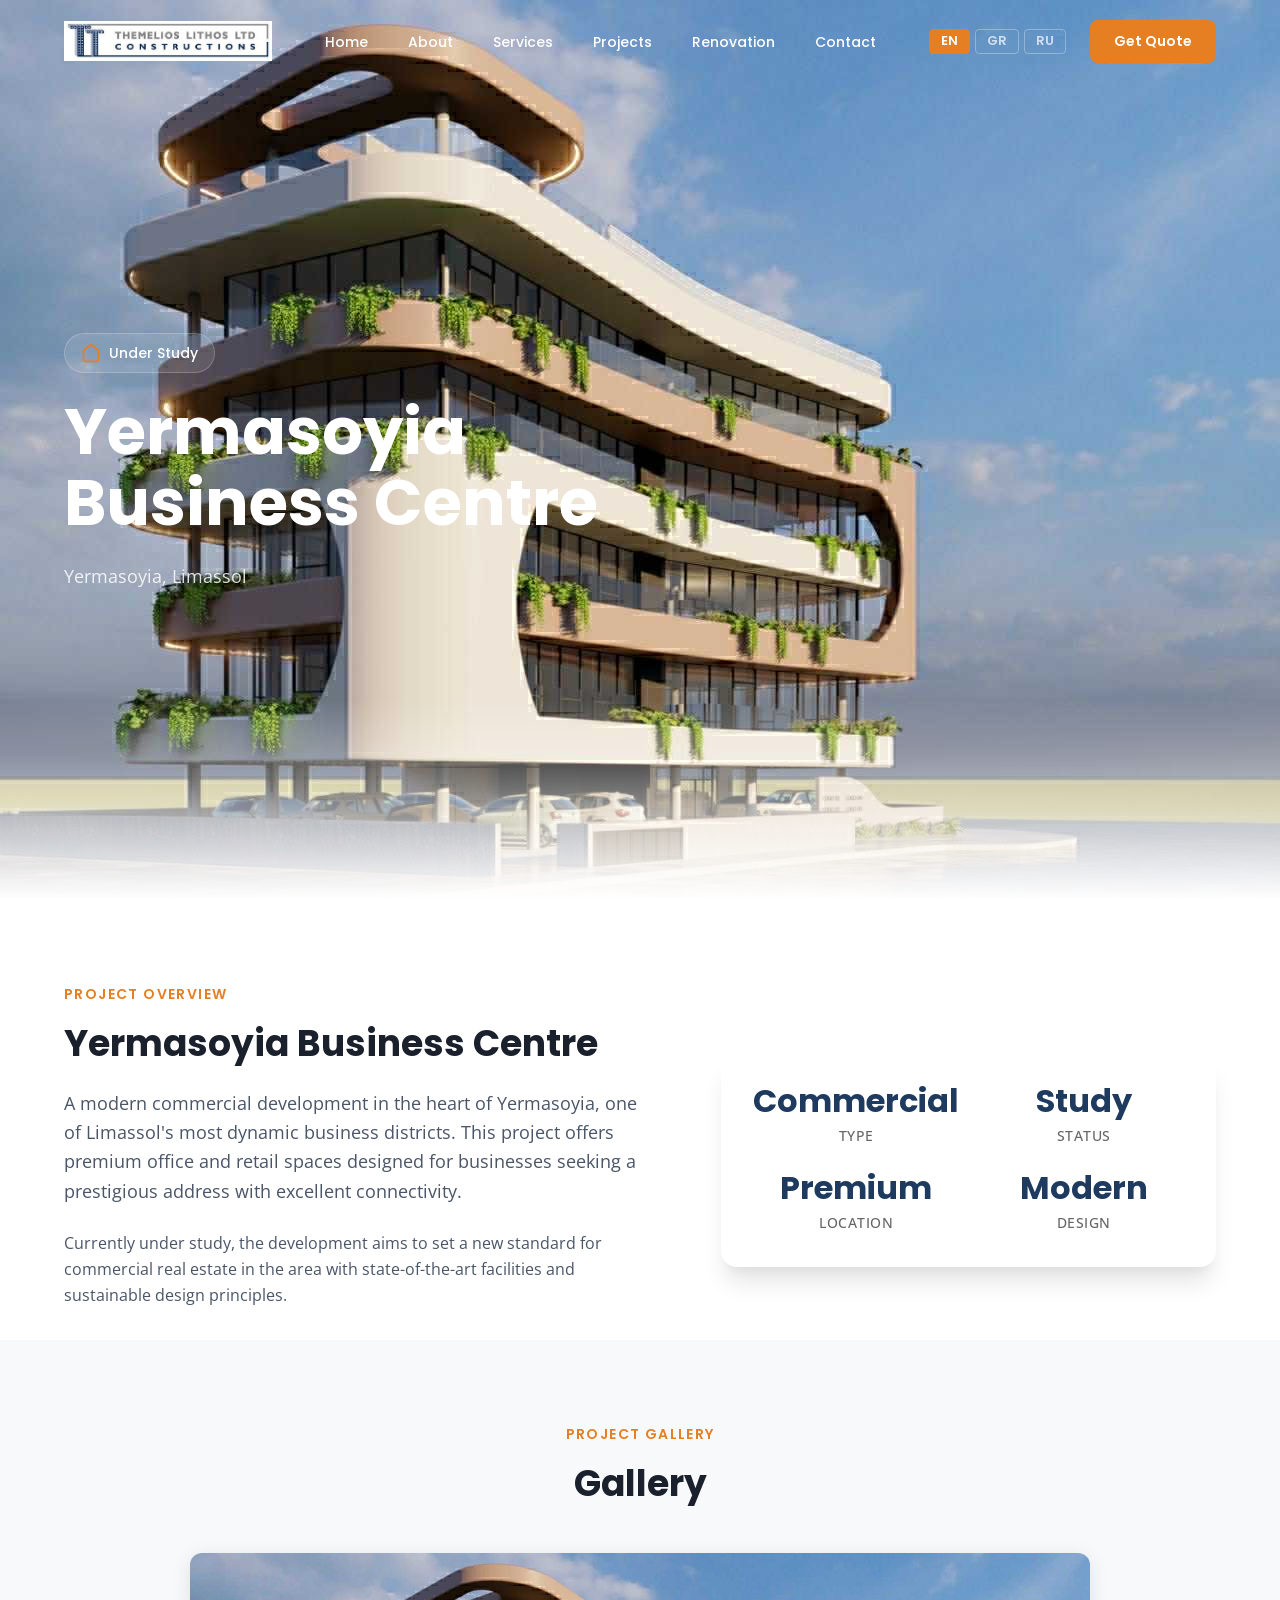
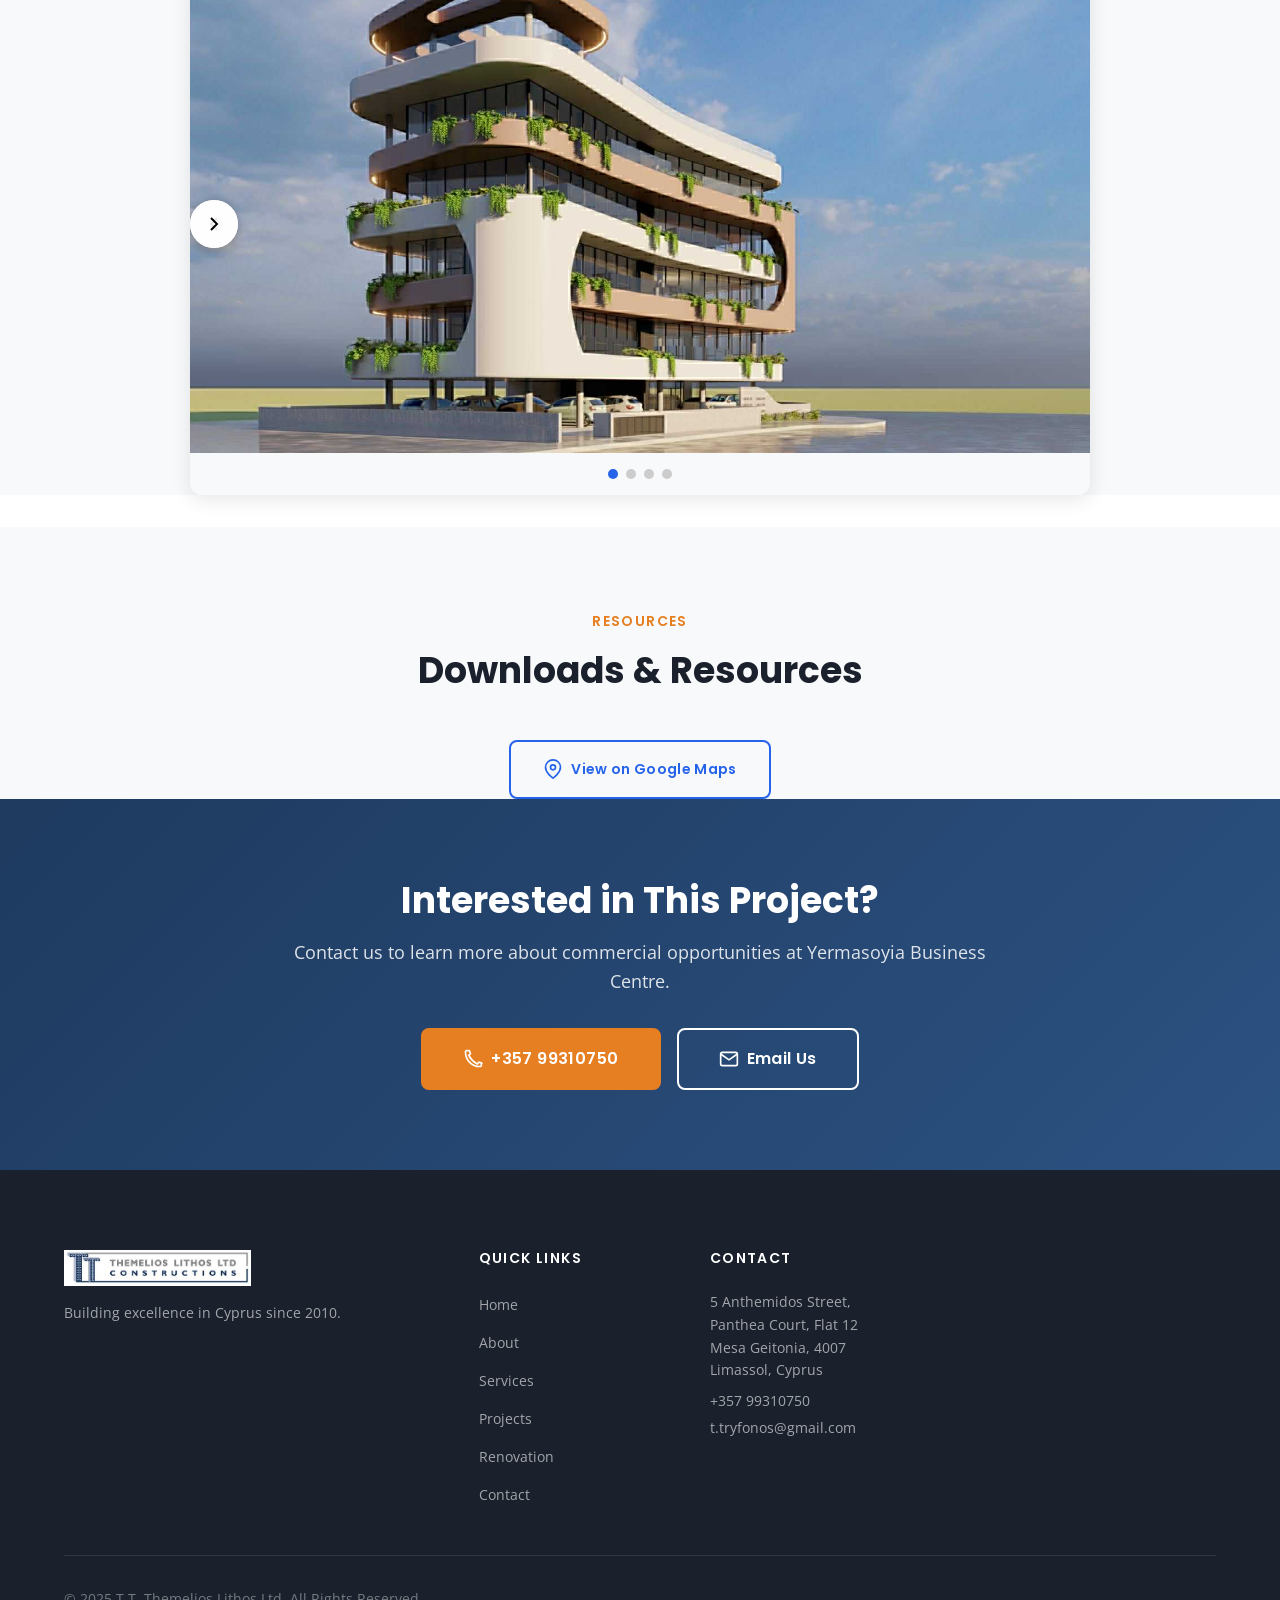
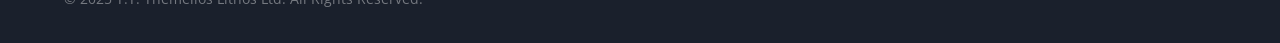
<file: tt-themelios-lithos-website/yermasoyia-business-centre.html>
<!DOCTYPE html>
<html lang="en">
<head>
    <meta charset="UTF-8">
    <meta name="viewport" content="width=device-width, initial-scale=1.0">
    <title>Yermasoyia Business Centre | T.T. Themelios Lithos Ltd</title>

    <link rel="preconnect" href="https://fonts.googleapis.com">
    <link rel="preconnect" href="https://fonts.gstatic.com" crossorigin>
    <link href="https://fonts.googleapis.com/css2?family=Poppins:wght@400;500;600;700&family=Open+Sans:wght@400;500;600&display=swap" rel="stylesheet">

    <link rel="stylesheet" href="css/variables.css">
    <link rel="stylesheet" href="css/base.css">
    <link rel="stylesheet" href="css/navigation.css">
    <link rel="stylesheet" href="css/hero.css">
    <link rel="stylesheet" href="css/sections.css">
    <link rel="stylesheet" href="css/projects.css">
    <link rel="stylesheet" href="css/footer.css">
    <link rel="stylesheet" href="css/animations.css">
    <link rel="stylesheet" href="css/language-switcher.css">
    <link rel="stylesheet" href="css/project-detail.css">
    <link rel="stylesheet" href="css/carousel.css">
</head>
<body>
    <header class="header" id="header">
        <nav class="nav container">
            <a href="index.html" class="nav-logo">
                <img src="assets/logo/Logo1.jpg" alt="T.T. Themelios Lithos" class="logo-img" style="height: 40px;">
                
            </a>

            <ul class="nav-menu" id="nav-menu">
                <li class="nav-item"><a href="index.html" class="nav-link" data-lang="nav_home">Home</a></li>
                <li class="nav-item"><a href="index.html#about" class="nav-link" data-lang="nav_about">About</a></li>
                <li class="nav-item"><a href="index.html#services" class="nav-link" data-lang="nav_services">Services</a></li>
                <li class="nav-item"><a href="index.html#projects" class="nav-link" data-lang="nav_projects">Projects</a></li>
                <li class="nav-item"><a href="renovation.html" class="nav-link" data-lang="nav_renovation">Renovation</a></li>
                <li class="nav-item"><a href="index.html#contact" class="nav-link" data-lang="nav_contact">Contact</a></li>
            </ul>

            <div class="nav-actions">
                                <div class="language-switcher">
                    <button class="lang-inline-btn" data-lang="en">EN</button>
                    <span class="lang-separator">/</span>
                    <button class="lang-inline-btn" data-lang="el">GR</button>
                    <span class="lang-separator">/</span>
                    <button class="lang-inline-btn" data-lang="ru">RU</button>
                </div>
                <a href="index.html#contact" class="nav-cta" data-lang="nav_cta">Get Quote</a>
                <button class="nav-toggle" id="nav-toggle" aria-label="Toggle navigation"><span></span><span></span><span></span></button>
            </div>
        </nav>
    </header>

    <div class="mobile-menu" id="mobile-menu">
        <div class="mobile-menu-content">
            <div class="mobile-nav-header">
                <span class="mobile-logo">T.T. Themelios Lithos</span>
                <button class="mobile-close" id="mobile-close"><svg width="24" height="24" viewBox="0 0 24 24"><path d="M18 6L6 18M6 6L18 18" stroke="currentColor" stroke-width="2"/></svg></button>
            </div>
            <ul class="mobile-nav-menu">
                <li><a href="index.html" class="mobile-nav-link" data-lang="nav_home">Home</a></li>
                <li><a href="index.html#about" class="mobile-nav-link" data-lang="nav_about">About</a></li>
                <li><a href="index.html#services" class="mobile-nav-link" data-lang="nav_services">Services</a></li>
                <li><a href="index.html#projects" class="mobile-nav-link" data-lang="nav_projects">Projects</a></li>
                <li><a href="renovation.html" class="mobile-nav-link" data-lang="nav_renovation">Renovation</a></li>
                <li><a href="index.html#contact" class="mobile-nav-link" data-lang="nav_contact">Contact</a></li>
            </ul>
            <div class="mobile-contact-info">
                <a href="tel:+35799310750">+357 99310750</a>
                <a href="mailto:t.tryfonos@gmail.com">t.tryfonos@gmail.com</a>
            </div>
        </div>
    </div>

    <main>
        <!-- Hero Section -->
        <section class="hero hero-page" id="home">
            <div class="hero-bg">
                <div class="hero-overlay"></div>
                <div class="hero-image" style="background-image: url('assets/projects/yermasoyia/att.3cdXnB1LrWNwgJKtmUXn757g_bh1zwdtrnGqsAaxbAs.jpg')"></div>
                <div class="hero-gradient"></div>
            </div>
            <div class="hero-content container">
                <div class="hero-text">
                    <div class="hero-badge">
                        <span class="badge-icon"><svg viewBox="0 0 24 24" fill="none"><path d="M3 9L12 2L21 9V20C21 20.5304 20.7893 21.0391 20.4142 21.4142C20.0391 21.7893 19.5304 22 19 22H5C4.46957 22 3.96086 21.7893 3.58579 21.4142C3.21071 21.0391 3 20.5304 3 20V9Z" stroke="currentColor" stroke-width="2"/></svg></span>
                        <span data-lang="status_under_study">Under Study</span>
                    </div>
                    <h1 class="hero-title" data-lang="yermasoyia_title">Yermasoyia Business Centre</h1>
                    <p class="hero-tagline">Yermasoyia, Limassol</p>
                </div>
            </div>
        </section>

        <!-- Project Overview -->
        <section class="about section" id="overview">
            <div class="container">
                <div class="about-grid">
                    <div class="about-content reveal-up">
                        <span class="section-label" data-lang="overview_title">Project Overview</span>
                        <h2 class="section-title" data-lang="yermasoyia_title">Yermasoyia Business Centre</h2>
                        <p class="about-lead" data-lang="yermasoyia_overview">The Yermasoyia Business Centre is a premium commercial development planned for one of Limassol's most dynamic business districts. Designed to meet the demands of modern enterprises, this project will offer state-of-the-art office spaces and commercial facilities.</p>
                        <p class="about-text" data-lang="yermasoyia_overview_2">Currently under study, the development aims to create a landmark commercial hub that combines functional excellence with architectural distinction in the thriving Yermasoyia area.</p>
                    </div>
                    <div class="about-image reveal-left">
                        <div class="about-image-wrapper">
                            <div class="overview-stats" style="display: grid; grid-template-columns: 1fr 1fr; gap: 1.5rem; padding: 2rem;">
                                <div class="stat-item" style="text-align: center;">
                                    <span class="stat-number" style="font-size: 2rem; font-weight: 700; color: var(--color-primary);">Commercial</span>
                                    <span class="stat-label" data-lang="stat_type" style="display: block; font-size: 0.875rem; color: #666;">Type</span>
                                </div>
                                <div class="stat-item" style="text-align: center;">
                                    <span class="stat-number" style="font-size: 2rem; font-weight: 700; color: var(--color-primary);">Study</span>
                                    <span class="stat-label" data-lang="stat_status" style="display: block; font-size: 0.875rem; color: #666;">Status</span>
                                </div>
                                <div class="stat-item" style="text-align: center;">
                                    <span class="stat-number" style="font-size: 2rem; font-weight: 700; color: var(--color-primary);">Premium</span>
                                    <span class="stat-label" data-lang="stat_location" style="display: block; font-size: 0.875rem; color: #666;">Location</span>
                                </div>
                                <div class="stat-item" style="text-align: center;">
                                    <span class="stat-number" style="font-size: 2rem; font-weight: 700; color: var(--color-primary);">Modern</span>
                                    <span class="stat-label" data-lang="stat_design" style="display: block; font-size: 0.875rem; color: #666;">Design</span>
                                </div>
                            </div>
                        </div>
                    </div>
                </div>
            </div>
        </section>

        <!-- Gallery Section -->
        <section class="projects section" id="gallery" style="background: var(--light, #f8f9fa);">
            <div class="container">
                <div class="projects-header reveal-up">
                    <span class="section-label" data-lang="gallery_title">Project Gallery</span>
                    <h2 class="section-title" data-lang="yermasoyia_gallery_heading">Gallery</h2>
                </div>
                <div class="photo-carousel">
                    <div class="carousel-track">
                        <div class="carousel-slide"><img src="assets/projects/yermasoyia/att.3cdXnB1LrWNwgJKtmUXn757g_bh1zwdtrnGqsAaxbAs.jpg" alt="Yermasoyia Business Centre - View 1" loading="lazy"></div>
                        <div class="carousel-slide"><img src="assets/projects/yermasoyia/att.WlWs8lX2MnZJ02G3CDJ4wYvKys-ZZDC59V8ZA9YNCtA.jpg" alt="Yermasoyia Business Centre - View 2" loading="lazy"></div>
                        <div class="carousel-slide"><img src="assets/projects/yermasoyia/att.qnhgoJ1aMRnW7YbslOcmYw84-GKJOBiqAp2lER3A-fI.jpg" alt="Yermasoyia Business Centre - View 3" loading="lazy"></div>
                        <div class="carousel-slide"><img src="assets/projects/yermasoyia/att.zfTAXUI2fN9eKdpfS5-wNTEudXffPkae7TcwnnbQe00.jpg" alt="Yermasoyia Business Centre - View 4" loading="lazy"></div>
                    </div>
                    <button class="carousel-btn carousel-btn-prev" aria-label="Previous"><svg viewBox="0 0 24 24" fill="none"><path d="M15 18L9 12L15 6" stroke="currentColor" stroke-width="2"/></svg></button>
                    <button class="carousel-btn carousel-btn-next" aria-label="Next"><svg viewBox="0 0 24 24" fill="none"><path d="M9 18L15 12L9 6" stroke="currentColor" stroke-width="2"/></svg></button>
                    <div class="carousel-dots"></div>
                </div>
            </div>
        </section>

        <!-- Downloads & Location -->
        <section class="projects section" id="downloads" style="background: var(--light, #f8f9fa);">
            <div class="container">
                <div class="projects-header reveal-up">
                    <span class="section-label" data-lang="resources_title">Resources</span>
                    <h2 class="section-title" data-lang="yermasoyia_resources_heading">Downloads & Location</h2>
                </div>
                <div style="display: flex; flex-wrap: wrap; gap: 1.5rem; justify-content: center; margin-top: 2rem;">
                    <a href="https://maps.app.goo.gl/648W4qVKVcurVedf7" target="_blank" rel="noopener noreferrer" class="btn btn-secondary" style="display: inline-flex; align-items: center; gap: 0.5rem; padding: 1rem 2rem; background: transparent; color: var(--primary, #2563eb); text-decoration: none; border-radius: 8px; font-weight: 600; border: 2px solid var(--primary, #2563eb); transition: all 0.3s ease;">
                        <svg width="20" height="20" viewBox="0 0 24 24" fill="none" stroke="currentColor" stroke-width="2"><path d="M21 10c0 7-9 13-9 13s-9-6-9-13a9 9 0 0 1 18 0z"></path><circle cx="12" cy="10" r="3"></circle></svg>
                        <span data-lang="view_on_map">View on Google Maps</span>
                    </a>
                </div>
            </div>
        </section>

        <!-- Contact CTA -->
        <section class="cta-section">
            <div class="container">
                <div class="cta-content reveal-up">
                    <h2 class="cta-title" data-lang="interest_title">Interested in This Project?</h2>
                    <p class="cta-text" data-lang="yermasoyia_interest_text">Contact us to learn more about the Yermasoyia Business Centre and commercial opportunities.</p>
                    <div class="cta-buttons">
                        <a href="tel:+35799310750" class="btn btn-primary btn-lg">
                            <svg viewBox="0 0 24 24" fill="none"><path d="M22 16.92V19.92C22 20.48 21.56 20.96 21 20.99C20.62 21 20.23 21 19.84 21C10.83 21 3.00003 13.17 3.00003 4.16C3.00003 3.77 3.00003 3.38 3.01003 3C3.04003 2.44 3.52003 2 4.08003 2H7.08003C7.56003 2 7.98003 2.34 8.07003 2.81C8.23003 3.67 8.49003 4.5 8.85003 5.31C8.97003 5.57 8.91003 5.87 8.69003 6.06L6.89003 7.5C9.21003 11.97 12.81 15.57 17.28 17.89L18.72 16.09C18.91 15.87 19.21 15.81 19.47 15.93C20.28 16.29 21.11 16.55 21.97 16.71C22.44 16.8 22.78 17.22 22.78 17.7V16.92" stroke="currentColor" stroke-width="2"/></svg>
                            <span>+357 99310750</span>
                        </a>
                        <a href="mailto:t.tryfonos@gmail.com" class="btn btn-secondary btn-lg">
                            <svg viewBox="0 0 24 24" fill="none"><rect x="2" y="4" width="20" height="16" rx="2" stroke="currentColor" stroke-width="2"/><path d="M22 6L12 13L2 6" stroke="currentColor" stroke-width="2"/></svg>
                            <span data-lang="email_us">Email Us</span>
                        </a>
                    </div>
                </div>
            </div>
        </section>
    </main>

    <!-- Footer -->
    <footer class="footer">
        <div class="container">
            <div class="footer-grid">
                <div class="footer-brand">
                    <a href="index.html" class="footer-logo">
                        <img src="assets/logo/Logo1.jpg" alt="T.T. Themelios Lithos" style="height: 36px;">
                    </a>
                    <p class="footer-tagline" data-lang="footer_tagline">Building excellence in Cyprus since 2010.</p>
                </div>
                <div class="footer-links">
                    <h4 class="footer-heading" data-lang="footer_quick_links">Quick Links</h4>
                    <ul>
                        <li><a href="index.html" data-lang="nav_home">Home</a></li>
                        <li><a href="index.html#about" data-lang="nav_about">About</a></li>
                        <li><a href="index.html#services" data-lang="nav_services">Services</a></li>
                        <li><a href="index.html#projects" data-lang="nav_projects">Projects</a></li>
                        <li><a href="renovation.html" data-lang="nav_renovation">Renovation</a></li>
                        <li><a href="index.html#contact" data-lang="nav_contact">Contact</a></li>
                    </ul>
                </div>
                <div class="footer-contact">
                    <h4 class="footer-heading" data-lang="footer_contact">Contact</h4>
                    <address>
                        <p>5 Anthemidos Street, Panthea Court, Flat 12</p>
                        <p>Mesa Geitonia, 4007 Limassol, Cyprus</p>
                    </address>
                    <p><a href="tel:+35799310750">+357 99310750</a></p>
                    <p><a href="mailto:t.tryfonos@gmail.com">t.tryfonos@gmail.com</a></p>
                </div>
            </div>
            <div class="footer-bottom">
                <p class="footer-copyright">&copy; 2025 T.T. Themelios Lithos Ltd. <span data-lang="footer_rights">All Rights Reserved.</span></p>
            </div>
        </div>
    </footer>

    <script src="js/navigation.js"></script>
    <script src="js/animations.js"></script>
    <script src="js/main.js"></script>
    <script src="js/carousel.js"></script>
</body>
</html>
</file>
<file: tt-themelios-lithos-website/css/variables.css>
/* ==========================================================================
   CSS Variables - Modern Design System
   T.T. Themelios Lithos Ltd
   ========================================================================== */

:root {
    /* Colors - Modern Palette */
    --color-primary: #1E3A5F;
    --color-secondary: #2C5282;
    --color-accent: #E67E22;
    --color-accent-light: #F39C12;
    --color-accent-dark: #D35400;
    
    /* Background Colors */
    --color-bg-primary: #FFFFFF;
    --color-bg-secondary: #F7FAFC;
    --color-bg-tertiary: #EDF2F7;
    --color-bg-dark: #1A202C;
    --color-bg-overlay: rgba(30, 58, 95, 0.9);
    
    /* Text Colors */
    --color-text-primary: #1A202C;
    --color-text-secondary: #4A5568;
    --color-text-tertiary: #718096;
    --color-text-light: #FFFFFF;
    
    /* Status Colors */
    --color-success: #38A169;
    --color-warning: #D69E2E;
    --color-error: #E53E3E;
    --color-info: #3182CE;
    
    /* Project Status */
    --color-completed: #38A169;
    --color-sold: #805AD5;
    --color-ongoing: #3182CE;
    
    /* Typography */
    --font-heading: 'Poppins', -apple-system, BlinkMacSystemFont, sans-serif;
    --font-body: 'Open Sans', -apple-system, BlinkMacSystemFont, sans-serif;
    
    /* Font Sizes */
    --text-xs: 0.75rem;
    --text-sm: 0.875rem;
    --text-base: 1rem;
    --text-lg: 1.125rem;
    --text-xl: 1.25rem;
    --text-2xl: 1.5rem;
    --text-3xl: 1.875rem;
    --text-4xl: 2.25rem;
    --text-5xl: 3rem;
    --text-6xl: 3.75rem;
    
    /* Font Weights */
    --weight-regular: 400;
    --weight-medium: 500;
    --weight-semibold: 600;
    --weight-bold: 700;
    
    /* Line Heights */
    --leading-tight: 1.2;
    --leading-snug: 1.375;
    --leading-normal: 1.5;
    --leading-relaxed: 1.625;
    
    /* Spacing */
    --space-1: 0.25rem;
    --space-2: 0.5rem;
    --space-3: 0.75rem;
    --space-4: 1rem;
    --space-5: 1.25rem;
    --space-6: 1.5rem;
    --space-8: 2rem;
    --space-10: 2.5rem;
    --space-12: 3rem;
    --space-16: 4rem;
    --space-20: 5rem;
    --space-24: 6rem;
    
    /* Container */
    --container-max: 1200px;
    --container-padding: 1.5rem;
    
    /* Border Radius */
    --radius-sm: 0.25rem;
    --radius-md: 0.5rem;
    --radius-lg: 0.75rem;
    --radius-xl: 1rem;
    --radius-2xl: 1.5rem;
    --radius-full: 9999px;
    
    /* Shadows */
    --shadow-sm: 0 1px 2px 0 rgba(0, 0, 0, 0.05);
    --shadow-md: 0 4px 6px -1px rgba(0, 0, 0, 0.1), 0 2px 4px -1px rgba(0, 0, 0, 0.06);
    --shadow-lg: 0 10px 15px -3px rgba(0, 0, 0, 0.1), 0 4px 6px -2px rgba(0, 0, 0, 0.05);
    --shadow-xl: 0 20px 25px -5px rgba(0, 0, 0, 0.1), 0 10px 10px -5px rgba(0, 0, 0, 0.04);
    --shadow-2xl: 0 25px 50px -12px rgba(0, 0, 0, 0.25);
    
    /* Transitions */
    --transition-fast: 150ms ease;
    --transition-base: 300ms ease;
    --transition-slow: 500ms ease;
    
    /* Z-Index */
    --z-base: 1;
    --z-dropdown: 100;
    --z-sticky: 200;
    --z-overlay: 300;
    --z-modal: 400;
    
    /* Section */
    --section-padding: 5rem 0;
}

@media (max-width: 992px) {
    :root {
        --section-padding: 4rem 0;
        --container-padding: 1.25rem;
    }
}

@media (max-width: 768px) {
    :root {
        --section-padding: 3rem 0;
        --container-padding: 1rem;
    }
}
</file>
<file: tt-themelios-lithos-website/css/base.css>
/* ==========================================================================
   Base Styles - Modern Design
   T.T. Themelios Lithos Ltd
   ========================================================================== */

*, *::before, *::after { margin: 0; padding: 0; box-sizing: border-box; }

html {
    font-size: 16px;
    scroll-behavior: smooth;
    -webkit-font-smoothing: antialiased;
}

body {
    font-family: var(--font-body);
    font-size: var(--text-base);
    font-weight: var(--weight-regular);
    line-height: var(--leading-relaxed);
    color: var(--color-text-primary);
    background-color: var(--color-bg-primary);
    overflow-x: hidden;
}

h1, h2, h3, h4, h5, h6 {
    font-family: var(--font-heading);
    font-weight: var(--weight-semibold);
    line-height: var(--leading-tight);
}

h1 { font-size: var(--text-5xl); }
h2 { font-size: var(--text-4xl); }
h3 { font-size: var(--text-2xl); }
h4 { font-size: var(--text-xl); }

a {
    color: var(--color-accent);
    text-decoration: none;
    transition: color var(--transition-fast);
}

a:hover { color: var(--color-accent-dark); }

ul { list-style: none; }
img { max-width: 100%; height: auto; display: block; }

input, textarea, select, button {
    font-family: inherit;
    font-size: inherit;
}

button {
    background: none;
    border: none;
    cursor: pointer;
}

::selection {
    background-color: var(--color-accent);
    color: var(--color-text-light);
}

.container {
    width: 100%;
    max-width: var(--container-max);
    margin: 0 auto;
    padding: 0 var(--container-padding);
}

.section {
    padding: var(--section-padding);
}

.section-label {
    display: inline-block;
    font-family: var(--font-heading);
    font-size: var(--text-sm);
    font-weight: var(--weight-semibold);
    letter-spacing: 0.1em;
    text-transform: uppercase;
    color: var(--color-accent);
    margin-bottom: var(--space-4);
}

.section-title {
    font-size: var(--text-4xl);
    font-weight: var(--weight-bold);
    color: var(--color-text-primary);
    margin-bottom: var(--space-6);
}

.section-subtitle {
    font-size: var(--text-lg);
    color: var(--color-text-secondary);
    max-width: 600px;
    line-height: var(--leading-relaxed);
}

/* Buttons */
.btn {
    display: inline-flex;
    align-items: center;
    justify-content: center;
    gap: var(--space-2);
    padding: 0.875rem 2rem;
    font-family: var(--font-heading);
    font-size: var(--text-sm);
    font-weight: var(--weight-semibold);
    letter-spacing: 0.025em;
    border-radius: var(--radius-md);
    transition: all var(--transition-base);
    cursor: pointer;
    text-decoration: none;
}

.btn-primary {
    background: var(--color-accent);
    color: var(--color-text-light);
    border: 2px solid var(--color-accent);
}

.btn-primary:hover {
    background: var(--color-accent-dark);
    border-color: var(--color-accent-dark);
    transform: translateY(-2px);
    box-shadow: var(--shadow-lg);
}

.btn-secondary {
    background: transparent;
    color: var(--color-text-light);
    border: 2px solid var(--color-text-light);
}

.btn-secondary:hover {
    background: var(--color-text-light);
    color: var(--color-primary);
}

.btn-lg {
    padding: 1rem 2.5rem;
    font-size: var(--text-base);
}

.btn-full { width: 100%; }

.btn svg {
    width: 20px;
    height: 20px;
}

/* Reveal Animations */
.reveal-up, .reveal-left, .reveal-right {
    opacity: 0;
    transition: opacity 0.6s ease, transform 0.6s ease;
}

.reveal-up { transform: translateY(40px); }
.reveal-left { transform: translateX(-40px); }
.reveal-right { transform: translateX(40px); }

.reveal-up.revealed, .reveal-left.revealed, .reveal-right.revealed {
    opacity: 1;
    transform: translate(0);
}

.reveal-up[data-delay="100"], .reveal-left[data-delay="100"], .reveal-right[data-delay="100"] { transition-delay: 0.1s; }
.reveal-up[data-delay="200"], .reveal-left[data-delay="200"], .reveal-right[data-delay="200"] { transition-delay: 0.2s; }
.reveal-up[data-delay="300"], .reveal-left[data-delay="300"], .reveal-right[data-delay="300"] { transition-delay: 0.3s; }
.reveal-up[data-delay="400"], .reveal-left[data-delay="400"], .reveal-right[data-delay="400"] { transition-delay: 0.4s; }
.reveal-up[data-delay="500"], .reveal-left[data-delay="500"], .reveal-right[data-delay="500"] { transition-delay: 0.5s; }
.reveal-up[data-delay="600"], .reveal-left[data-delay="600"], .reveal-right[data-delay="600"] { transition-delay: 0.6s; }

@media (max-width: 992px) {
    h1 { font-size: var(--text-4xl); }
    h2 { font-size: var(--text-3xl); }
}

@media (max-width: 768px) {
    h1 { font-size: var(--text-3xl); }
    h2 { font-size: var(--text-2xl); }
}
</file>
<file: tt-themelios-lithos-website/css/navigation.css>
/* ==========================================================================
   Navigation - Modern Design
   ========================================================================== */

.header {
    position: fixed;
    top: 0;
    left: 0;
    right: 0;
    z-index: var(--z-sticky);
    background: transparent;
    transition: all var(--transition-base);
}

.header.scrolled {
    background: rgba(255, 255, 255, 0.98);
    backdrop-filter: blur(10px);
    box-shadow: var(--shadow-md);
}

.nav {
    display: flex;
    align-items: center;
    justify-content: space-between;
    padding: 1.25rem var(--container-padding);
    transition: padding var(--transition-base);
}

.header.scrolled .nav { padding: 1rem var(--container-padding); }

.nav-logo {
    display: flex;
    align-items: center;
    gap: 0.75rem;
    text-decoration: none;
    z-index: var(--z-overlay);
}

.logo-icon {
    width: 40px;
    height: 40px;
    color: var(--color-text-light);
    transition: color var(--transition-fast);
}

.header.scrolled .logo-icon { color: var(--color-primary); }

.logo-text {
    font-family: var(--font-heading);
    font-size: var(--text-xl);
    font-weight: var(--weight-bold);
    color: var(--color-text-light);
    transition: color var(--transition-fast);
}

.header.scrolled .logo-text { color: var(--color-text-primary); }

.nav-menu {
    display: flex;
    align-items: center;
    gap: 2.5rem;
}

.nav-link {
    position: relative;
    font-family: var(--font-heading);
    font-size: var(--text-sm);
    font-weight: var(--weight-medium);
    color: var(--color-text-light);
    text-decoration: none;
    padding: 0.5rem 0;
    transition: color var(--transition-fast);
}

.header.scrolled .nav-link { color: var(--color-text-primary); }

.nav-link::after {
    content: '';
    position: absolute;
    bottom: 0;
    left: 0;
    width: 0;
    height: 2px;
    background: var(--color-accent);
    transition: width var(--transition-base);
}

.nav-link:hover::after, .nav-link.active::after { width: 100%; }
.nav-link:hover, .nav-link.active { color: var(--color-accent); }

.nav-actions {
    display: flex;
    align-items: center;
    gap: 1.5rem;
    z-index: var(--z-overlay);
}

.nav-cta {
    padding: 0.625rem 1.5rem;
    font-family: var(--font-heading);
    font-size: var(--text-sm);
    font-weight: var(--weight-semibold);
    color: var(--color-text-light);
    background: var(--color-accent);
    border-radius: var(--radius-md);
    text-decoration: none;
    transition: all var(--transition-fast);
}

.header.scrolled .nav-cta { color: var(--color-text-light); }

.nav-cta:hover {
    background: var(--color-accent-dark);
    transform: translateY(-2px);
}

.nav-toggle {
    display: none;
    flex-direction: column;
    justify-content: center;
    align-items: center;
    width: 44px;
    height: 44px;
    gap: 5px;
}

.nav-toggle span {
    display: block;
    width: 24px;
    height: 2px;
    background: var(--color-text-light);
    border-radius: var(--radius-full);
    transition: all var(--transition-base);
}

.header.scrolled .nav-toggle span { background: var(--color-text-primary); }

.nav-toggle.active span:nth-child(1) { transform: translateY(7px) rotate(45deg); }
.nav-toggle.active span:nth-child(2) { opacity: 0; }
.nav-toggle.active span:nth-child(3) { transform: translateY(-7px) rotate(-45deg); }

/* Mobile Menu */
.mobile-menu {
    position: fixed;
    top: 0;
    left: 0;
    right: 0;
    bottom: 0;
    background: var(--color-bg-primary);
    z-index: var(--z-overlay);
    opacity: 0;
    visibility: hidden;
    transition: all var(--transition-base);
}

.mobile-menu.active {
    opacity: 1;
    visibility: visible;
}

.mobile-menu-content {
    display: flex;
    flex-direction: column;
    height: 100%;
    padding: 1.5rem;
}

.mobile-nav-header {
    display: flex;
    align-items: center;
    justify-content: space-between;
    margin-bottom: 3rem;
}

.mobile-logo {
    font-family: var(--font-heading);
    font-size: var(--text-xl);
    font-weight: var(--weight-bold);
    color: var(--color-text-primary);
}

.mobile-close {
    display: flex;
    align-items: center;
    justify-content: center;
    width: 44px;
    height: 44px;
    color: var(--color-text-primary);
}

.mobile-nav-menu { flex: 1; }

.mobile-nav-menu li { margin-bottom: 0.5rem; }

.mobile-nav-link {
    display: block;
    padding: 1rem 0;
    font-family: var(--font-heading);
    font-size: var(--text-2xl);
    font-weight: var(--weight-semibold);
    color: var(--color-text-primary);
    text-decoration: none;
    transition: color var(--transition-fast);
}

.mobile-nav-link:hover { color: var(--color-accent); }

.mobile-lang-switcher {
    display: flex;
    gap: 1rem;
    padding: 1.5rem 0;
    border-top: 1px solid var(--color-bg-tertiary);
    margin-top: 1.5rem;
}

.mobile-lang-btn {
    padding: 0.5rem 1rem;
    font-family: var(--font-heading);
    font-size: var(--text-sm);
    font-weight: var(--weight-medium);
    color: var(--color-text-secondary);
    background: transparent;
    border: 1px solid var(--color-bg-tertiary);
    border-radius: var(--radius-sm);
    cursor: pointer;
    transition: all var(--transition-fast);
}

.mobile-lang-btn:hover, .mobile-lang-btn.active {
    color: var(--color-accent);
    border-color: var(--color-accent);
}

.mobile-contact-info {
    padding: 1.5rem 0;
    border-top: 1px solid var(--color-bg-tertiary);
}

.mobile-contact-info a {
    display: block;
    font-size: var(--text-base);
    color: var(--color-text-secondary);
    text-decoration: none;
    padding: 0.5rem 0;
}

.mobile-contact-info a:hover { color: var(--color-accent); }

.mobile-menu, .nav-toggle, .mobile-lang-switcher, .mobile-contact-info { display: none; }

@media (max-width: 992px) {
    .nav-menu { display: none; }
    .nav-toggle { display: flex; }
    .nav-cta { display: none; }
}
</file>
<file: tt-themelios-lithos-website/css/hero.css>
/* ==========================================================================
   Hero Section - Modern Design
   ========================================================================== */

.hero {
    position: relative;
    min-height: 100vh;
    display: flex;
    align-items: center;
    overflow: hidden;
}

.hero-bg {
    position: absolute;
    top: 0;
    left: 0;
    right: 0;
    bottom: 0;
    z-index: var(--z-base);
}

.hero-image {
    position: absolute;
    top: 0;
    left: 0;
    right: 0;
    bottom: 0;
    background-size: cover;
    background-position: center;
    background-repeat: no-repeat;
    animation: heroZoom 20s ease-in-out infinite alternate;
}

@keyframes heroZoom {
    0% { transform: scale(1); }
    100% { transform: scale(1.1); }
}

.hero-overlay {
    position: absolute;
    top: 0;
    left: 0;
    right: 0;
    bottom: 0;
    background: linear-gradient(135deg, rgba(30, 58, 95, 0.85) 0%, rgba(30, 58, 95, 0.7) 100%);
}

.hero-gradient {
    position: absolute;
    bottom: 0;
    left: 0;
    right: 0;
    height: 200px;
    background: linear-gradient(to top, var(--color-bg-primary), transparent);
}

.hero-content {
    position: relative;
    z-index: var(--z-base);
    display: flex;
    flex-direction: column;
    justify-content: center;
    padding: 8rem var(--container-padding) 4rem;
    max-width: var(--container-max);
    margin: 0 auto;
    width: 100%;
}

.hero-text { max-width: 700px; }

.hero-badge {
    display: inline-flex;
    align-items: center;
    gap: 0.5rem;
    padding: 0.5rem 1rem;
    background: rgba(255, 255, 255, 0.1);
    border: 1px solid rgba(255, 255, 255, 0.2);
    border-radius: var(--radius-full);
    margin-bottom: 1.5rem;
    animation: fadeInUp 0.8s ease forwards;
}

.badge-icon {
    width: 20px;
    height: 20px;
    color: var(--color-accent);
}

.hero-badge span:last-child {
    font-family: var(--font-heading);
    font-size: var(--text-sm);
    font-weight: var(--weight-medium);
    color: var(--color-text-light);
}

.hero-title {
    font-size: 4rem;
    font-weight: var(--weight-bold);
    color: var(--color-text-light);
    line-height: 1.1;
    margin-bottom: 1.5rem;
    animation: fadeInUp 0.8s ease 0.2s forwards;
    opacity: 0;
}

.hero-tagline {
    font-size: var(--text-lg);
    color: rgba(255, 255, 255, 0.85);
    line-height: var(--leading-relaxed);
    margin-bottom: 2.5rem;
    max-width: 550px;
    animation: fadeInUp 0.8s ease 0.4s forwards;
    opacity: 0;
}

.hero-cta-group {
    display: flex;
    align-items: center;
    gap: 1rem;
    animation: fadeInUp 0.8s ease 0.6s forwards;
    opacity: 0;
}

.hero-cta-group .btn-secondary {
    border-color: rgba(255, 255, 255, 0.4);
}

.hero-cta-group .btn-secondary:hover {
    background: rgba(255, 255, 255, 0.1);
    border-color: var(--color-text-light);
}

.hero-stats {
    display: flex;
    gap: 3rem;
    margin-top: 4rem;
    padding-top: 2rem;
    border-top: 1px solid rgba(255, 255, 255, 0.2);
    animation: fadeInUp 0.8s ease 0.8s forwards;
    opacity: 0;
}

.hero-stat {
    display: flex;
    flex-direction: column;
}

.stat-number {
    font-family: var(--font-heading);
    font-size: 3rem;
    font-weight: var(--weight-bold);
    color: var(--color-accent);
    line-height: 1;
}

.stat-plus {
    font-family: var(--font-heading);
    font-size: 2rem;
    font-weight: var(--weight-bold);
    color: var(--color-accent);
}

.stat-label {
    font-family: var(--font-body);
    font-size: var(--text-sm);
    color: rgba(255, 255, 255, 0.7);
    margin-top: 0.25rem;
}

.hero-scroll {
    position: absolute;
    bottom: 2rem;
    left: 50%;
    transform: translateX(-50%);
    z-index: var(--z-base);
    animation: fadeIn 1s ease 1.2s forwards;
    opacity: 0;
}

.scroll-indicator {
    display: flex;
    flex-direction: column;
    align-items: center;
}

.scroll-mouse {
    width: 24px;
    height: 36px;
    border: 2px solid rgba(255, 255, 255, 0.5);
    border-radius: 12px;
    display: flex;
    justify-content: center;
    padding-top: 8px;
}

.scroll-wheel {
    width: 4px;
    height: 8px;
    background: var(--color-text-light);
    border-radius: 2px;
    animation: scrollPulse 2s ease-in-out infinite;
}

@keyframes scrollPulse {
    0%, 100% { transform: translateY(0); opacity: 1; }
    50% { transform: translateY(6px); opacity: 0.3; }
}

@keyframes fadeInUp {
    from { opacity: 0; transform: translateY(30px); }
    to { opacity: 1; transform: translateY(0); }
}

@keyframes fadeIn {
    from { opacity: 0; }
    to { opacity: 1; }
}

@media (max-width: 992px) {
    .hero-title { font-size: 3rem; }
    .hero-stats { gap: 2rem; }
    .stat-number { font-size: 2.5rem; }
}

@media (max-width: 768px) {
    .hero-content { padding: 6rem var(--container-padding) 3rem; }
    .hero-title { font-size: 2.5rem; }
    .hero-tagline { font-size: var(--text-base); }
    .hero-cta-group { flex-direction: column; align-items: flex-start; }
    .hero-stats { flex-wrap: wrap; gap: 1.5rem; }
    .hero-stat { flex: 1; min-width: 80px; }
    .stat-number { font-size: 2rem; }
}

@media (max-width: 576px) {
    .hero-title { font-size: 2rem; }
    .hero-badge { font-size: var(--text-xs); }
}
</file>
<file: tt-themelios-lithos-website/css/sections.css>
/* ==========================================================================
   Sections - Modern Design
   ========================================================================== */

/* About Section */
.about {
    background: var(--color-bg-primary);
    padding: var(--section-padding) 0;
}

.about-grid {
    display: grid;
    grid-template-columns: 1.2fr 1fr;
    gap: 4rem;
    align-items: center;
}

.about-content .section-title { margin-bottom: 1.5rem; }

.about-lead {
    font-size: var(--text-lg);
    color: var(--color-text-secondary);
    line-height: var(--leading-relaxed);
    margin-bottom: 1.5rem;
}

.about-text {
    font-size: var(--text-base);
    color: var(--color-text-secondary);
    line-height: var(--leading-relaxed);
    margin-bottom: 2rem;
}

.about-features {
    display: flex;
    flex-direction: column;
    gap: 1.5rem;
}

.feature-item {
    display: flex;
    gap: 1rem;
}

.feature-icon {
    flex-shrink: 0;
    width: 48px;
    height: 48px;
    display: flex;
    align-items: center;
    justify-content: center;
    background: var(--color-bg-secondary);
    border-radius: var(--radius-lg);
    color: var(--color-accent);
}

.feature-icon svg { width: 24px; height: 24px; }

.feature-text h4 {
    font-size: var(--text-base);
    font-weight: var(--weight-semibold);
    margin-bottom: 0.25rem;
}

.feature-text p {
    font-size: var(--text-sm);
    color: var(--color-text-secondary);
}

.about-image { position: relative; }

.about-image-wrapper {
    position: relative;
    border-radius: var(--radius-xl);
    overflow: hidden;
    box-shadow: var(--shadow-xl);
}

.about-image-wrapper img {
    width: 100%;
    aspect-ratio: 4/5;
    object-fit: cover;
}

.about-badge {
    position: absolute;
    bottom: 2rem;
    right: -1.5rem;
    background: var(--color-accent);
    color: var(--color-text-light);
    padding: 1.5rem;
    border-radius: var(--radius-lg);
    text-align: center;
    box-shadow: var(--shadow-lg);
}

.badge-number {
    display: block;
    font-family: var(--font-heading);
    font-size: var(--text-4xl);
    font-weight: var(--weight-bold);
    line-height: 1;
}

.badge-text {
    font-size: var(--text-sm);
    opacity: 0.9;
}

.about-director {
    margin-top: 1.5rem;
    padding-left: 1.5rem;
}

.about-director h4 {
    font-size: var(--text-lg);
    font-weight: var(--weight-semibold);
}

.about-director p {
    font-size: var(--text-sm);
    color: var(--color-text-secondary);
}

/* Services Section */
.services {
    background: var(--color-bg-secondary);
    padding: var(--section-padding) 0;
}

.services-header {
    text-align: center;
    max-width: 700px;
    margin: 0 auto 4rem;
}

.services-header .section-subtitle { margin: 0 auto; }

.services-grid {
    display: grid;
    grid-template-columns: repeat(4, 1fr);
    gap: 1.5rem;
}

.service-card {
    background: var(--color-bg-primary);
    padding: 2rem;
    border-radius: var(--radius-xl);
    transition: all var(--transition-base);
    border: 1px solid transparent;
}

.service-card:hover {
    transform: translateY(-8px);
    box-shadow: var(--shadow-xl);
    border-color: var(--color-accent);
}

.service-icon {
    width: 60px;
    height: 60px;
    display: flex;
    align-items: center;
    justify-content: center;
    background: linear-gradient(135deg, var(--color-accent) 0%, var(--color-accent-dark) 100%);
    border-radius: var(--radius-lg);
    margin-bottom: 1.5rem;
    color: var(--color-text-light);
}

.service-icon svg { width: 32px; height: 32px; }

.service-title {
    font-size: var(--text-xl);
    font-weight: var(--weight-semibold);
    margin-bottom: 0.75rem;
}

.service-desc {
    font-size: var(--text-sm);
    color: var(--color-text-secondary);
    line-height: var(--leading-relaxed);
    margin-bottom: 1.5rem;
}

.service-link {
    display: inline-flex;
    align-items: center;
    gap: 0.5rem;
    font-family: var(--font-heading);
    font-size: var(--text-sm);
    font-weight: var(--weight-semibold);
    color: var(--color-accent);
    transition: gap var(--transition-fast);
}

.service-link:hover { gap: 1rem; color: var(--color-accent-dark); }

/* Stats Section */
.stats-section {
    background: linear-gradient(135deg, var(--color-primary) 0%, var(--color-secondary) 100%);
    padding: 4rem 0;
}

.stats-grid {
    display: grid;
    grid-template-columns: repeat(4, 1fr);
    gap: 2rem;
}

.stat-item {
    text-align: center;
    padding: 1.5rem;
}

.stat-item .stat-icon {
    width: 48px;
    height: 48px;
    margin: 0 auto 1rem;
    color: var(--color-accent);
}

.stat-item .stat-icon svg { width: 100%; height: 100%; }

.stat-item .stat-number {
    font-family: var(--font-heading);
    font-size: var(--text-5xl);
    font-weight: var(--weight-bold);
    color: var(--color-text-light);
    line-height: 1;
}

.stat-item .stat-plus {
    font-family: var(--font-heading);
    font-size: var(--text-3xl);
    font-weight: var(--weight-bold);
    color: var(--color-accent);
}

.stat-item .stat-label {
    font-size: var(--text-base);
    color: rgba(255, 255, 255, 0.8);
    margin-top: 0.5rem;
}

/* Responsive */
@media (max-width: 1200px) {
    .services-grid { grid-template-columns: repeat(2, 1fr); }
    .stats-grid { grid-template-columns: repeat(2, 1fr); }
}

@media (max-width: 992px) {
    .about-grid { grid-template-columns: 1fr; gap: 3rem; }
    .about-image { max-width: 500px; margin: 0 auto; }
}

@media (max-width: 768px) {
    .services-grid { grid-template-columns: 1fr; }
    .stats-grid { grid-template-columns: repeat(2, 1fr); gap: 1rem; }
    .stat-item .stat-number { font-size: var(--text-4xl); }
}

@media (max-width: 576px) {
    .stats-grid { grid-template-columns: 1fr; }
    .about-badge { right: 1rem; }
}
</file>
<file: tt-themelios-lithos-website/css/projects.css>
/* ==========================================================================
   Projects Section - Modern Design
   ========================================================================== */

.projects {
    background: var(--color-bg-primary);
    padding: var(--section-padding) 0;
}

.projects-header {
    text-align: center;
    max-width: 700px;
    margin: 0 auto 3rem;
}

.projects-header .section-subtitle { margin: 0 auto; }

.projects-filter {
    display: flex;
    justify-content: center;
    flex-wrap: wrap;
    gap: 0.75rem;
    margin-bottom: 3rem;
}

.filter-btn {
    padding: 0.625rem 1.25rem;
    font-family: var(--font-heading);
    font-size: var(--text-sm);
    font-weight: var(--weight-medium);
    color: var(--color-text-secondary);
    background: var(--color-bg-secondary);
    border: none;
    border-radius: var(--radius-full);
    cursor: pointer;
    transition: all var(--transition-fast);
}

.filter-btn:hover {
    color: var(--color-accent);
    background: var(--color-bg-tertiary);
}

.filter-btn.active {
    background: var(--color-accent);
    color: var(--color-text-light);
}

.projects-grid {
    display: grid;
    grid-template-columns: repeat(3, 1fr);
    gap: 2rem;
}

.project-card {
    background: var(--color-bg-primary);
    border-radius: var(--radius-xl);
    overflow: hidden;
    box-shadow: var(--shadow-md);
    transition: all var(--transition-base);
}

.project-card:hover {
    transform: translateY(-8px);
    box-shadow: var(--shadow-xl);
}

.project-card.hidden {
    display: none;
}

.project-image {
    position: relative;
    overflow: hidden;
    aspect-ratio: 4/3;
}

.project-image img {
    width: 100%;
    height: 100%;
    object-fit: cover;
    transition: transform var(--transition-slow);
}

.project-card:hover .project-image img {
    transform: scale(1.05);
}

.project-overlay {
    position: absolute;
    top: 1rem;
    right: 1rem;
}

.project-status {
    display: inline-block;
    padding: 0.375rem 0.875rem;
    font-family: var(--font-heading);
    font-size: var(--text-xs);
    font-weight: var(--weight-semibold);
    border-radius: var(--radius-full);
    color: var(--color-text-light);
}

.project-status.completed { background: var(--color-completed); }
.project-status.sold { background: var(--color-sold); }
.project-status.ongoing { background: var(--color-ongoing); }
.project-status.construction { background: #DD6B20; }
.project-status.study { background: #2B6CB0; }

.project-hover-content {
    position: absolute;
    top: 0;
    left: 0;
    right: 0;
    bottom: 0;
    background: rgba(30, 58, 95, 0.9);
    display: flex;
    align-items: center;
    justify-content: center;
    opacity: 0;
    transition: opacity var(--transition-base);
}

.project-card:hover .project-hover-content {
    opacity: 1;
}

.project-view {
    padding: 0.75rem 1.5rem;
    font-family: var(--font-heading);
    font-size: var(--text-sm);
    font-weight: var(--weight-semibold);
    color: var(--color-text-light);
    border: 2px solid var(--color-text-light);
    border-radius: var(--radius-md);
    text-decoration: none;
    transition: all var(--transition-fast);
}

.project-view:hover {
    background: var(--color-text-light);
    color: var(--color-primary);
}

.project-content {
    padding: 1.5rem;
}

.project-location {
    display: flex;
    align-items: center;
    gap: 0.5rem;
    font-size: var(--text-sm);
    color: var(--color-text-tertiary);
    margin-bottom: 0.5rem;
}

.project-location svg {
    width: 16px;
    height: 16px;
}

.project-title {
    font-size: var(--text-xl);
    font-weight: var(--weight-semibold);
    margin-bottom: 0.5rem;
}

.project-desc {
    font-size: var(--text-sm);
    color: var(--color-text-secondary);
    margin-bottom: 1rem;
}

.project-meta {
    display: flex;
    align-items: center;
    gap: 1rem;
    font-size: var(--text-xs);
    color: var(--color-text-tertiary);
    padding-top: 1rem;
    border-top: 1px solid var(--color-bg-tertiary);
}

.project-meta span:first-child {
    font-weight: var(--weight-medium);
    color: var(--color-accent);
}

@media (max-width: 1200px) {
    .projects-grid { grid-template-columns: repeat(2, 1fr); }
}

@media (max-width: 768px) {
    .projects-grid { grid-template-columns: 1fr; }
}
</file>
<file: tt-themelios-lithos-website/css/footer.css>
/* ==========================================================================
   Footer - Modern Design
   ========================================================================== */

.footer {
    background: var(--color-bg-dark);
    padding: 5rem 0 2rem;
}

.footer-grid {
    display: grid;
    grid-template-columns: 2fr 1fr 1fr 1.5fr;
    gap: 3rem;
    padding-bottom: 3rem;
    border-bottom: 1px solid rgba(255, 255, 255, 0.1);
}

.footer-logo {
    display: flex;
    align-items: center;
    gap: 0.75rem;
    text-decoration: none;
    margin-bottom: 1rem;
}

.footer-logo .logo-icon {
    width: 40px;
    height: 40px;
    color: var(--color-text-light);
}

.footer-logo span:last-child {
    font-family: var(--font-heading);
    font-size: var(--text-xl);
    font-weight: var(--weight-bold);
    color: var(--color-text-light);
}

.footer-tagline {
    font-size: var(--text-sm);
    color: rgba(255, 255, 255, 0.6);
    line-height: var(--leading-relaxed);
}

.footer-heading {
    font-family: var(--font-heading);
    font-size: var(--text-sm);
    font-weight: var(--weight-semibold);
    letter-spacing: 0.1em;
    text-transform: uppercase;
    color: var(--color-text-light);
    margin-bottom: 1.5rem;
}

.footer-links ul {
    display: flex;
    flex-direction: column;
    gap: 0.75rem;
}

.footer-links a {
    font-size: var(--text-sm);
    color: rgba(255, 255, 255, 0.6);
    text-decoration: none;
    transition: color var(--transition-fast);
}

.footer-links a:hover {
    color: var(--color-accent);
}

.footer-contact address {
    font-style: normal;
    font-size: var(--text-sm);
    color: rgba(255, 255, 255, 0.6);
    line-height: var(--leading-relaxed);
    margin-bottom: 0.5rem;
}

.footer-contact a {
    display: block;
    font-size: var(--text-sm);
    color: rgba(255, 255, 255, 0.6);
    text-decoration: none;
    margin-bottom: 0.25rem;
    transition: color var(--transition-fast);
}

.footer-contact a:hover {
    color: var(--color-accent);
}

.footer-bottom {
    display: flex;
    align-items: center;
    justify-content: space-between;
    padding-top: 2rem;
}

.footer-legal {
    display: flex;
    gap: 2rem;
}

.footer-legal a {
    font-size: var(--text-sm);
    color: rgba(255, 255, 255, 0.4);
    text-decoration: none;
    transition: color var(--transition-fast);
}

.footer-legal a:hover {
    color: var(--color-accent);
}

.footer-copyright {
    font-size: var(--text-sm);
    color: rgba(255, 255, 255, 0.4);
}

@media (max-width: 1200px) {
    .footer-grid {
        grid-template-columns: repeat(2, 1fr);
        gap: 2rem;
    }
    
    .footer-brand {
        grid-column: span 2;
    }
}

@media (max-width: 768px) {
    .footer-grid {
        grid-template-columns: 1fr;
    }
    
    .footer-brand {
        grid-column: auto;
    }
    
    .footer-bottom {
        flex-direction: column;
        gap: 1rem;
        text-align: center;
    }
    
    .footer-legal {
        justify-content: center;
    }
}
</file>
<file: tt-themelios-lithos-website/css/animations.css>
/* ==========================================================================
   Animations - Modern Design
   ========================================================================== */

/* Reveal Animations */
.reveal-up, .reveal-left, .reveal-right {
    opacity: 0;
    transition: opacity 0.6s ease, transform 0.6s ease;
}

.reveal-up { transform: translateY(40px); }
.reveal-left { transform: translateX(-40px); }
.reveal-right { transform: translateX(40px); }

.reveal-up.revealed, .reveal-left.revealed, .reveal-right.revealed {
    opacity: 1;
    transform: translate(0);
}

.reveal-up[data-delay="100"], .reveal-left[data-delay="100"], .reveal-right[data-delay="100"] { transition-delay: 0.1s; }
.reveal-up[data-delay="200"], .reveal-left[data-delay="200"], .reveal-right[data-delay="200"] { transition-delay: 0.2s; }
.reveal-up[data-delay="300"], .reveal-left[data-delay="300"], .reveal-right[data-delay="300"] { transition-delay: 0.3s; }
.reveal-up[data-delay="400"], .reveal-left[data-delay="400"], .reveal-right[data-delay="400"] { transition-delay: 0.4s; }
.reveal-up[data-delay="500"], .reveal-left[data-delay="500"], .reveal-right[data-delay="500"] { transition-delay: 0.5s; }
.reveal-up[data-delay="600"], .reveal-left[data-delay="600"], .reveal-right[data-delay="600"] { transition-delay: 0.6s; }

/* CTA Section Animation */
.cta-section {
    background: linear-gradient(135deg, var(--color-primary) 0%, var(--color-secondary) 100%);
    padding: 5rem 0;
}

.cta-content {
    text-align: center;
    max-width: 700px;
    margin: 0 auto;
}

.cta-title {
    font-size: var(--text-4xl);
    font-weight: var(--weight-bold);
    color: var(--color-text-light);
    margin-bottom: 1rem;
}

.cta-text {
    font-size: var(--text-lg);
    color: rgba(255, 255, 255, 0.85);
    line-height: var(--leading-relaxed);
    margin-bottom: 2rem;
}

.cta-buttons {
    display: flex;
    align-items: center;
    justify-content: center;
    gap: 1rem;
}

.cta-buttons .btn-secondary:hover {
    background: rgba(255, 255, 255, 0.1);
}

.cta-buttons .btn svg {
    width: 20px;
    height: 20px;
}

@media (max-width: 768px) {
    .cta-title { font-size: var(--text-2xl); }
    .cta-buttons { flex-direction: column; }
}

@media (prefers-reduced-motion: reduce) {
    *, *::before, *::after {
        animation-duration: 0.01ms !important;
        animation-iteration-count: 1 !important;
        transition-duration: 0.01ms !important;
    }
    
    .reveal-up, .reveal-left, .reveal-right {
        opacity: 1;
        transform: none;
    }
}
</file>
<file: tt-themelios-lithos-website/css/language-switcher.css>
/* ==========================================================================
   Language Switcher - Pill Button Design
   ========================================================================== */

.language-switcher {
    display: flex;
    align-items: center;
    gap: 0.35rem;
}

.lang-inline-btn {
    padding: 0.3rem 0.65rem;
    font-family: var(--font-heading, 'Poppins', sans-serif);
    font-size: 0.8rem;
    font-weight: 600;
    color: rgba(255, 255, 255, 0.7);
    background: transparent;
    border: 1.5px solid rgba(255, 255, 255, 0.3);
    border-radius: 4px;
    cursor: pointer;
    transition: all 0.3s ease;
    letter-spacing: 0.03em;
    line-height: 1;
}

.lang-inline-btn:hover {
    color: #fff;
    border-color: rgba(255, 255, 255, 0.6);
    background: rgba(255, 255, 255, 0.1);
}

.lang-inline-btn.active {
    color: #fff;
    background: var(--color-accent, #2c3e50);
    border-color: var(--color-accent, #2c3e50);
}

/* Scrolled header - dark text on white bg */
.header.scrolled .lang-inline-btn {
    color: #6b7280;
    border-color: #d1d5db;
    background: transparent;
}

.header.scrolled .lang-inline-btn:hover {
    color: #374151;
    border-color: #9ca3af;
    background: #f3f4f6;
}

.header.scrolled .lang-inline-btn.active {
    color: #fff;
    background: #374151;
    border-color: #374151;
}

/* Hide separator spans (no longer needed) */
.lang-separator {
    display: none;
}

@media (max-width: 992px) {
    .language-switcher {
        display: none;
    }
}
</file>
<file: tt-themelios-lithos-website/css/project-detail.css>
/* Project Detail Page Styles */

/* Project Hero Section */
.project-hero {
    position: relative;
    min-height: 60vh;
    display: flex;
    align-items: center;
    justify-content: center;
    background: linear-gradient(135deg, var(--primary-dark) 0%, var(--primary) 100%);
    overflow: hidden;
}

.project-hero::before {
    content: '';
    position: absolute;
    top: 0;
    left: 0;
    right: 0;
    bottom: 0;
    background: url('data:image/svg+xml,<svg xmlns="http://www.w3.org/2000/svg" viewBox="0 0 100 100"><circle cx="50" cy="50" r="1" fill="%23ffffff" opacity="0.1"/></svg>') repeat;
    background-size: 50px 50px;
}

.project-hero .hero-overlay {
    position: absolute;
    top: 0;
    left: 0;
    right: 0;
    bottom: 0;
    background: linear-gradient(180deg, rgba(0,0,0,0.3) 0%, rgba(0,0,0,0.5) 100%);
}

.project-hero .hero-content {
    position: relative;
    z-index: 2;
    text-align: center;
    color: var(--white);
    padding: var(--spacing-xl) 0;
}

.project-category {
    display: inline-block;
    padding: var(--spacing-xs) var(--spacing-md);
    background: rgba(255, 255, 255, 0.2);
    border-radius: 50px;
    font-size: 0.875rem;
    font-weight: 500;
    letter-spacing: 0.5px;
    text-transform: uppercase;
    margin-bottom: var(--spacing-md);
    backdrop-filter: blur(10px);
}

.project-hero h1 {
    font-size: clamp(2.5rem, 5vw, 4rem);
    font-weight: 700;
    margin-bottom: var(--spacing-md);
    line-height: 1.2;
}

.project-location {
    display: flex;
    align-items: center;
    justify-content: center;
    gap: var(--spacing-xs);
    font-size: 1.125rem;
    opacity: 0.9;
}

.project-location svg {
    opacity: 0.8;
}

/* Project Overview Section */
.project-overview {
    padding: var(--spacing-xxl) 0;
    background: var(--white);
}

.overview-grid {
    display: grid;
    grid-template-columns: 1fr;
    gap: var(--spacing-xxl);
}

@media (min-width: 1024px) {
    .overview-grid {
        grid-template-columns: 2fr 1fr;
        align-items: start;
    }
}

.overview-content h2 {
    font-size: 2rem;
    font-weight: 700;
    color: var(--dark);
    margin-bottom: var(--spacing-lg);
    position: relative;
}

.overview-content h2::after {
    content: '';
    position: absolute;
    bottom: -10px;
    left: 0;
    width: 60px;
    height: 3px;
    background: var(--primary);
    border-radius: 2px;
}

.overview-content p {
    color: var(--gray);
    line-height: 1.8;
    margin-bottom: var(--spacing-md);
    font-size: 1.0625rem;
}

.overview-stats {
    display: grid;
    grid-template-columns: repeat(2, 1fr);
    gap: var(--spacing-lg);
}

.stat-item {
    text-align: center;
    padding: var(--spacing-lg);
    background: var(--light);
    border-radius: var(--radius-lg);
    transition: transform 0.3s ease, box-shadow 0.3s ease;
}

.stat-item:hover {
    transform: translateY(-4px);
    box-shadow: 0 10px 30px rgba(0, 0, 0, 0.1);
}

.stat-number {
    display: block;
    font-size: 2.5rem;
    font-weight: 700;
    color: var(--primary);
    line-height: 1;
    margin-bottom: var(--spacing-xs);
}

.stat-label {
    font-size: 0.875rem;
    color: var(--gray);
    text-transform: uppercase;
    letter-spacing: 0.5px;
    font-weight: 500;
}

/* Project Gallery Section */
.project-gallery {
    padding: var(--spacing-xxl) 0;
    background: var(--light);
}

.project-gallery h2 {
    font-size: 2rem;
    font-weight: 700;
    color: var(--dark);
    margin-bottom: var(--spacing-xxl);
    text-align: center;
    position: relative;
}

.project-gallery h2::after {
    content: '';
    position: absolute;
    bottom: -10px;
    left: 50%;
    transform: translateX(-50%);
    width: 60px;
    height: 3px;
    background: var(--primary);
    border-radius: 2px;
}

.gallery-grid {
    display: grid;
    grid-template-columns: repeat(auto-fit, minmax(280px, 1fr));
    gap: var(--spacing-lg);
}

.gallery-item {
    position: relative;
    border-radius: var(--radius-lg);
    overflow: hidden;
    aspect-ratio: 4/3;
}

.gallery-item-large {
    grid-column: span 2;
}

@media (max-width: 768px) {
    .gallery-item-large {
        grid-column: span 1;
    }
}

.gallery-placeholder {
    width: 100%;
    height: 100%;
    display: flex;
    align-items: center;
    justify-content: center;
    color: var(--white);
    font-weight: 600;
    font-size: 1.125rem;
    text-shadow: 0 2px 4px rgba(0, 0, 0, 0.3);
    transition: transform 0.3s ease;
}

.gallery-item:hover .gallery-placeholder {
    transform: scale(1.05);
}

.gallery-placeholder span {
    position: relative;
    z-index: 2;
    padding: var(--spacing-sm) var(--spacing-md);
    background: rgba(0, 0, 0, 0.3);
    border-radius: var(--radius);
    backdrop-filter: blur(5px);
}

/* Specifications Section */
.project-specs {
    padding: var(--spacing-xxl) 0;
    background: var(--white);
}

.project-specs h2 {
    font-size: 2rem;
    font-weight: 700;
    color: var(--dark);
    margin-bottom: var(--spacing-xxl);
    text-align: center;
    position: relative;
}

.project-specs h2::after {
    content: '';
    position: absolute;
    bottom: -10px;
    left: 50%;
    transform: translateX(-50%);
    width: 60px;
    height: 3px;
    background: var(--primary);
    border-radius: 2px;
}

.specs-grid {
    display: grid;
    grid-template-columns: 1fr;
    gap: var(--spacing-xl);
}

@media (min-width: 768px) {
    .specs-grid {
        grid-template-columns: repeat(3, 1fr);
    }
}

.spec-category {
    background: var(--light);
    padding: var(--spacing-xl);
    border-radius: var(--radius-lg);
    transition: transform 0.3s ease, box-shadow 0.3s ease;
}

.spec-category:hover {
    transform: translateY(-4px);
    box-shadow: 0 15px 40px rgba(0, 0, 0, 0.1);
}

.spec-category h3 {
    font-size: 1.25rem;
    font-weight: 600;
    color: var(--primary);
    margin-bottom: var(--spacing-lg);
    padding-bottom: var(--spacing-sm);
    border-bottom: 2px solid var(--primary);
}

.spec-list {
    list-style: none;
    padding: 0;
    margin: 0;
}

.spec-list li {
    padding: var(--spacing-sm) 0;
    padding-left: var(--spacing-lg);
    position: relative;
    color: var(--gray);
    border-bottom: 1px solid rgba(0, 0, 0, 0.05);
    transition: color 0.3s ease, padding-left 0.3s ease;
}

.spec-list li:last-child {
    border-bottom: none;
}

.spec-list li::before {
    content: '';
    position: absolute;
    left: 0;
    top: 50%;
    transform: translateY(-50%);
    width: 8px;
    height: 8px;
    background: var(--primary);
    border-radius: 50%;
    opacity: 0.5;
    transition: opacity 0.3s ease;
}

.spec-list li:hover {
    color: var(--dark);
    padding-left: calc(var(--spacing-lg) + 4px);
}

.spec-list li:hover::before {
    opacity: 1;
}

/* Project Contact Section */
.project-contact {
    padding: var(--spacing-xxl) 0;
    background: linear-gradient(135deg, var(--primary-dark) 0%, var(--primary) 100%);
}

.contact-card {
    max-width: 800px;
    margin: 0 auto;
    text-align: center;
    padding: var(--spacing-xxl);
    background: var(--white);
    border-radius: var(--radius-xl);
    box-shadow: 0 20px 60px rgba(0, 0, 0, 0.2);
}

.contact-card h2 {
    font-size: 2rem;
    font-weight: 700;
    color: var(--dark);
    margin-bottom: var(--spacing-md);
}

.contact-card p {
    color: var(--gray);
    font-size: 1.125rem;
    margin-bottom: var(--spacing-xl);
    line-height: 1.7;
}

.contact-actions {
    display: flex;
    flex-wrap: wrap;
    gap: var(--spacing-md);
    justify-content: center;
}

.contact-actions .btn {
    display: inline-flex;
    align-items: center;
    gap: var(--spacing-sm);
    padding: var(--spacing-md) var(--spacing-xl);
    border-radius: var(--radius);
    font-weight: 600;
    text-decoration: none;
    transition: all 0.3s ease;
}

.contact-actions .btn-primary {
    background: var(--primary);
    color: var(--white);
}

.contact-actions .btn-primary:hover {
    background: var(--primary-dark);
    transform: translateY(-2px);
    box-shadow: 0 10px 30px rgba(74, 144, 226, 0.3);
}

.contact-actions .btn-secondary {
    background: transparent;
    color: var(--primary);
    border: 2px solid var(--primary);
}

.contact-actions .btn-secondary:hover {
    background: var(--primary);
    color: var(--white);
    transform: translateY(-2px);
}

.contact-actions .btn svg {
    flex-shrink: 0;
}

/* Responsive Adjustments */
@media (max-width: 768px) {
    .project-hero {
        min-height: 50vh;
    }
    
    .project-hero h1 {
        font-size: 2rem;
    }
    
    .overview-stats {
        gap: var(--spacing-md);
    }
    
    .stat-item {
        padding: var(--spacing-md);
    }
    
    .stat-number {
        font-size: 1.75rem;
    }
    
    .contact-card {
        padding: var(--spacing-xl);
    }
    
    .contact-card h2 {
        font-size: 1.5rem;
    }
    
    .contact-actions .btn {
        width: 100%;
        justify-content: center;
    }
}

/* Animation Classes */
.fade-in {
    opacity: 0;
    transform: translateY(20px);
    transition: opacity 0.6s ease, transform 0.6s ease;
}

.fade-in.visible {
    opacity: 1;
    transform: translateY(0);
}

/* Print Styles */
@media print {
    .project-hero {
        min-height: auto;
        padding: var(--spacing-xl) 0;
    }
    
    .project-gallery,
    .project-specs {
        padding: var(--spacing-lg) 0;
    }
    
    .contact-card {
        box-shadow: none;
        border: 1px solid var(--gray-light);
    }
}
</file>
<file: tt-themelios-lithos-website/css/carousel.css>
/* Photo Carousel */
.photo-carousel {
    position: relative;
    max-width: 900px;
    margin: 2rem auto;
    overflow: hidden;
    border-radius: 12px;
    box-shadow: 0 4px 20px rgba(0,0,0,0.1);
}

.carousel-track {
    display: flex;
    transition: transform 0.5s ease;
}

.carousel-slide {
    min-width: 100%;
    position: relative;
}

.carousel-slide img {
    width: 100%;
    height: 500px;
    object-fit: cover;
    display: block;
}

.carousel-btn {
    position: absolute;
    top: 50%;
    transform: translateY(-50%);
    background: rgba(255,255,255,0.9);
    border: none;
    width: 48px;
    height: 48px;
    border-radius: 50%;
    cursor: pointer;
    display: flex;
    align-items: center;
    justify-content: center;
    z-index: 10;
    box-shadow: 0 2px 10px rgba(0,0,0,0.15);
    transition: all 0.3s ease;
}

.carousel-btn:hover {
    background: #fff;
    box-shadow: 0 4px 15px rgba(0,0,0,0.2);
}

.carousel-btn svg {
    width: 24px;
    height: 24px;
    stroke: #333;
}

.carousel-prev {
    left: 16px;
}

.carousel-next {
    right: 16px;
}

.carousel-dots {
    display: flex;
    justify-content: center;
    gap: 8px;
    padding: 16px 0;
}

.carousel-dot {
    width: 10px;
    height: 10px;
    border-radius: 50%;
    background: #ccc;
    border: none;
    cursor: pointer;
    transition: background 0.3s ease;
}

.carousel-dot.active {
    background: var(--primary, #2563eb);
}

@media (max-width: 768px) {
    .carousel-slide img {
        height: 300px;
    }
    .carousel-btn {
        width: 36px;
        height: 36px;
    }
}
</file>
